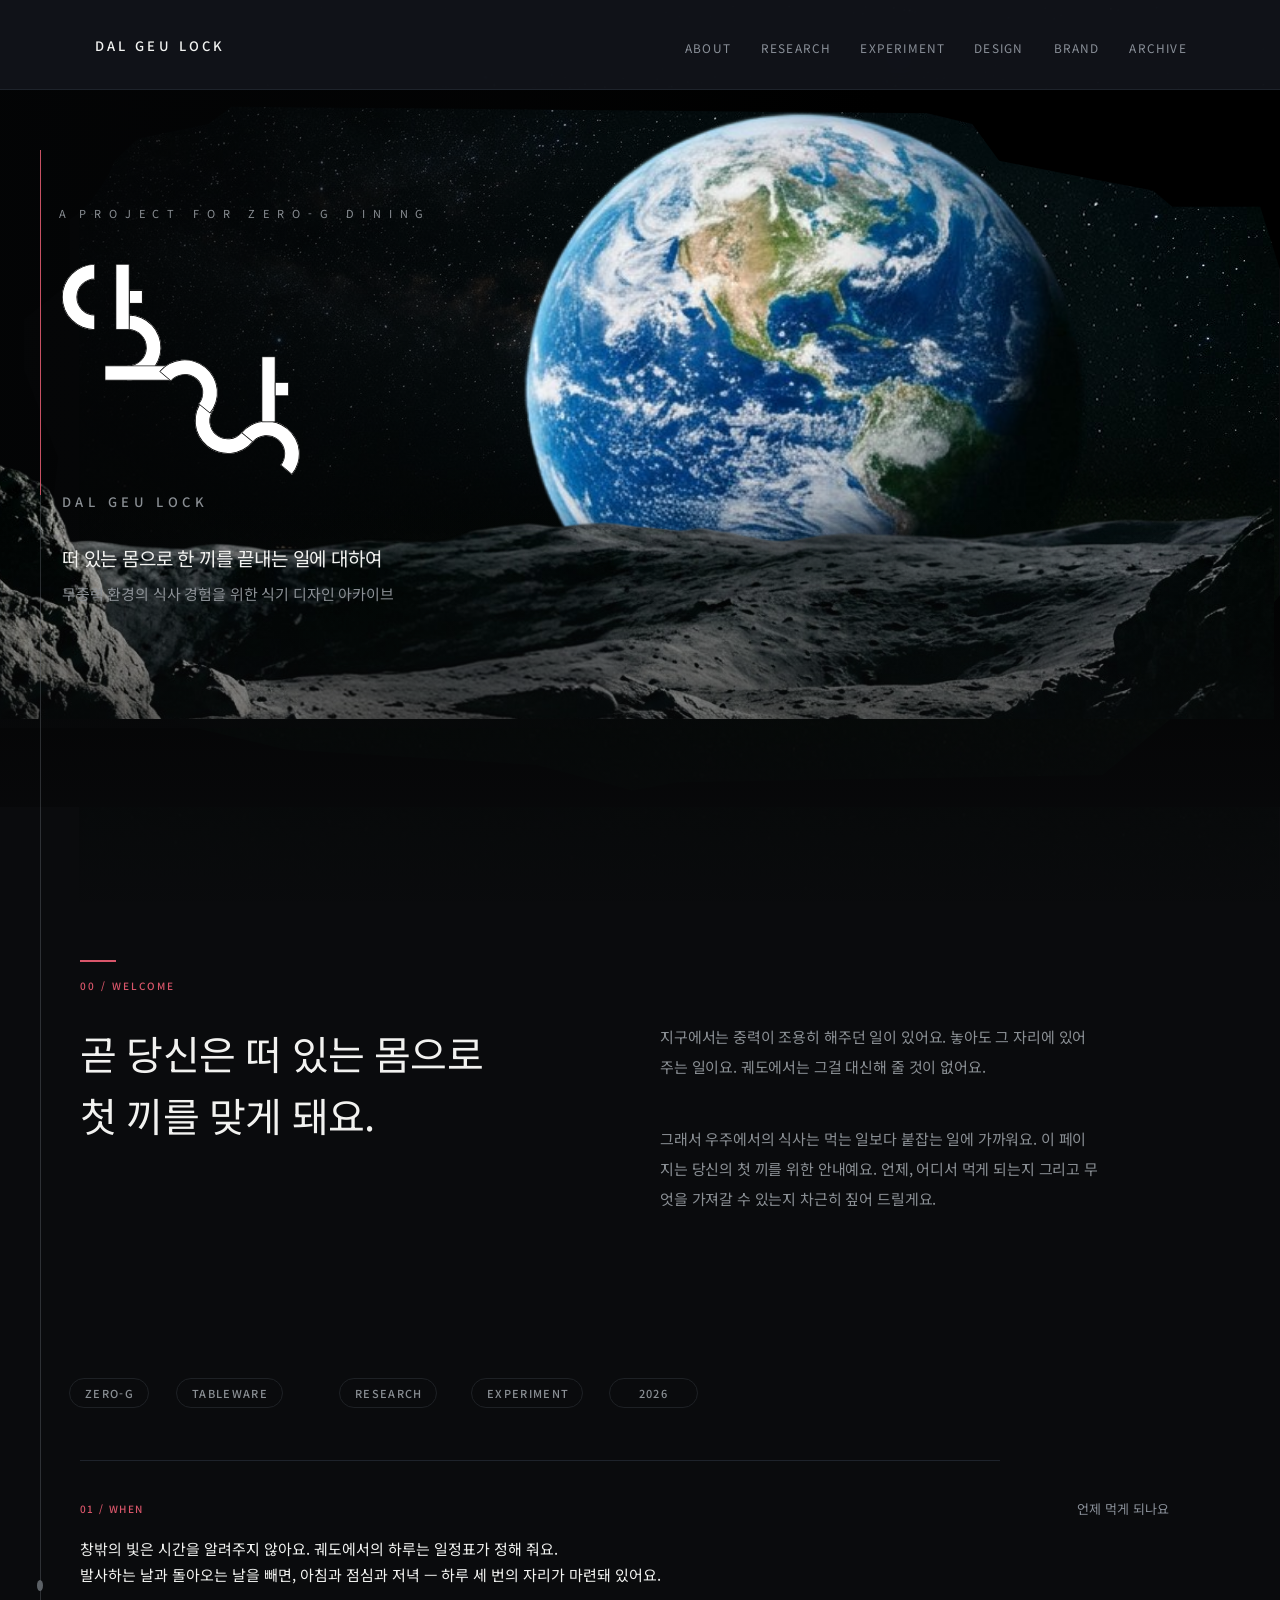
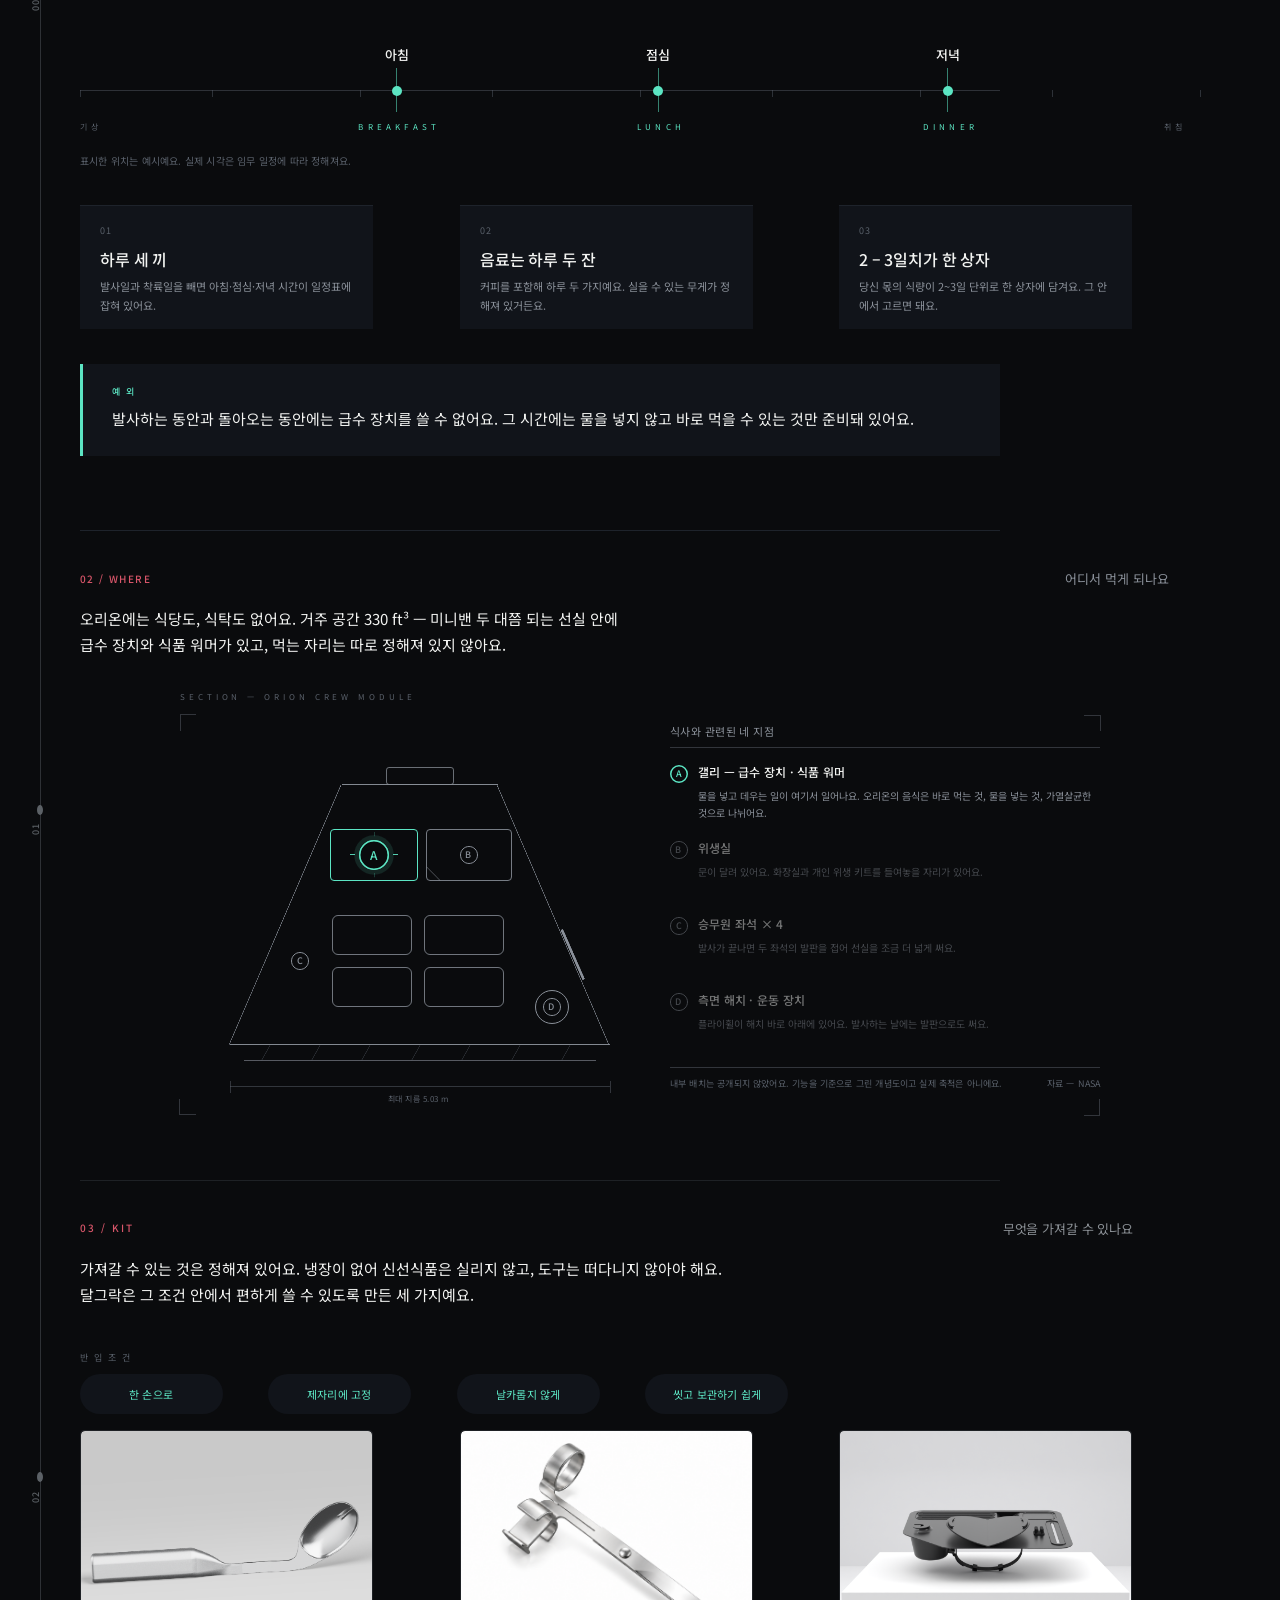
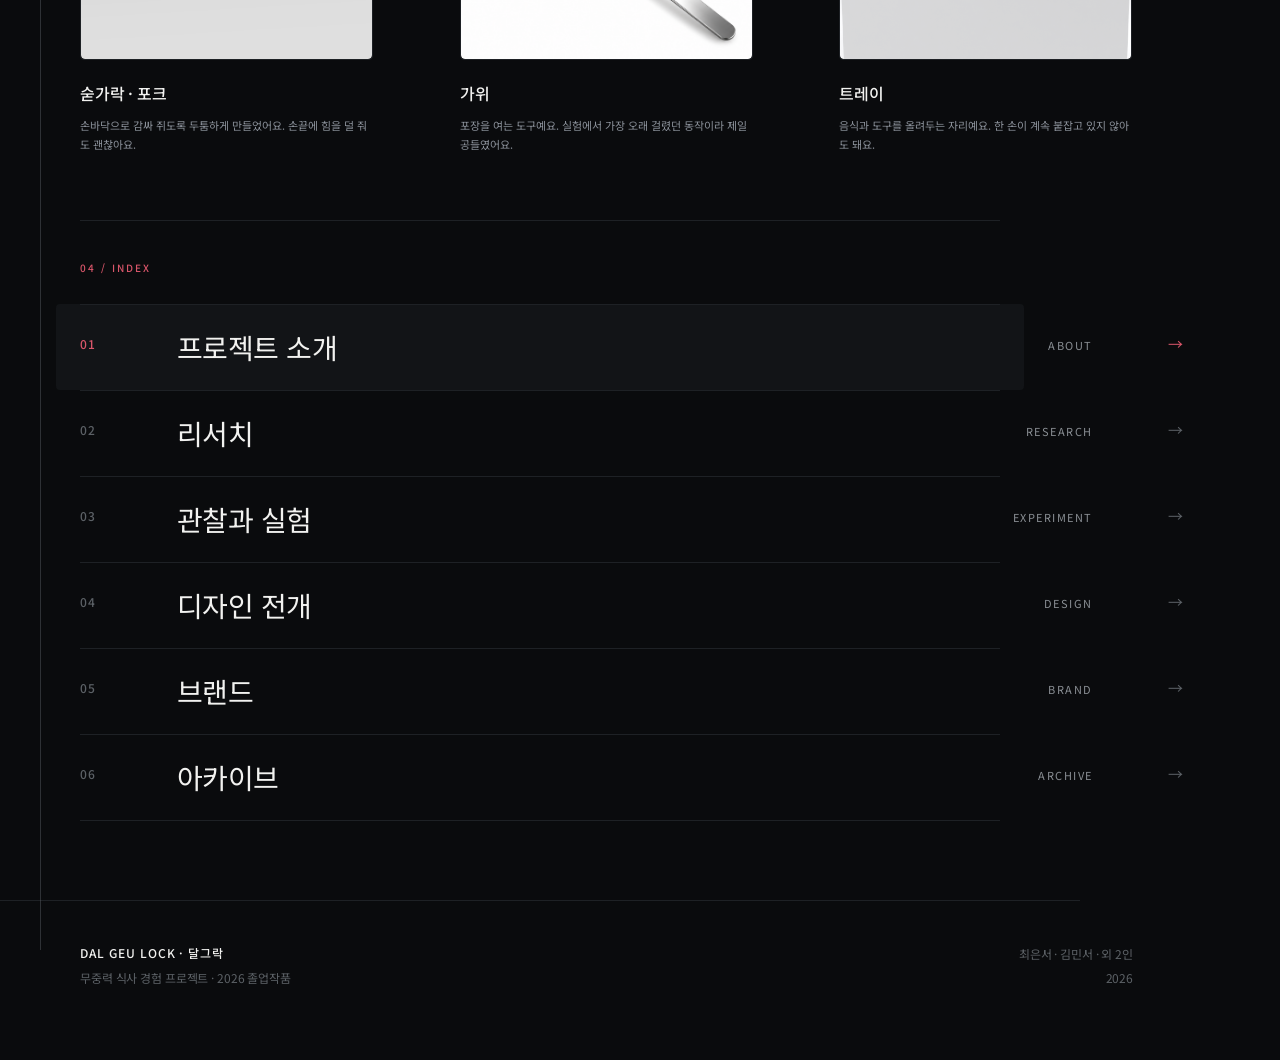
<file: index.html>
<!doctype html>
<!-- slop-ok: 10 em 대시는 피그마 원문(팀 작성) 문구를 그대로 옮긴 것 -->
<html lang="ko">
<head>
<meta charset="utf-8">
<meta name="viewport" content="width=device-width, initial-scale=1">
<title>달그락 · DAL GEU LOCK</title>
<meta name="description" content="무중력 환경의 식사 경험을 위한 식기 디자인 아카이브">
<link rel="preconnect" href="https://fonts.googleapis.com">
<link rel="preconnect" href="https://fonts.gstatic.com" crossorigin>
<link href="https://fonts.googleapis.com/css2?family=Noto+Sans+KR:wght@400;500&display=swap" rel="stylesheet">
<style>*,:after,:before{--tw-border-spacing-x:0;--tw-border-spacing-y:0;--tw-translate-x:0;--tw-translate-y:0;--tw-rotate:0;--tw-skew-x:0;--tw-skew-y:0;--tw-scale-x:1;--tw-scale-y:1;--tw-pan-x: ;--tw-pan-y: ;--tw-pinch-zoom: ;--tw-scroll-snap-strictness:proximity;--tw-gradient-from-position: ;--tw-gradient-via-position: ;--tw-gradient-to-position: ;--tw-ordinal: ;--tw-slashed-zero: ;--tw-numeric-figure: ;--tw-numeric-spacing: ;--tw-numeric-fraction: ;--tw-ring-inset: ;--tw-ring-offset-width:0px;--tw-ring-offset-color:#fff;--tw-ring-color:rgba(59,130,246,.5);--tw-ring-offset-shadow:0 0 #0000;--tw-ring-shadow:0 0 #0000;--tw-shadow:0 0 #0000;--tw-shadow-colored:0 0 #0000;--tw-blur: ;--tw-brightness: ;--tw-contrast: ;--tw-grayscale: ;--tw-hue-rotate: ;--tw-invert: ;--tw-saturate: ;--tw-sepia: ;--tw-drop-shadow: ;--tw-backdrop-blur: ;--tw-backdrop-brightness: ;--tw-backdrop-contrast: ;--tw-backdrop-grayscale: ;--tw-backdrop-hue-rotate: ;--tw-backdrop-invert: ;--tw-backdrop-opacity: ;--tw-backdrop-saturate: ;--tw-backdrop-sepia: ;--tw-contain-size: ;--tw-contain-layout: ;--tw-contain-paint: ;--tw-contain-style: }::backdrop{--tw-border-spacing-x:0;--tw-border-spacing-y:0;--tw-translate-x:0;--tw-translate-y:0;--tw-rotate:0;--tw-skew-x:0;--tw-skew-y:0;--tw-scale-x:1;--tw-scale-y:1;--tw-pan-x: ;--tw-pan-y: ;--tw-pinch-zoom: ;--tw-scroll-snap-strictness:proximity;--tw-gradient-from-position: ;--tw-gradient-via-position: ;--tw-gradient-to-position: ;--tw-ordinal: ;--tw-slashed-zero: ;--tw-numeric-figure: ;--tw-numeric-spacing: ;--tw-numeric-fraction: ;--tw-ring-inset: ;--tw-ring-offset-width:0px;--tw-ring-offset-color:#fff;--tw-ring-color:rgba(59,130,246,.5);--tw-ring-offset-shadow:0 0 #0000;--tw-ring-shadow:0 0 #0000;--tw-shadow:0 0 #0000;--tw-shadow-colored:0 0 #0000;--tw-blur: ;--tw-brightness: ;--tw-contrast: ;--tw-grayscale: ;--tw-hue-rotate: ;--tw-invert: ;--tw-saturate: ;--tw-sepia: ;--tw-drop-shadow: ;--tw-backdrop-blur: ;--tw-backdrop-brightness: ;--tw-backdrop-contrast: ;--tw-backdrop-grayscale: ;--tw-backdrop-hue-rotate: ;--tw-backdrop-invert: ;--tw-backdrop-opacity: ;--tw-backdrop-saturate: ;--tw-backdrop-sepia: ;--tw-contain-size: ;--tw-contain-layout: ;--tw-contain-paint: ;--tw-contain-style: }/*! tailwindcss v3.4.16 | MIT License | https://tailwindcss.com*/*,:after,:before{box-sizing:border-box;border:0 solid #e5e7eb}:after,:before{--tw-content:""}:host,html{line-height:1.5;-webkit-text-size-adjust:100%;-moz-tab-size:4;-o-tab-size:4;tab-size:4;font-family:ui-sans-serif,system-ui,sans-serif,Apple Color Emoji,Segoe UI Emoji,Segoe UI Symbol,Noto Color Emoji;font-feature-settings:normal;font-variation-settings:normal;-webkit-tap-highlight-color:transparent}body{margin:0;line-height:inherit}hr{height:0;color:inherit;border-top-width:1px}abbr:where([title]){-webkit-text-decoration:underline dotted;text-decoration:underline dotted}h1,h2,h3,h4,h5,h6{font-size:inherit;font-weight:inherit}a{color:inherit;text-decoration:inherit}b,strong{font-weight:bolder}code,kbd,pre,samp{font-family:ui-monospace,SFMono-Regular,Menlo,Monaco,Consolas,Liberation Mono,Courier New,monospace;font-feature-settings:normal;font-variation-settings:normal;font-size:1em}small{font-size:80%}sub,sup{font-size:75%;line-height:0;position:relative;vertical-align:baseline}sub{bottom:-.25em}sup{top:-.5em}table{text-indent:0;border-color:inherit;border-collapse:collapse}button,input,optgroup,select,textarea{font-family:inherit;font-feature-settings:inherit;font-variation-settings:inherit;font-size:100%;font-weight:inherit;line-height:inherit;letter-spacing:inherit;color:inherit;margin:0;padding:0}button,select{text-transform:none}button,input:where([type=button]),input:where([type=reset]),input:where([type=submit]){-webkit-appearance:button;background-color:transparent;background-image:none}:-moz-focusring{outline:auto}:-moz-ui-invalid{box-shadow:none}progress{vertical-align:baseline}::-webkit-inner-spin-button,::-webkit-outer-spin-button{height:auto}[type=search]{-webkit-appearance:textfield;outline-offset:-2px}::-webkit-search-decoration{-webkit-appearance:none}::-webkit-file-upload-button{-webkit-appearance:button;font:inherit}summary{display:list-item}blockquote,dd,dl,figure,h1,h2,h3,h4,h5,h6,hr,p,pre{margin:0}fieldset{margin:0}fieldset,legend{padding:0}menu,ol,ul{list-style:none;margin:0;padding:0}dialog{padding:0}textarea{resize:vertical}input::-moz-placeholder,textarea::-moz-placeholder{opacity:1;color:#9ca3af}input::placeholder,textarea::placeholder{opacity:1;color:#9ca3af}[role=button],button{cursor:pointer}:disabled{cursor:default}audio,canvas,embed,iframe,img,object,svg,video{display:block;vertical-align:middle}img,video{max-width:100%;height:auto}[hidden]:where(:not([hidden=until-found])){display:none}.pointer-events-none{pointer-events:none}.absolute{position:absolute}.relative{position:relative}.inset-0{inset:0}.inset-\[-0\.84px_0_0_0\]{inset:-.84px 0 0 0}.inset-\[-2\.53px_0_0_0\]{inset:-2.53px 0 0 0}.inset-\[2\.11\%_-3\.05\%_81\.05\%_0\]{inset:2.11% -3.05% 81.05% 0}.inset-\[2\.58\%_15\%_84\.37\%_40\.7\%\]{inset:2.58% 15% 84.37% 40.7%}.left-0{left:0}.left-1\/2{left:50%}.left-\[-15\.19px\]{left:-15.19px}.left-\[-2\.58\%\]{left:-2.58%}.left-\[-40\.5\%\]{left:-40.5%}.left-\[-9\.49\%\]{left:-9.49%}.left-\[0\.03\%\]{left:.03%}.left-\[0\.13\%\]{left:.13%}.left-\[100px\]{left:100px}.left-\[102px\]{left:102px}.left-\[104px\]{left:104px}.left-\[108\.79px\]{left:108.79px}.left-\[108\.84px\]{left:108.84px}.left-\[110\.53px\]{left:110.53px}.left-\[112px\]{left:112px}.left-\[120px\]{left:120px}.left-\[124px\]{left:124px}.left-\[126\.56px\]{left:126.56px}.left-\[128\.25px\]{left:128.25px}.left-\[136\.69px\]{left:136.69px}.left-\[143\.44px\]{left:143.44px}.left-\[150px\]{left:150px}.left-\[151\.03px\]{left:151.03px}.left-\[152\.72px\]{left:152.72px}.left-\[160\.31px\]{left:160.31px}.left-\[163\.69px\]{left:163.69px}.left-\[168\.75px\]{left:168.75px}.left-\[173\.81px\]{left:173.81px}.left-\[175\.5px\]{left:175.5px}.left-\[178px\]{left:178px}.left-\[179\.72px\]{left:179.72px}.left-\[194\.91px\]{left:194.91px}.left-\[205\.88px\]{left:205.88px}.left-\[207\.56px\]{left:207.56px}.left-\[216px\]{left:216px}.left-\[226px\]{left:226px}.left-\[235px\]{left:235px}.left-\[236\.25px\]{left:236.25px}.left-\[237\.09px\]{left:237.09px}.left-\[240\.89px\]{left:240.89px}.left-\[249px\]{left:249px}.left-\[25\.31px\]{left:25.31px}.left-\[267px\]{left:267px}.left-\[268\.31px\]{left:268.31px}.left-\[279\.28px\]{left:279.28px}.left-\[281px\]{left:281px}.left-\[299\.53px\]{left:299.53px}.left-\[306\.28px\]{left:306.28px}.left-\[307px\]{left:307px}.left-\[31\.64px\]{left:31.64px}.left-\[310\.92px\]{left:310.92px}.left-\[315px\]{left:315px}.left-\[320\.63px\]{left:320.63px}.left-\[321\.47px\]{left:321.47px}.left-\[33\.75px\]{left:33.75px}.left-\[333px\]{left:333px}.left-\[335px\]{left:335px}.left-\[352px\]{left:352px}.left-\[360px\]{left:360px}.left-\[362\.81px\]{left:362.81px}.left-\[372px\]{left:372px}.left-\[374px\]{left:374px}.left-\[376px\]{left:376px}.left-\[381px\]{left:381px}.left-\[390px\]{left:390px}.left-\[393px\]{left:393px}.left-\[403px\]{left:403px}.left-\[404px\]{left:404px}.left-\[411px\]{left:411px}.left-\[413\.44px\]{left:413.44px}.left-\[413px\]{left:413px}.left-\[415px\]{left:415px}.left-\[418\.08px\]{left:418.08px}.left-\[418\.5px\]{left:418.5px}.left-\[42\.19px\]{left:42.19px}.left-\[437\.06px\]{left:437.06px}.left-\[454px\]{left:454px}.left-\[463px\]{left:463px}.left-\[468px\]{left:468px}.left-\[47\.25px\]{left:47.25px}.left-\[472px\]{left:472px}.left-\[49\.78px\]{left:49.78px}.left-\[490px\]{left:490px}.left-\[494px\]{left:494px}.left-\[502px\]{left:502px}.left-\[52\.31px\]{left:52.31px}.left-\[520px\]{left:520px}.left-\[523px\]{left:523px}.left-\[536px\]{left:536px}.left-\[537px\]{left:537px}.left-\[539px\]{left:539px}.left-\[545px\]{left:545px}.left-\[548px\]{left:548px}.left-\[54px\]{left:54px}.left-\[550px\]{left:550px}.left-\[559px\]{left:559px}.left-\[560px\]{left:560px}.left-\[568px\]{left:568px}.left-\[570px\]{left:570px}.left-\[574px\]{left:574px}.left-\[577px\]{left:577px}.left-\[578px\]{left:578px}.left-\[58\.22px\]{left:58.22px}.left-\[586px\]{left:586px}.left-\[58px\]{left:58px}.left-\[590px\]{left:590px}.left-\[6\.2\%\]{left:6.2%}.left-\[606\.01px\]{left:606.01px}.left-\[620px\]{left:620px}.left-\[632px\]{left:632px}.left-\[641px\]{left:641px}.left-\[642px\]{left:642px}.left-\[655px\]{left:655px}.left-\[660px\]{left:660px}.left-\[67\.5px\]{left:67.5px}.left-\[68\.34px\]{left:68.34px}.left-\[681px\]{left:681px}.left-\[686px\]{left:686px}.left-\[691px\]{left:691px}.left-\[700px\]{left:700px}.left-\[702px\]{left:702px}.left-\[706px\]{left:706px}.left-\[71\.72px\]{left:71.72px}.left-\[714px\]{left:714px}.left-\[720px\]{left:720px}.left-\[724px\]{left:724px}.left-\[725px\]{left:725px}.left-\[726px\]{left:726px}.left-\[728px\]{left:728px}.left-\[731\.53px\]{left:731.53px}.left-\[750px\]{left:750px}.left-\[760px\]{left:760px}.left-\[762\.75px\]{left:762.75px}.left-\[762px\]{left:762px}.left-\[776\.25px\]{left:776.25px}.left-\[776px\]{left:776px}.left-\[777px\]{left:777px}.left-\[785px\]{left:785px}.left-\[791px\]{left:791px}.left-\[795px\]{left:795px}.left-\[800px\]{left:800px}.left-\[803px\]{left:803px}.left-\[805px\]{left:805px}.left-\[809px\]{left:809px}.left-\[80px\]{left:80px}.left-\[821px\]{left:821px}.left-\[822px\]{left:822px}.left-\[828px\]{left:828px}.left-\[838px\]{left:838px}.left-\[84\.38px\]{left:84.38px}.left-\[842px\]{left:842px}.left-\[846px\]{left:846px}.left-\[849px\]{left:849px}.left-\[84px\]{left:84px}.left-\[855px\]{left:855px}.left-\[859px\]{left:859px}.left-\[860px\]{left:860px}.left-\[863px\]{left:863px}.left-\[865px\]{left:865px}.left-\[868px\]{left:868px}.left-\[869px\]{left:869px}.left-\[880px\]{left:880px}.left-\[889px\]{left:889px}.left-\[891\.25px\]{left:891.25px}.left-\[892px\]{left:892px}.left-\[93\.66px\]{left:93.66px}.left-\[94\.5px\]{left:94.5px}.left-\[94px\]{left:94px}.left-\[953px\]{left:953px}.left-\[964px\]{left:964px}.left-\[98\.72px\]{left:98.72px}.left-\[98px\]{left:98px}.left-\[calc\(100\%-67\.5px\)\]{left:calc(100% - 67.5px)}.left-\[calc\(16\.67\%\+46\.12px\)\]{left:calc(16.67% + 46.12px)}.left-\[calc\(16\.67\%\+79\.03px\)\]{left:calc(16.67% + 79.03px)}.left-\[calc\(25\%\+32\.32px\)\]{left:calc(25% + 32.32px)}.left-\[calc\(25\%\+33\.75px\)\]{left:calc(25% + 33.75px)}.left-\[calc\(25\%\+54\.67px\)\]{left:calc(25% + 54.67px)}.left-\[calc\(25\%\+60\.58px\)\]{left:calc(25% + 60.58px)}.left-\[calc\(25\%\+64\.38px\)\]{left:calc(25% + 64.38px)}.left-\[calc\(29\.17\%\+12\.37px\)\]{left:calc(29.17% + 12.37px)}.left-\[calc\(29\.17\%-15\.47px\)\]{left:calc(29.17% - 15.47px)}.left-\[calc\(33\.33\%\+25\.59px\)\]{left:calc(33.33% + 25.59px)}.left-\[calc\(33\.33\%\+28\.12px\)\]{left:calc(33.33% + 28.12px)}.left-\[calc\(33\.33\%\+28\.97px\)\]{left:calc(33.33% + 28.97px)}.left-\[calc\(33\.33\%\+37\.41px\)\]{left:calc(33.33% + 37.41px)}.left-\[calc\(33\.33\%\+45px\)\]{left:calc(33.33% + 45px)}.left-\[calc\(33\.33\%\+50\.91px\)\]{left:calc(33.33% + 50.91px)}.left-\[calc\(33\.33\%\+55\.12px\)\]{left:calc(33.33% + 55.12px)}.left-\[calc\(33\.33\%\+58\.5px\)\]{left:calc(33.33% + 58.5px)}.left-\[calc\(41\.67\%\+64px\)\]{left:calc(41.67% + 64px)}.left-\[calc\(50\%\+11\.31px\)\]{left:calc(50% + 11.31px)}.left-\[calc\(50\%\+15\.1px\)\]{left:calc(50% + 15.1px)}.left-\[calc\(50\%\+16\.88px\)\]{left:calc(50% + 16.88px)}.left-\[calc\(50\%\+27\.84px\)\]{left:calc(50% + 27.84px)}.left-\[calc\(50\%\+38px\)\]{left:calc(50% + 38px)}.left-\[calc\(50\%\+4\.22px\)\]{left:calc(50% + 4.22px)}.left-\[calc\(50\%\+5\.4px\)\]{left:calc(50% + 5.4px)}.left-\[calc\(50\%-1px\)\]{left:calc(50% - 1px)}.left-\[calc\(50\%-2\.62px\)\]{left:calc(50% - 2.62px)}.left-\[calc\(58\.33\%\+12px\)\]{left:calc(58.33% + 12px)}.left-\[calc\(58\.33\%\+21\.38px\)\]{left:calc(58.33% + 21.38px)}.left-\[calc\(66\.67\%\+202\.22px\)\]{left:calc(66.67% + 202.22px)}.left-\[calc\(66\.67\%\+235\.97px\)\]{left:calc(66.67% + 235.97px)}.left-\[calc\(66\.67\%\+4\.78px\)\]{left:calc(66.67% + 4.78px)}.left-\[calc\(66\.67\%\+6px\)\]{left:calc(66.67% + 6px)}.left-\[calc\(66\.67\%-12\.09px\)\]{left:calc(66.67% - 12.09px)}.left-\[calc\(75\%\+12px\)\]{left:calc(75% + 12px)}.left-\[calc\(75\%-10\.88px\)\]{left:calc(75% - 10.88px)}.left-\[calc\(75\%-14\.68px\)\]{left:calc(75% - 14.68px)}.left-\[calc\(75\%-20\.59px\)\]{left:calc(75% - 20.59px)}.left-\[calc\(75\%-31\.56px\)\]{left:calc(75% - 31.56px)}.left-\[calc\(75\%-33\.75px\)\]{left:calc(75% - 33.75px)}.left-\[calc\(8\.33\%\+58\.5px\)\]{left:calc(8.33% + 58.5px)}.left-\[calc\(8\.33\%\+59\.34px\)\]{left:calc(8.33% + 59.34px)}.left-\[calc\(8\.33\%\+61\.87px\)\]{left:calc(8.33% + 61.87px)}.left-\[calc\(8\.33\%\+72px\)\]{left:calc(8.33% + 72px)}.left-\[calc\(8\.33\%\+88\.87px\)\]{left:calc(8.33% + 88.87px)}.left-\[calc\(83\.33\%\+8\.72px\)\]{left:calc(83.33% + 8.72px)}.left-\[calc\(83\.33\%-1\.41px\)\]{left:calc(83.33% - 1.41px)}.left-\[calc\(83\.33\%-11px\)\]{left:calc(83.33% - 11px)}.left-\[calc\(83\.33\%-12\.37px\)\]{left:calc(83.33% - 12.37px)}.left-\[calc\(91\.67\%\+8\.16px\)\]{left:calc(91.67% + 8.16px)}.left-\[calc\(91\.67\%-37px\)\]{left:calc(91.67% - 37px)}.left-\[calc\(91\.67\%-7\.88px\)\]{left:calc(91.67% - 7.88px)}.right-\[0\.05\%\]{right:.05%}.right-\[0\.47\%\]{right:.47%}.top-0{top:0}.top-\[-0\.11\%\]{top:-.11%}.top-\[-0\.14\%\]{top:-.14%}.top-\[-13\.37\%\]{top:-13.37%}.top-\[-20\.25px\]{top:-20.25px}.top-\[-8\.08\%\]{top:-8.08%}.top-\[1016px\]{top:1016px}.top-\[1022px\]{top:1022px}.top-\[104\.63px\]{top:104.63px}.top-\[1040px\]{top:1040px}.top-\[1046px\]{top:1046px}.top-\[105\.47px\]{top:105.47px}.top-\[106\.31px\]{top:106.31px}.top-\[1060px\]{top:1060px}.top-\[1080px\]{top:1080px}.top-\[108px\]{top:108px}.top-\[1096px\]{top:1096px}.top-\[110\.53px\]{top:110.53px}.top-\[1104px\]{top:1104px}.top-\[112\.22px\]{top:112.22px}.top-\[1136px\]{top:1136px}.top-\[1140px\]{top:1140px}.top-\[1156px\]{top:1156px}.top-\[1162\.69px\]{top:1162.69px}.top-\[1164px\]{top:1164px}.top-\[1168\.59px\]{top:1168.59px}.top-\[1176px\]{top:1176px}.top-\[118\.13px\]{top:118.13px}.top-\[1190px\]{top:1190px}.top-\[1196px\]{top:1196px}.top-\[1200px\]{top:1200px}.top-\[1204px\]{top:1204px}.top-\[1220px\]{top:1220px}.top-\[1226px\]{top:1226px}.top-\[1231\.88px\]{top:1231.88px}.top-\[1232px\]{top:1232px}.top-\[124\.88px\]{top:124.88px}.top-\[1240px\]{top:1240px}.top-\[1244px\]{top:1244px}.top-\[1250px\]{top:1250px}.top-\[126\.56px\]{top:126.56px}.top-\[1262px\]{top:1262px}.top-\[1263\.94px\]{top:1263.94px}.top-\[1265\.63px\]{top:1265.63px}.top-\[1268px\]{top:1268px}.top-\[1270px\]{top:1270px}.top-\[128\.25px\]{top:128.25px}.top-\[1280px\]{top:1280px}.top-\[1284px\]{top:1284px}.top-\[1294px\]{top:1294px}.top-\[1296px\]{top:1296px}.top-\[1304px\]{top:1304px}.top-\[1326px\]{top:1326px}.top-\[133\.31px\]{top:133.31px}.top-\[1333\.36px\]{top:1333.36px}.top-\[1342\.02px\]{top:1342.02px}.top-\[1360px\]{top:1360px}.top-\[1374px\]{top:1374px}.top-\[1387\.13px\]{top:1387.13px}.top-\[1395px\]{top:1395px}.top-\[1400px\]{top:1400px}.top-\[1407\.38px\]{top:1407.38px}.top-\[1418px\]{top:1418px}.top-\[1422\.56px\]{top:1422.56px}.top-\[1425\.94px\]{top:1425.94px}.top-\[1440px\]{top:1440px}.top-\[1444px\]{top:1444px}.top-\[1451\.25px\]{top:1451.25px}.top-\[1454px\]{top:1454px}.top-\[1460px\]{top:1460px}.top-\[1470px\]{top:1470px}.top-\[1476px\]{top:1476px}.top-\[1478\.25px\]{top:1478.25px}.top-\[1481px\]{top:1481px}.top-\[1484px\]{top:1484px}.top-\[1485px\]{top:1485px}.top-\[1516px\]{top:1516px}.top-\[1522\.97px\]{top:1522.97px}.top-\[1538\.16px\]{top:1538.16px}.top-\[1540px\]{top:1540px}.top-\[1556\.72px\]{top:1556.72px}.top-\[1556px\]{top:1556px}.top-\[1562px\]{top:1562px}.top-\[1566px\]{top:1566px}.top-\[1572px\]{top:1572px}.top-\[1583\.72px\]{top:1583.72px}.top-\[1598px\]{top:1598px}.top-\[1600px\]{top:1600px}.top-\[1602px\]{top:1602px}.top-\[160px\]{top:160px}.top-\[1620px\]{top:1620px}.top-\[1622px\]{top:1622px}.top-\[1630px\]{top:1630px}.top-\[1632px\]{top:1632px}.top-\[1646px\]{top:1646px}.top-\[1652px\]{top:1652px}.top-\[1657\.13px\]{top:1657.13px}.top-\[1662px\]{top:1662px}.top-\[1674px\]{top:1674px}.top-\[168\.75px\]{top:168.75px}.top-\[1680px\]{top:1680px}.top-\[1682px\]{top:1682px}.top-\[1692\.56px\]{top:1692.56px}.top-\[170\.44px\]{top:170.44px}.top-\[1700px\]{top:1700px}.top-\[1706px\]{top:1706px}.top-\[1712px\]{top:1712px}.top-\[172\.13px\]{top:172.13px}.top-\[1740px\]{top:1740px}.top-\[1742px\]{top:1742px}.top-\[1760px\]{top:1760px}.top-\[1780px\]{top:1780px}.top-\[1786px\]{top:1786px}.top-\[1792px\]{top:1792px}.top-\[1794px\]{top:1794px}.top-\[1796px\]{top:1796px}.top-\[1797\.19px\]{top:1797.19px}.top-\[181\.41px\]{top:181.41px}.top-\[1822px\]{top:1822px}.top-\[1829\.25px\]{top:1829.25px}.top-\[1830\.94px\]{top:1830.94px}.top-\[1840px\]{top:1840px}.top-\[1846px\]{top:1846px}.top-\[1860px\]{top:1860px}.top-\[1861\.31px\]{top:1861.31px}.top-\[1862px\]{top:1862px}.top-\[1880px\]{top:1880px}.top-\[189px\]{top:189px}.top-\[1912px\]{top:1912px}.top-\[1926px\]{top:1926px}.top-\[1928px\]{top:1928px}.top-\[1940px\]{top:1940px}.top-\[1953\.28px\]{top:1953.28px}.top-\[196px\]{top:196px}.top-\[1970px\]{top:1970px}.top-\[1978px\]{top:1978px}.top-\[199\.97px\]{top:199.97px}.top-\[1992px\]{top:1992px}.top-\[1994px\]{top:1994px}.top-\[2\.53px\]{top:2.53px}.top-\[2000px\]{top:2000px}.top-\[201\.66px\]{top:201.66px}.top-\[2028px\]{top:2028px}.top-\[2029\.15px\]{top:2029.15px}.top-\[2037\.81px\]{top:2037.81px}.top-\[2060px\]{top:2060px}.top-\[2068px\]{top:2068px}.top-\[2080px\]{top:2080px}.top-\[2088px\]{top:2088px}.top-\[2100px\]{top:2100px}.top-\[212\.63px\]{top:212.63px}.top-\[2120px\]{top:2120px}.top-\[2144px\]{top:2144px}.top-\[2180px\]{top:2180px}.top-\[2214px\]{top:2214px}.top-\[2216px\]{top:2216px}.top-\[222\.75px\]{top:222.75px}.top-\[2251px\]{top:2251px}.top-\[2254px\]{top:2254px}.top-\[2262px\]{top:2262px}.top-\[2264px\]{top:2264px}.top-\[2276px\]{top:2276px}.top-\[2300px\]{top:2300px}.top-\[232\.03px\]{top:232.03px}.top-\[232\.88px\]{top:232.88px}.top-\[2330px\]{top:2330px}.top-\[234\.56px\]{top:234.56px}.top-\[2345\.63px\]{top:2345.63px}.top-\[2346px\]{top:2346px}.top-\[236\.25px\]{top:236.25px}.top-\[2360px\]{top:2360px}.top-\[2368px\]{top:2368px}.top-\[2370px\]{top:2370px}.top-\[2379\.38px\]{top:2379.38px}.top-\[238\.78px\]{top:238.78px}.top-\[2380px\]{top:2380px}.top-\[240\.47px\]{top:240.47px}.top-\[2400px\]{top:2400px}.top-\[2406px\]{top:2406px}.top-\[2409\.75px\]{top:2409.75px}.top-\[2412px\]{top:2412px}.top-\[2426px\]{top:2426px}.top-\[2432px\]{top:2432px}.top-\[244\.53px\]{top:244.53px}.top-\[2442px\]{top:2442px}.top-\[2450px\]{top:2450px}.top-\[2460px\]{top:2460px}.top-\[2462px\]{top:2462px}.top-\[2476px\]{top:2476px}.top-\[2480px\]{top:2480px}.top-\[2482px\]{top:2482px}.top-\[2489\.06px\]{top:2489.06px}.top-\[2506px\]{top:2506px}.top-\[2509\.31px\]{top:2509.31px}.top-\[2512px\]{top:2512px}.top-\[2517\.75px\]{top:2517.75px}.top-\[253\.13px\]{top:253.13px}.top-\[2530px\]{top:2530px}.top-\[2542px\]{top:2542px}.top-\[2556\.56px\]{top:2556.56px}.top-\[2557\.41px\]{top:2557.41px}.top-\[2560px\]{top:2560px}.top-\[2592\.13px\]{top:2592.13px}.top-\[2600\.79px\]{top:2600.79px}.top-\[2660px\]{top:2660px}.top-\[2680px\]{top:2680px}.top-\[2716px\]{top:2716px}.top-\[2740px\]{top:2740px}.top-\[2767\.5px\]{top:2767.5px}.top-\[2774px\]{top:2774px}.top-\[278\.44px\]{top:278.44px}.top-\[2786px\]{top:2786px}.top-\[2797\.88px\]{top:2797.88px}.top-\[27px\]{top:27px}.top-\[2832px\]{top:2832px}.top-\[2860px\]{top:2860px}.top-\[2885\.63px\]{top:2885.63px}.top-\[2886px\]{top:2886px}.top-\[2894px\]{top:2894px}.top-\[291\.94px\]{top:291.94px}.top-\[2914px\]{top:2914px}.top-\[2919\.38px\]{top:2919.38px}.top-\[2932px\]{top:2932px}.top-\[2940px\]{top:2940px}.top-\[2950px\]{top:2950px}.top-\[2956\.5px\]{top:2956.5px}.top-\[296px\]{top:296px}.top-\[2976\.75px\]{top:2976.75px}.top-\[2976px\]{top:2976px}.top-\[297px\]{top:297px}.top-\[2980\.13px\]{top:2980.13px}.top-\[2981\.81px\]{top:2981.81px}.top-\[2982px\]{top:2982px}.top-\[2983\.5px\]{top:2983.5px}.top-\[29px\]{top:29px}.top-\[3000px\]{top:3000px}.top-\[3012px\]{top:3012px}.top-\[3016px\]{top:3016px}.top-\[3026px\]{top:3026px}.top-\[3029\.06px\]{top:3029.06px}.top-\[3030px\]{top:3030px}.top-\[3032px\]{top:3032px}.top-\[3049\.31px\]{top:3049.31px}.top-\[305\.44px\]{top:305.44px}.top-\[3052\.69px\]{top:3052.69px}.top-\[3054\.38px\]{top:3054.38px}.top-\[3056\.06px\]{top:3056.06px}.top-\[3062px\]{top:3062px}.top-\[308\.81px\]{top:308.81px}.top-\[3080px\]{top:3080px}.top-\[3100px\]{top:3100px}.top-\[3101\.63px\]{top:3101.63px}.top-\[3106px\]{top:3106px}.top-\[3108px\]{top:3108px}.top-\[3112px\]{top:3112px}.top-\[3121\.88px\]{top:3121.88px}.top-\[3125\.25px\]{top:3125.25px}.top-\[3126\.94px\]{top:3126.94px}.top-\[3128\.63px\]{top:3128.63px}.top-\[313\.88px\]{top:313.88px}.top-\[3142px\]{top:3142px}.top-\[3154px\]{top:3154px}.top-\[3160px\]{top:3160px}.top-\[317\.25px\]{top:317.25px}.top-\[3174\.19px\]{top:3174.19px}.top-\[318\.94px\]{top:318.94px}.top-\[3194\.44px\]{top:3194.44px}.top-\[3197\.81px\]{top:3197.81px}.top-\[3199\.5px\]{top:3199.5px}.top-\[31px\]{top:31px}.top-\[3201\.19px\]{top:3201.19px}.top-\[3220px\]{top:3220px}.top-\[3246\.75px\]{top:3246.75px}.top-\[324px\]{top:324px}.top-\[3267px\]{top:3267px}.top-\[3270\.38px\]{top:3270.38px}.top-\[3272\.06px\]{top:3272.06px}.top-\[3273\.75px\]{top:3273.75px}.top-\[3280px\]{top:3280px}.top-\[3296px\]{top:3296px}.top-\[3316px\]{top:3316px}.top-\[3319\.31px\]{top:3319.31px}.top-\[3320px\]{top:3320px}.top-\[3330px\]{top:3330px}.top-\[3339\.56px\]{top:3339.56px}.top-\[3342\.94px\]{top:3342.94px}.top-\[3344\.63px\]{top:3344.63px}.top-\[3346\.31px\]{top:3346.31px}.top-\[3346px\]{top:3346px}.top-\[3352px\]{top:3352px}.top-\[337\.5px\]{top:337.5px}.top-\[3370px\]{top:3370px}.top-\[3382px\]{top:3382px}.top-\[3391\.88px\]{top:3391.88px}.top-\[3400px\]{top:3400px}.top-\[3420px\]{top:3420px}.top-\[3438px\]{top:3438px}.top-\[3459\.38px\]{top:3459.38px}.top-\[3464px\]{top:3464px}.top-\[3470px\]{top:3470px}.top-\[3488px\]{top:3488px}.top-\[3496\.5px\]{top:3496.5px}.top-\[3506px\]{top:3506px}.top-\[3508px\]{top:3508px}.top-\[3512px\]{top:3512px}.top-\[3516\.75px\]{top:3516.75px}.top-\[3590px\]{top:3590px}.top-\[3616px\]{top:3616px}.top-\[3622px\]{top:3622px}.top-\[3630px\]{top:3630px}.top-\[3640px\]{top:3640px}.top-\[3652px\]{top:3652px}.top-\[3662px\]{top:3662px}.top-\[3666px\]{top:3666px}.top-\[3670px\]{top:3670px}.top-\[3682px\]{top:3682px}.top-\[3686px\]{top:3686px}.top-\[3708px\]{top:3708px}.top-\[3710px\]{top:3710px}.top-\[3736px\]{top:3736px}.top-\[3742px\]{top:3742px}.top-\[3772px\]{top:3772px}.top-\[3790px\]{top:3790px}.top-\[3820px\]{top:3820px}.top-\[3830px\]{top:3830px}.top-\[3850px\]{top:3850px}.top-\[3856px\]{top:3856px}.top-\[3862px\]{top:3862px}.top-\[3870px\]{top:3870px}.top-\[3872px\]{top:3872px}.top-\[3892px\]{top:3892px}.top-\[3896px\]{top:3896px}.top-\[3944px\]{top:3944px}.top-\[3952px\]{top:3952px}.top-\[3957px\]{top:3957px}.top-\[3980px\]{top:3980px}.top-\[3990px\]{top:3990px}.top-\[40\.5px\]{top:40.5px}.top-\[4020px\]{top:4020px}.top-\[4086px\]{top:4086px}.top-\[4104px\]{top:4104px}.top-\[4130px\]{top:4130px}.top-\[4140px\]{top:4140px}.top-\[415\.13px\]{top:415.13px}.top-\[4166px\]{top:4166px}.top-\[4172px\]{top:4172px}.top-\[4180px\]{top:4180px}.top-\[42\.19px\]{top:42.19px}.top-\[4202px\]{top:4202px}.top-\[420px\]{top:420px}.top-\[4220px\]{top:4220px}.top-\[422px\]{top:422px}.top-\[4246px\]{top:4246px}.top-\[4280px\]{top:4280px}.top-\[4296px\]{top:4296px}.top-\[43\.88px\]{top:43.88px}.top-\[4318px\]{top:4318px}.top-\[4344px\]{top:4344px}.top-\[4350px\]{top:4350px}.top-\[4394px\]{top:4394px}.top-\[4400px\]{top:4400px}.top-\[440px\]{top:440px}.top-\[4480px\]{top:4480px}.top-\[4516px\]{top:4516px}.top-\[4546px\]{top:4546px}.top-\[4560px\]{top:4560px}.top-\[457\.31px\]{top:457.31px}.top-\[4610px\]{top:4610px}.top-\[4640px\]{top:4640px}.top-\[4668px\]{top:4668px}.top-\[466px\]{top:466px}.top-\[4680px\]{top:4680px}.top-\[4700px\]{top:4700px}.top-\[4708px\]{top:4708px}.top-\[4724px\]{top:4724px}.top-\[472px\]{top:472px}.top-\[4750px\]{top:4750px}.top-\[4754px\]{top:4754px}.top-\[4760px\]{top:4760px}.top-\[4780px\]{top:4780px}.top-\[4784px\]{top:4784px}.top-\[4808px\]{top:4808px}.top-\[4848px\]{top:4848px}.top-\[4880px\]{top:4880px}.top-\[489\.38px\]{top:489.38px}.top-\[4900px\]{top:4900px}.top-\[4904px\]{top:4904px}.top-\[4924px\]{top:4924px}.top-\[4928px\]{top:4928px}.top-\[502px\]{top:502px}.top-\[5030px\]{top:5030px}.top-\[5052px\]{top:5052px}.top-\[5076px\]{top:5076px}.top-\[5110px\]{top:5110px}.top-\[5140px\]{top:5140px}.top-\[5168px\]{top:5168px}.top-\[5190px\]{top:5190px}.top-\[5208px\]{top:5208px}.top-\[520px\]{top:520px}.top-\[5220px\]{top:5220px}.top-\[5248px\]{top:5248px}.top-\[5260px\]{top:5260px}.top-\[5284px\]{top:5284px}.top-\[5288px\]{top:5288px}.top-\[52px\]{top:52px}.top-\[5340px\]{top:5340px}.top-\[5364px\]{top:5364px}.top-\[59\.06px\]{top:59.06px}.top-\[6\.75px\]{top:6.75px}.top-\[60\.75px\]{top:60.75px}.top-\[698px\]{top:698px}.top-\[700px\]{top:700px}.top-\[712px\]{top:712px}.top-\[716px\]{top:716px}.top-\[724px\]{top:724px}.top-\[756px\]{top:756px}.top-\[75px\]{top:75px}.top-\[762px\]{top:762px}.top-\[784px\]{top:784px}.top-\[790px\]{top:790px}.top-\[810px\]{top:810px}.top-\[816px\]{top:816px}.top-\[825\.19px\]{top:825.19px}.top-\[828px\]{top:828px}.top-\[836px\]{top:836px}.top-\[862\.31px\]{top:862.31px}.top-\[870px\]{top:870px}.top-\[874px\]{top:874px}.top-\[885px\]{top:885px}.top-\[890px\]{top:890px}.top-\[9\.66\%\]{top:9.66%}.top-\[900px\]{top:900px}.top-\[914px\]{top:914px}.top-\[920px\]{top:920px}.top-\[926px\]{top:926px}.top-\[932px\]{top:932px}.top-\[946px\]{top:946px}.top-\[948\.38px\]{top:948.38px}.top-\[96\.19px\]{top:96.19px}.top-\[960px\]{top:960px}.top-\[962px\]{top:962px}.top-\[98\.72px\]{top:98.72px}.top-\[980px\]{top:980px}.top-\[986px\]{top:986px}.top-\[992px\]{top:992px}.top-\[calc\(50\%-1312\.03px\)\]{top:calc(50% - 1312.03px)}.top-\[calc\(50\%-1414\.19px\)\]{top:calc(50% - 1414.19px)}.top-\[calc\(50\%-621\.84px\)\]{top:calc(50% - 621.84px)}.top-\[calc\(50\%-628\.59px\)\]{top:calc(50% - 628.59px)}.mb-0{margin-bottom:0}.block{display:block}.flex{display:flex}.contents{display:contents}.aspect-\[1200\/896\]{aspect-ratio:1200/896}.aspect-\[1307\/288\]{aspect-ratio:1307/288}.size-\[11\.754px\]{width:11.754px;height:11.754px}.size-\[11\.813px\]{width:11.813px;height:11.813px}.size-\[140px\]{width:140px;height:140px}.size-\[15\.188px\]{width:15.188px;height:15.188px}.size-\[18px\]{width:18px;height:18px}.size-\[197\.99px\]{width:197.99px;height:197.99px}.size-\[215px\]{width:215px;height:215px}.size-\[25\.313px\]{width:25.313px;height:25.313px}.size-\[28\.688px\]{width:28.688px;height:28.688px}.size-\[64px\]{width:64px;height:64px}.size-\[8\.438px\]{width:8.438px;height:8.438px}.size-\[9px\]{width:9px;height:9px}.size-full{width:100%;height:100%}.h-0{height:0}.h-\[0\.844px\]{height:.844px}.h-\[1\.5px\]{height:1.5px}.h-\[1\.688px\]{height:1.688px}.h-\[10\.125px\]{height:10.125px}.h-\[100\.11\%\]{height:100.11%}.h-\[100px\]{height:100px}.h-\[104\.625px\]{height:104.625px}.h-\[104px\]{height:104px}.h-\[110px\]{height:110px}.h-\[118px\]{height:118px}.h-\[124px\]{height:124px}.h-\[13\.5px\]{height:13.5px}.h-\[140px\]{height:140px}.h-\[146\.47\%\]{height:146.47%}.h-\[15\.188px\]{height:15.188px}.h-\[150px\]{height:150px}.h-\[162\.85\%\]{height:162.85%}.h-\[17\.322px\]{height:17.322px}.h-\[170px\]{height:170px}.h-\[184px\]{height:184px}.h-\[185px\]{height:185px}.h-\[188\.37\%\]{height:188.37%}.h-\[192\.375px\]{height:192.375px}.h-\[194\.063px\]{height:194.063px}.h-\[196px\]{height:196px}.h-\[199\.528px\]{height:199.528px}.h-\[210px\]{height:210px}.h-\[219\.375px\]{height:219.375px}.h-\[220px\]{height:220px}.h-\[224px\]{height:224px}.h-\[240px\]{height:240px}.h-\[25\.313px\]{height:25.313px}.h-\[250px\]{height:250px}.h-\[259\.837px\]{height:259.837px}.h-\[260px\]{height:260px}.h-\[266px\]{height:266px}.h-\[268px\]{height:268px}.h-\[280px\]{height:280px}.h-\[300px\]{height:300px}.h-\[320px\]{height:320px}.h-\[33\.75px\]{height:33.75px}.h-\[337\.5px\]{height:337.5px}.h-\[3375px\]{height:3375px}.h-\[355px\]{height:355px}.h-\[37\.125px\]{height:37.125px}.h-\[380px\]{height:380px}.h-\[4\.219px\]{height:4.219px}.h-\[400px\]{height:400px}.h-\[42\.187px\]{height:42.187px}.h-\[43\.875px\]{height:43.875px}.h-\[5\.906px\]{height:5.906px}.h-\[54px\]{height:54px}.h-\[60px\]{height:60px}.h-\[611\.719px\]{height:611.719px}.h-\[64px\]{height:64px}.h-\[70px\]{height:70px}.h-\[72\.563px\]{height:72.563px}.h-\[72px\]{height:72px}.h-\[76px\]{height:76px}.h-\[77\.625px\]{height:77.625px}.h-\[8\.661px\]{height:8.661px}.h-\[80\.68\%\]{height:80.68%}.h-\[96px\]{height:96px}.h-full{height:100%}.h-px{height:1px}.w-0{width:0}.w-\[0\.844px\]{width:.844px}.w-\[1\.5px\]{width:1.5px}.w-\[10\.125px\]{width:10.125px}.w-\[1080px\]{width:1080px}.w-\[109\.4\%\]{width:109.4%}.w-\[116px\]{width:116px}.w-\[118px\]{width:118px}.w-\[11px\]{width:11px}.w-\[120\.656px\]{width:120.656px}.w-\[120px\]{width:120px}.w-\[13\.5px\]{width:13.5px}.w-\[131\.625px\]{width:131.625px}.w-\[135px\]{width:135px}.w-\[143px\]{width:143px}.w-\[148px\]{width:148px}.w-\[15\.489px\]{width:15.489px}.w-\[153px\]{width:153px}.w-\[16\.705px\]{width:16.705px}.w-\[17\.322px\]{width:17.322px}.w-\[171px\]{width:171px}.w-\[18\.562px\]{width:18.562px}.w-\[180px\]{width:180px}.w-\[181\%\]{width:181%}.w-\[2\.531px\]{width:2.531px}.w-\[202\.5px\]{width:202.5px}.w-\[211\.781px\]{width:211.781px}.w-\[213\.469px\]{width:213.469px}.w-\[215px\]{width:215px}.w-\[220px\]{width:220px}.w-\[238\.863px\]{width:238.863px}.w-\[240px\]{width:240px}.w-\[245\.813px\]{width:245.813px}.w-\[247\.219px\]{width:247.219px}.w-\[247\.5px\]{width:247.5px}.w-\[250px\]{width:250px}.w-\[253\.125px\]{width:253.125px}.w-\[255px\]{width:255px}.w-\[260px\]{width:260px}.w-\[27px\]{width:27px}.w-\[286\.875px\]{width:286.875px}.w-\[293px\]{width:293px}.w-\[297px\]{width:297px}.w-\[2px\]{width:2px}.w-\[30\.375px\]{width:30.375px}.w-\[320\.625px\]{width:320.625px}.w-\[335\.813px\]{width:335.813px}.w-\[337\.5px\]{width:337.5px}.w-\[362\.813px\]{width:362.813px}.w-\[371\.25px\]{width:371.25px}.w-\[38px\]{width:38px}.w-\[3px\]{width:3px}.w-\[4\.219px\]{width:4.219px}.w-\[405px\]{width:405px}.w-\[40px\]{width:40px}.w-\[410px\]{width:410px}.w-\[421\.875px\]{width:421.875px}.w-\[42px\]{width:42px}.w-\[440px\]{width:440px}.w-\[450px\]{width:450px}.w-\[452px\]{width:452px}.w-\[46\.091px\]{width:46.091px}.w-\[5\.063px\]{width:5.063px}.w-\[50\.625px\]{width:50.625px}.w-\[523\.125px\]{width:523.125px}.w-\[57\.375px\]{width:57.375px}.w-\[580px\]{width:580px}.w-\[59px\]{width:59px}.w-\[640px\]{width:640px}.w-\[648px\]{width:648px}.w-\[64px\]{width:64px}.w-\[656px\]{width:656px}.w-\[67\.5px\]{width:67.5px}.w-\[680px\]{width:680px}.w-\[7\.594px\]{width:7.594px}.w-\[708\.75px\]{width:708.75px}.w-\[71px\]{width:71px}.w-\[72\.563px\]{width:72.563px}.w-\[74\.25px\]{width:74.25px}.w-\[75\.094px\]{width:75.094px}.w-\[759\.375px\]{width:759.375px}.w-\[760\.219px\]{width:760.219px}.w-\[776\.25px\]{width:776.25px}.w-\[816\.75px\]{width:816.75px}.w-\[82\.688px\]{width:82.688px}.w-\[820px\]{width:820px}.w-\[840px\]{width:840px}.w-\[860px\]{width:860px}.w-\[90\.281px\]{width:90.281px}.w-\[911\.25px\]{width:911.25px}.w-\[920px\]{width:920px}.w-\[94\.5px\]{width:94.5px}.w-\[96px\]{width:96px}.w-\[973px\]{width:973px}.w-full{width:100%}.max-w-none{max-width:none}.flex-none{flex:none}.shrink-0{flex-shrink:0}.-translate-x-1\/2{--tw-translate-x:-50%}.-translate-x-1\/2,.-translate-x-full{transform:translate(var(--tw-translate-x),var(--tw-translate-y)) rotate(var(--tw-rotate)) skewX(var(--tw-skew-x)) skewY(var(--tw-skew-y)) scaleX(var(--tw-scale-x)) scaleY(var(--tw-scale-y))}.-translate-x-full{--tw-translate-x:-100%}.-translate-y-1\/2{--tw-translate-y:-50%}.-rotate-90,.-translate-y-1\/2{transform:translate(var(--tw-translate-x),var(--tw-translate-y)) rotate(var(--tw-rotate)) skewX(var(--tw-skew-x)) skewY(var(--tw-skew-y)) scaleX(var(--tw-scale-x)) scaleY(var(--tw-scale-y))}.-rotate-90{--tw-rotate:-90deg}.rotate-180{--tw-rotate:180deg}.rotate-180,.rotate-45{transform:translate(var(--tw-translate-x),var(--tw-translate-y)) rotate(var(--tw-rotate)) skewX(var(--tw-skew-x)) skewY(var(--tw-skew-y)) scaleX(var(--tw-scale-x)) scaleY(var(--tw-scale-y))}.rotate-45{--tw-rotate:45deg}.rotate-90{--tw-rotate:90deg}.rotate-90,.rotate-\[-113\.3deg\]{transform:translate(var(--tw-translate-x),var(--tw-translate-y)) rotate(var(--tw-rotate)) skewX(var(--tw-skew-x)) skewY(var(--tw-skew-y)) scaleX(var(--tw-scale-x)) scaleY(var(--tw-scale-y))}.rotate-\[-113\.3deg\]{--tw-rotate:-113.3deg}.rotate-\[-66\.7deg\]{--tw-rotate:-66.7deg}.rotate-\[-66\.7deg\],.rotate-\[119\.36deg\]{transform:translate(var(--tw-translate-x),var(--tw-translate-y)) rotate(var(--tw-rotate)) skewX(var(--tw-skew-x)) skewY(var(--tw-skew-y)) scaleX(var(--tw-scale-x)) scaleY(var(--tw-scale-y))}.rotate-\[119\.36deg\]{--tw-rotate:119.36deg}.rotate-\[66\.25deg\]{--tw-rotate:66.25deg}.-scale-y-100,.rotate-\[66\.25deg\]{transform:translate(var(--tw-translate-x),var(--tw-translate-y)) rotate(var(--tw-rotate)) skewX(var(--tw-skew-x)) skewY(var(--tw-skew-y)) scaleX(var(--tw-scale-x)) scaleY(var(--tw-scale-y))}.-scale-y-100{--tw-scale-y:-1}.cursor-pointer{cursor:pointer}.flex-col{flex-direction:column}.content-stretch{align-content:stretch}.items-start{align-items:flex-start}.items-center{align-items:center}.justify-center{justify-content:center}.gap-\[20px\]{gap:20px}.gap-\[5px\]{gap:5px}.overflow-hidden{overflow:hidden}.overflow-clip{overflow:clip}.whitespace-nowrap{white-space:nowrap}.whitespace-pre{white-space:pre}.whitespace-pre-wrap{white-space:pre-wrap}.rounded-\[12\.656px\]{border-radius:12.656px}.rounded-\[16\.875px\]{border-radius:16.875px}.rounded-\[2\.531px\]{border-radius:2.531px}.rounded-\[20px\]{border-radius:20px}.rounded-\[3\.375px\]{border-radius:3.375px}.rounded-\[5\.063px\]{border-radius:5.063px}.border{border-width:1px}.border-\[0\.57px\]{border-width:.57px}.border-\[0\.844px\]{border-width:.844px}.border-solid{border-style:solid}.border-dashed{border-style:dashed}.border-\[\#1e2125\]{--tw-border-opacity:1;border-color:rgb(30 33 37/var(--tw-border-opacity,1))}.border-\[\#1e232b\]{--tw-border-opacity:1;border-color:rgb(30 35 43/var(--tw-border-opacity,1))}.border-\[\#4a4a4a\]{--tw-border-opacity:1;border-color:rgb(74 74 74/var(--tw-border-opacity,1))}.border-\[\#5a616b\]{--tw-border-opacity:1;border-color:rgb(90 97 107/var(--tw-border-opacity,1))}.border-\[\#5ce5c3\]{--tw-border-opacity:1;border-color:rgb(92 229 195/var(--tw-border-opacity,1))}.border-\[\#8a9099\]{--tw-border-opacity:1;border-color:rgb(138 144 153/var(--tw-border-opacity,1))}.border-black{--tw-border-opacity:1;border-color:rgb(0 0 0/var(--tw-border-opacity,1))}.bg-\[\#090a0d\]{--tw-bg-opacity:1;background-color:rgb(9 10 13/var(--tw-bg-opacity,1))}.bg-\[\#0a0b0d\]{--tw-bg-opacity:1;background-color:rgb(10 11 13/var(--tw-bg-opacity,1))}.bg-\[\#11141a\]{--tw-bg-opacity:1;background-color:rgb(17 20 26/var(--tw-bg-opacity,1))}.bg-\[\#121417\]{--tw-bg-opacity:1;background-color:rgb(18 20 23/var(--tw-bg-opacity,1))}.bg-\[\#1e2125\]{--tw-bg-opacity:1;background-color:rgb(30 33 37/var(--tw-bg-opacity,1))}.bg-\[\#1e232b\]{--tw-bg-opacity:1;background-color:rgb(30 35 43/var(--tw-bg-opacity,1))}.bg-\[\#5ce5c3\]{--tw-bg-opacity:1;background-color:rgb(92 229 195/var(--tw-bg-opacity,1))}.bg-\[\#d9566a\]{--tw-bg-opacity:1;background-color:rgb(217 86 106/var(--tw-bg-opacity,1))}.bg-\[\#f2f3f1\]{--tw-bg-opacity:1;background-color:rgb(242 243 241/var(--tw-bg-opacity,1))}.bg-\[rgba\(217\2c 86\2c 106\2c 0\.55\)\]{background-color:rgba(217,86,106,.55)}.bg-\[rgba\(217\2c 86\2c 106\2c 0\.7\)\]{background-color:rgba(217,86,106,.7)}.bg-\[rgba\(217\2c 86\2c 106\2c 0\.9\)\]{background-color:rgba(217,86,106,.9)}.bg-\[rgba\(30\2c 35\2c 43\2c 0\.5\)\]{background-color:rgba(30,35,43,.5)}.bg-\[rgba\(9\2c 10\2c 13\2c 0\.18\)\]{background-color:rgba(9,10,13,.18)}.bg-\[rgba\(9\2c 10\2c 13\2c 0\.24\)\]{background-color:rgba(9,10,13,.24)}.bg-\[rgba\(9\2c 10\2c 13\2c 0\.28\)\]{background-color:rgba(9,10,13,.28)}.bg-\[rgba\(90\2c 97\2c 107\2c 0\.45\)\]{background-color:rgba(90,97,107,.45)}.bg-\[rgba\(90\2c 97\2c 107\2c 0\.5\)\]{background-color:rgba(90,97,107,.5)}.bg-\[rgba\(92\2c 229\2c 195\2c 0\.35\)\]{background-color:rgba(92,229,195,.35)}.bg-\[rgba\(92\2c 229\2c 195\2c 0\.55\)\]{background-color:rgba(92,229,195,.55)}.bg-\[rgba\(92\2c 97\2c 102\2c 0\.45\)\]{background-color:rgba(92,97,102,.45)}.bg-white{--tw-bg-opacity:1;background-color:rgb(255 255 255/var(--tw-bg-opacity,1))}.bg-gradient-to-b{background-image:linear-gradient(to bottom,var(--tw-gradient-stops))}.bg-gradient-to-r{background-image:linear-gradient(to right,var(--tw-gradient-stops))}.from-\[rgba\(10\2c 11\2c 13\2c 0\)\]{--tw-gradient-from:rgba(10,11,13,0) var(--tw-gradient-from-position);--tw-gradient-to:rgba(10,11,13,0) var(--tw-gradient-to-position);--tw-gradient-stops:var(--tw-gradient-from),var(--tw-gradient-to)}.from-\[rgba\(4\2c 5\2c 6\2c 0\.9\)\]{--tw-gradient-from:rgba(4,5,6,.9) var(--tw-gradient-from-position);--tw-gradient-to:rgba(4,5,6,0) var(--tw-gradient-to-position);--tw-gradient-stops:var(--tw-gradient-from),var(--tw-gradient-to)}.via-\[rgba\(4\2c 5\2c 6\2c 0\.55\)\]{--tw-gradient-to:rgba(4,5,6,0) var(--tw-gradient-to-position);--tw-gradient-stops:var(--tw-gradient-from),rgba(4,5,6,.55) var(--tw-gradient-via-position),var(--tw-gradient-to)}.via-\[55\%\]{--tw-gradient-via-position:55%}.to-\[\#0a0b0d\]{--tw-gradient-to:#0a0b0d var(--tw-gradient-to-position)}.to-\[rgba\(4\2c 5\2c 6\2c 0\)\]{--tw-gradient-to:rgba(4,5,6,0) var(--tw-gradient-to-position)}.object-contain{-o-object-fit:contain;object-fit:contain}.object-cover{-o-object-fit:cover;object-fit:cover}.text-right{text-align:right}.text-\[10\.125px\]{font-size:10.125px}.text-\[10\.969px\]{font-size:10.969px}.text-\[10px\]{font-size:10px}.text-\[11px\]{font-size:11px}.text-\[12\.656px\]{font-size:12.656px}.text-\[12px\]{font-size:12px}.text-\[13\.5px\]{font-size:13.5px}.text-\[13px\]{font-size:13px}.text-\[14px\]{font-size:14px}.text-\[15px\]{font-size:15px}.text-\[16\.031px\]{font-size:16.031px}.text-\[16px\]{font-size:16px}.text-\[17px\]{font-size:17px}.text-\[20px\]{font-size:20px}.text-\[23\.625px\]{font-size:23.625px}.text-\[24px\]{font-size:24px}.text-\[26px\]{font-size:26px}.text-\[30px\]{font-size:30px}.text-\[33\.75px\]{font-size:33.75px}.text-\[36px\]{font-size:36px}.text-\[46px\]{font-size:46px}.text-\[48px\]{font-size:48px}.text-\[6\.75px\]{font-size:6.75px}.text-\[62px\]{font-size:62px}.text-\[7\.594px\]{font-size:7.594px}.text-\[8\.438px\]{font-size:8.438px}.text-\[9\.281px\]{font-size:9.281px}.text-\[9px\]{font-size:9px}.font-medium{font-weight:500}.font-normal{font-weight:400}.leading-\[0\]{line-height:0}.leading-\[10\.125px\]{line-height:10.125px}.leading-\[10\.969px\]{line-height:10.969px}.leading-\[11\.813px\]{line-height:11.813px}.leading-\[115px\]{line-height:115px}.leading-\[13\.5px\]{line-height:13.5px}.leading-\[14\.344px\]{line-height:14.344px}.leading-\[14px\]{line-height:14px}.leading-\[15\.188px\]{line-height:15.188px}.leading-\[16\.031px\]{line-height:16.031px}.leading-\[16\.875px\]{line-height:16.875px}.leading-\[16px\]{line-height:16px}.leading-\[17px\]{line-height:17px}.leading-\[18px\]{line-height:18px}.leading-\[19\.406px\]{line-height:19.406px}.leading-\[19px\]{line-height:19px}.leading-\[20\.25px\]{line-height:20.25px}.leading-\[20px\]{line-height:20px}.leading-\[21\.938px\]{line-height:21.938px}.leading-\[21px\]{line-height:21px}.leading-\[22px\]{line-height:22px}.leading-\[23\.625px\]{line-height:23.625px}.leading-\[23px\]{line-height:23px}.leading-\[24\.469px\]{line-height:24.469px}.leading-\[24px\]{line-height:24px}.leading-\[25\.313px\]{line-height:25.313px}.leading-\[26px\]{line-height:26px}.leading-\[27px\]{line-height:27px}.leading-\[28px\]{line-height:28px}.leading-\[30px\]{line-height:30px}.leading-\[31px\]{line-height:31px}.leading-\[32\.063px\]{line-height:32.063px}.leading-\[32px\]{line-height:32px}.leading-\[37px\]{line-height:37px}.leading-\[38px\]{line-height:38px}.leading-\[42px\]{line-height:42px}.leading-\[48px\]{line-height:48px}.leading-\[52\.313px\]{line-height:52.313px}.leading-\[56px\]{line-height:56px}.leading-\[62px\]{line-height:62px}.leading-\[67px\]{line-height:67px}.leading-\[89px\]{line-height:89px}.tracking-\[-0\.1013px\]{letter-spacing:-.1013px}.tracking-\[-0\.1097px\]{letter-spacing:-.1097px}.tracking-\[-0\.1266px\]{letter-spacing:-.1266px}.tracking-\[-0\.135px\]{letter-spacing:-.135px}.tracking-\[-0\.15px\]{letter-spacing:-.15px}.tracking-\[-0\.1603px\]{letter-spacing:-.1603px}.tracking-\[-0\.16px\]{letter-spacing:-.16px}.tracking-\[-0\.17px\]{letter-spacing:-.17px}.tracking-\[-0\.24px\]{letter-spacing:-.24px}.tracking-\[-0\.26px\]{letter-spacing:-.26px}.tracking-\[-0\.2px\]{letter-spacing:-.2px}.tracking-\[-0\.3px\]{letter-spacing:-.3px}.tracking-\[-0\.4725px\]{letter-spacing:-.4725px}.tracking-\[-0\.675px\]{letter-spacing:-.675px}.tracking-\[-0\.72px\]{letter-spacing:-.72px}.tracking-\[-0\.92px\]{letter-spacing:-.92px}.tracking-\[-0\.96px\]{letter-spacing:-.96px}.tracking-\[-1\.86px\]{letter-spacing:-1.86px}.tracking-\[0\.1519px\]{letter-spacing:.1519px}.tracking-\[0\.1688px\]{letter-spacing:.1688px}.tracking-\[0\.1856px\]{letter-spacing:.1856px}.tracking-\[0\.18px\]{letter-spacing:.18px}.tracking-\[0\.2025px\]{letter-spacing:.2025px}.tracking-\[0\.22px\]{letter-spacing:.22px}.tracking-\[0\.24px\]{letter-spacing:.24px}.tracking-\[0\.3713px\]{letter-spacing:.3713px}.tracking-\[0\.405px\]{letter-spacing:.405px}.tracking-\[0\.44px\]{letter-spacing:.44px}.tracking-\[0\.48px\]{letter-spacing:.48px}.tracking-\[0\.4px\]{letter-spacing:.4px}.tracking-\[0\.6075px\]{letter-spacing:.6075px}.tracking-\[0\.64px\]{letter-spacing:.64px}.tracking-\[0\.66px\]{letter-spacing:.66px}.tracking-\[0\.6px\]{letter-spacing:.6px}.tracking-\[0\.72px\]{letter-spacing:.72px}.tracking-\[0\.7594px\]{letter-spacing:.7594px}.tracking-\[0\.78px\]{letter-spacing:.78px}.tracking-\[0\.81px\]{letter-spacing:.81px}.tracking-\[0\.88px\]{letter-spacing:.88px}.tracking-\[0\.8px\]{letter-spacing:.8px}.tracking-\[0\.945px\]{letter-spacing:.945px}.tracking-\[0\.9px\]{letter-spacing:.9px}.tracking-\[1\.04px\]{letter-spacing:1.04px}.tracking-\[1\.08px\]{letter-spacing:1.08px}.tracking-\[1\.1138px\]{letter-spacing:1.1138px}.tracking-\[1\.1813px\]{letter-spacing:1.1813px}.tracking-\[1\.1px\]{letter-spacing:1.1px}.tracking-\[1\.215px\]{letter-spacing:1.215px}.tracking-\[1\.2994px\]{letter-spacing:1.2994px}.tracking-\[1\.44px\]{letter-spacing:1.44px}.tracking-\[1\.4px\]{letter-spacing:1.4px}.tracking-\[1\.54px\]{letter-spacing:1.54px}.tracking-\[1\.6875px\]{letter-spacing:1.6875px}.tracking-\[1\.76px\]{letter-spacing:1.76px}.tracking-\[1\.8px\]{letter-spacing:1.8px}.tracking-\[1px\]{letter-spacing:1px}.tracking-\[2\.0419px\]{letter-spacing:2.0419px}.tracking-\[2\.64px\]{letter-spacing:2.64px}.tracking-\[2px\]{letter-spacing:2px}.tracking-\[3\.7294px\]{letter-spacing:3.7294px}.text-\[\#5a616b\]{--tw-text-opacity:1;color:rgb(90 97 107/var(--tw-text-opacity,1))}.text-\[\#5c6166\]{--tw-text-opacity:1;color:rgb(92 97 102/var(--tw-text-opacity,1))}.text-\[\#5ce5c3\]{--tw-text-opacity:1;color:rgb(92 229 195/var(--tw-text-opacity,1))}.text-\[\#8a8f94\]{--tw-text-opacity:1;color:rgb(138 143 148/var(--tw-text-opacity,1))}.text-\[\#8a9099\]{--tw-text-opacity:1;color:rgb(138 144 153/var(--tw-text-opacity,1))}.text-\[\#d9566a\]{--tw-text-opacity:1;color:rgb(217 86 106/var(--tw-text-opacity,1))}.text-\[\#f2f2f0\]{--tw-text-opacity:1;color:rgb(242 242 240/var(--tw-text-opacity,1))}.text-\[\#f2f3f1\]{--tw-text-opacity:1;color:rgb(242 243 241/var(--tw-text-opacity,1))}.opacity-0{opacity:0}.opacity-50{opacity:.5}.opacity-75{opacity:.75}.opacity-80{opacity:.8}.opacity-85{opacity:.85}.\[word-break\:break-word\]{word-break:break-word}</style>
<style>:root {
  --z: 1;
  --e: cubic-bezier(.2, .8, .2, 1);
  --ink: #f2f3f1;
  --mute: #8a9099;
  --dim: #5a616b;
  --red: #d9566a;
  --teal: #5ce5c3;
  --bg: #090a0d;
  --surface: #11141a;
  --line: #1e232b;
}
html { background: var(--bg); scroll-behavior: auto; color-scheme: dark; }
body {
  margin: 0;
  background: var(--bg);
  color: var(--ink);
  font-family: "Noto Sans KR", Pretendard, -apple-system, BlinkMacSystemFont, "Apple SD Gothic Neo", "Segoe UI", sans-serif;
  -webkit-font-smoothing: antialiased;
  overflow-x: hidden;
}

/* 헤더: 피그마 1080 좌표 그대로, 화면 폭에 맞춰 확대 */
#hd {
  position: fixed; inset: 0 0 auto 0; z-index: 100;
  background: rgba(17, 20, 26, .94);
  backdrop-filter: blur(14px); -webkit-backdrop-filter: blur(14px);
  border-bottom: 1px solid var(--line);
  view-transition-name: site-header;
  padding-top: env(safe-area-inset-top, 0px);
}
.hd-in { position: relative; width: 1080px; height: 75px; margin: 0 auto; zoom: var(--z); }
.hd-in a, .hd-in span { position: absolute; white-space: nowrap; text-decoration: none; }
.hd-logo {
  left: 80px; top: 29px; font-size: 11px; line-height: 20px; font-weight: 500;
  letter-spacing: 2.64px; color: var(--ink);
  transition: letter-spacing .5s var(--e), color .3s;
}
.hd-logo:hover { color: var(--teal); }
.hd-nav a, .hd-nav span {
  top: 31px; font-size: 10px; line-height: 19px; letter-spacing: 1px; color: var(--mute);
  transition: color .3s, translate .4s var(--e);
}
.hd-nav a:hover, .hd-nav span:hover { color: var(--ink); }
.hd-nav a.on { color: var(--ink); font-weight: 500; }
.hd-nav .soon { cursor: default; }
.hd-nav .soon::after {
  content: "준비 중이에요"; position: absolute; left: 0; top: 22px;
  font-size: 8px; letter-spacing: .4px; color: var(--dim);
  opacity: 0; translate: 0 -4px; transition: opacity .3s, translate .4s var(--e);
}
.hd-nav .soon:hover::after { opacity: 1; translate: 0 0; }
.hd-ind {
  position: absolute; top: 52px; height: 1px; background: var(--red);
  transition: left .55s var(--e), width .55s var(--e), opacity .3s;
  view-transition-name: nav-ind;
}
.hd-nav a:focus-visible, .hit:focus-visible, .hd-logo:focus-visible { outline: 1px solid var(--teal); outline-offset: 4px; }

/* 페이지 */
.page { display: none; }
.page.on { display: block; }
.frame { position: relative; width: 1080px; margin: 0 auto; overflow: hidden; zoom: var(--z); }
.frame > div { position: relative; }
.gone { display: none !important; }

/* 공통 움직임 */
.fx {
  transition:
    opacity .8s var(--e), translate .6s var(--e), transform .6s var(--e),
    color .3s ease, background-color .35s ease, border-color .35s ease,
    letter-spacing .45s var(--e), filter .35s ease;
}
.rv { opacity: 0; translate: 0 10px; }
.rv.in { opacity: 1; translate: 0 0; }
.rv.in.hot { translate: 0 -2px; }
.hot-bg { background-color: #161a22 !important; }
.hot-line { background-color: var(--red) !important; }
.hot-ink, .hot-ink p { color: var(--ink) !important; }
.hot-red, .hot-red p { color: var(--red) !important; }
.hot-teal, .hot-teal p { color: var(--teal) !important; }
.hot-push { translate: 4px 0 !important; }
.zoomable { overflow: hidden; }
.zoomable img { transition: transform .9s var(--e), filter .5s ease; }
.zoomable.hot-img img { filter: brightness(1.06); }

/* 누를 수 있는 영역 */
.hit {
  position: absolute; z-index: 40; display: block; cursor: pointer;
  background: transparent; border: 0; padding: 0; text-decoration: none;
}

/* 홈 히어로: 떠 있는 지구와 손글씨 로고 */
@keyframes drift { 0%, 100% { transform: translateY(0) rotate(0); } 50% { transform: translateY(-4px); } }
@keyframes drift2 { 0%, 100% { transform: translateY(0); } 50% { transform: translateY(-3px); } }
.float-earth { animation: drift 8s ease-in-out infinite; }
.float-logo { animation: drift2 6.5s ease-in-out infinite; }

/* 도면 콜아웃 링 */
.ring {
  position: absolute; width: 25px; height: 25px; border-radius: 50%;
  border: 1px solid var(--teal); box-shadow: 0 0 0 4px rgba(92, 229, 195, .12);
  pointer-events: none;
  transition: left .6s var(--e), top .6s var(--e);
}
.hl { border-color: var(--teal) !important; opacity: 1 !important; }
.callout-dim { opacity: .45; }

/* 알림 */
#toast {
  position: fixed; left: 50%; bottom: 32px; z-index: 200;
  translate: -50% 16px; opacity: 0; pointer-events: none;
  padding: 11px 18px; border-radius: 999px;
  background: #1a1e26; border: 1px solid #2a303a; color: var(--ink);
  font-size: 13px; letter-spacing: -.1px;
  transition: opacity .3s ease, translate .5s var(--e);
}
#toast.on { opacity: 1; translate: -50% 0; }

/* 페이지 전환: 같은 요소는 이어서 움직이고, 나머지는 겹쳐 바뀜 */
::view-transition-group(*) { animation-duration: .68s; animation-timing-function: cubic-bezier(.2, .8, .2, 1); }
::view-transition-old(root) { animation: vt-out .32s cubic-bezier(.4, 0, 1, 1) both; }
::view-transition-new(root) { animation: vt-in .6s cubic-bezier(.2, .8, .2, 1) .06s both; }
::view-transition-old(hero-title), ::view-transition-new(hero-title),
::view-transition-old(morph), ::view-transition-new(morph) { animation-duration: .68s; height: 100%; object-fit: cover; }
@keyframes vt-out { to { opacity: 0; transform: translateY(-6px); } }
@keyframes vt-in { from { opacity: 0; transform: translateY(12px); } }

@media (prefers-reduced-motion: reduce) {
  .rv { opacity: 1; translate: none; }
  .float-earth, .float-logo { animation: none; }
  ::view-transition-group(*), ::view-transition-old(*), ::view-transition-new(*) { animation: none !important; }
}
</style>
</head>
<body>
<header id="hd">
  <div class="hd-in">
    <a class="hd-logo" href="#home" data-go="home">DAL GEU LOCK</a>
    <nav class="hd-nav" aria-label="페이지">
      <a href="#about" data-go="about" data-k="about" style="left:578px">ABOUT</a>
      <a href="#research" data-go="research" data-k="research" style="left:642px">RESEARCH</a>
      <a href="#experiment" data-go="experiment" data-k="experiment" style="left:726px">EXPERIMENT</a>
      <a href="#design" data-go="design" data-k="design" style="left:822px">DESIGN</a>
      <a href="#brand" data-go="brand" data-k="brand" style="left:889px">BRAND</a>
      <span class="soon" style="left:953px">ARCHIVE</span>
      <i class="hd-ind" style="left:578px;width:0;opacity:0"></i>
    </nav>
  </div>
</header>
<main>
<section class="page" data-page="home"><div class="frame" style="height:3594.375px"><div class="bg-[#0a0b0d] relative size-full" data-node-id="1:2" data-name="00 · HOME">
      <div class="-translate-y-1/2 absolute aspect-[1200/896] left-[6.2%] right-[0.05%] top-[calc(50%-1414.19px)]" data-node-id="1:3" data-name="Background">
        <img alt="" class="absolute inset-0 max-w-none object-cover pointer-events-none size-full" src="assets/e40caf5a-451b-49ef-8fb1-250a360e6e23.png" loading="lazy" decoding="async" />
      </div>
      <div class="absolute inset-[2.11%_-3.05%_81.05%_0]" data-node-id="1:4" data-name="Exclude">
        <img alt="" class="absolute block inset-0 max-w-none size-full" src="assets/5f7784f5-dc14-4a45-8aeb-71b6b5cfae17.svg" loading="lazy" decoding="async" />
      </div>
      <div class="absolute bg-gradient-to-r from-[rgba(4,5,6,0.9)] h-[611.719px] left-[-15.19px] to-[rgba(4,5,6,0)] top-[2.53px] via-[55%] via-[rgba(4,5,6,0.55)] w-[760.219px]" data-node-id="1:7" data-name="스크림 좌"></div>
      <div class="absolute inset-[2.58%_15%_84.37%_40.7%]" data-node-id="1:8" data-name="Object">
        <div class="absolute inset-0 overflow-hidden pointer-events-none">
          <img alt="" class="absolute left-0 max-w-none size-full top-0" src="assets/302fa773-31ec-4f3d-a1c2-d8f6f014beb8.png" loading="lazy" decoding="async" />
        </div>
      </div>
      <p class="[word-break:break-word] absolute font-normal leading-[15.188px] left-[49.78px] text-[#8a8f94] text-[9.281px] top-[172.13px] tracking-[2.0419px] w-[523.125px] whitespace-pre-wrap" data-node-id="1:9">A  P R O J E C T   F O R   Z E R O - G   D I N I N G</p>
      <div class="absolute contents left-[52.31px] top-[222.75px]" data-node-id="1:10">
        <div class="absolute flex items-center justify-center left-[108.79px] size-[11.754px] top-[244.53px]" data-node-id="1:11">
          <div class="flex-none rotate-180">
            <div class="bg-white border-[0.57px] border-black border-solid relative size-[11.754px]"></div>
          </div>
        </div>
        <div class="absolute h-[199.528px] left-[52.31px] top-[222.75px] w-[211.781px]" data-node-id="1:12">
          <img alt="" class="absolute block inset-0 max-w-none size-full" src="assets/ec4f333f-5719-4d1b-a032-6fa83a91c686.svg" loading="lazy" decoding="async" />
        </div>
      </div>
      <div class="-translate-y-1/2 absolute aspect-[1307/288] left-[-2.58%] right-[0.47%] top-[calc(50%-1312.03px)]" data-node-id="1:22" data-name="Object">
        <div class="absolute inset-0 overflow-hidden pointer-events-none">
          <img alt="" class="absolute h-[162.85%] left-0 max-w-none top-0 w-full" src="assets/ca37b0d0-3177-40fe-bc81-3bbb730907d8.png" loading="lazy" decoding="async" />
        </div>
      </div>
      <p class="[word-break:break-word] absolute font-medium leading-[16.875px] left-[52.31px] text-[#8a8f94] text-[10.969px] top-[415.13px] tracking-[3.7294px] w-[523.125px]" data-node-id="1:23">
        DAL GEU LOCK
      </p>
      <div class="absolute bg-gradient-to-b from-[rgba(10,11,13,0)] h-[355px] left-0 to-[#0a0b0d] top-[422px] w-[1080px]" data-node-id="1:24" data-name="스크림 하"></div>
      <p class="[word-break:break-word] absolute font-normal leading-[27px] left-[52.31px] text-[#f2f2f0] text-[16.031px] top-[457.31px] tracking-[-0.1603px] w-[523.125px]" data-node-id="1:25">
        떠 있는 몸으로 한 끼를 끝내는 일에 대하여
      </p>
      <p class="[word-break:break-word] absolute font-normal leading-[23.625px] left-[52.31px] text-[#8a8f94] text-[12.656px] top-[489.38px] tracking-[-0.1266px] w-[523.125px]" data-node-id="1:26">
        무중력 환경의 식사 경험을 위한 식기 디자인 아카이브
      </p>
      <div class="absolute bg-[#d9566a] h-[1.688px] left-[67.5px] top-[810px] w-[30.375px]" data-node-id="1:27" data-name="Rectangle"></div>
      <p class="[word-break:break-word] absolute font-medium leading-[13.5px] left-[67.5px] text-[#d9566a] text-[8.438px] top-[825.19px] tracking-[1.6875px] w-[253.125px]" data-node-id="1:28">
        00 / WELCOME
      </p>
      <div class="[word-break:break-word] absolute font-normal leading-[0] left-[67.5px] text-[#f2f2f0] text-[33.75px] top-[862.31px] tracking-[-0.675px] w-[371.25px]" data-node-id="1:29">
        <p class="leading-[52.313px] mb-0">곧 당신은 떠 있는 몸으로</p>
        <p class="leading-[52.313px]">첫 끼를 맞게 돼요.</p>
      </div>
      <p class="[word-break:break-word] absolute font-normal leading-[25.313px] left-[calc(50%+16.88px)] text-[#8a8f94] text-[12.656px] top-[862.31px] tracking-[-0.1266px] w-[371.25px]" data-node-id="1:30">
        지구에서는 중력이 조용히 해주던 일이 있어요. 놓아도 그 자리에 있어 주는 일이요. 궤도에서는 그걸 대신해 줄 것이 없어요.
      </p>
      <p class="[word-break:break-word] absolute font-normal leading-[25.313px] left-[calc(50%+16.88px)] text-[#8a8f94] text-[12.656px] top-[948.38px] tracking-[-0.1266px] w-[371.25px]" data-node-id="1:31">
        그래서 우주에서의 식사는 먹는 일보다 붙잡는 일에 가까워요. 이 페이지는 당신의 첫 끼를 위한 안내예요. 언제, 어디서 먹게 되는지 그리고 무엇을 가져갈 수 있는지 차근히 짚어 드릴게요.
      </p>
      <div class="absolute bg-[#1e2125] h-[0.844px] left-[67.5px] top-[2345.63px] w-[776.25px]" data-node-id="1:32" data-name="Rectangle"></div>
      <p class="[word-break:break-word] absolute font-medium leading-[13.5px] left-[67.5px] text-[#d9566a] text-[8.438px] top-[2379.38px] tracking-[1.6875px] w-[253.125px]" data-node-id="1:33">
        03 / KIT
      </p>
      <p class="-translate-x-full [word-break:break-word] absolute font-normal leading-[15.188px] left-[calc(66.67%+235.97px)] text-[#8a8f94] text-[10.969px] text-right top-[2379.38px] tracking-[-0.1097px] w-[253.125px]" data-node-id="1:34">
        무엇을 가져갈 수 있나요
      </p>
      <div class="absolute bg-[#121417] border-[#1e2125] border-[0.844px] border-solid h-[194.063px] left-[67.5px] rounded-[3.375px] top-[2556.56px] w-[247.5px]" data-node-id="1:35" data-name="Rectangle"></div>
      <div class="absolute h-[192.375px] left-[68.34px] rounded-[3.375px] top-[2557.41px] w-[245.813px]" data-node-id="1:36" data-name="이미지 — 숟가락 · 포크 (다크 배경용 재출력 필요)">
        <img alt="" class="absolute inset-0 max-w-none object-cover pointer-events-none rounded-[3.375px] size-full" src="assets/df8b63f1-fd5f-4a56-ac87-26a265355bc1.png" loading="lazy" decoding="async" />
      </div>
      <p class="[word-break:break-word] absolute font-medium leading-[21.938px] left-[67.5px] text-[#f2f2f0] text-[13.5px] top-[2767.5px] tracking-[-0.135px] w-[247.5px]" data-node-id="1:37">
        숟가락 · 포크
      </p>
      <div class="absolute bg-[#121417] border-[#1e2125] border-[0.844px] border-solid h-[194.063px] left-[calc(33.33%+28.12px)] rounded-[3.375px] top-[2556.56px] w-[247.5px]" data-node-id="1:38" data-name="Rectangle"></div>
      <div class="absolute h-[192.375px] left-[calc(33.33%+28.97px)] rounded-[3.375px] top-[2557.41px] w-[245.813px]" data-node-id="1:39" data-name="이미지 — 가위 (다크 배경용 재출력 필요)">
        <img alt="" class="absolute inset-0 max-w-none object-cover pointer-events-none rounded-[3.375px] size-full" src="assets/07f09383-1ff0-4c9b-9038-82cbbf251598.png" loading="lazy" decoding="async" />
      </div>
      <p class="[word-break:break-word] absolute font-medium leading-[21.938px] left-[calc(33.33%+28.12px)] text-[#f2f2f0] text-[13.5px] top-[2767.5px] tracking-[-0.135px] w-[247.5px]" data-node-id="1:40">
        가위
      </p>
      <div class="absolute border-[#1e2125] border-[0.844px] border-solid h-[194.063px] left-[calc(66.67%-12.09px)] rounded-[3.375px] top-[2556.56px] w-[247.5px]" data-node-id="1:41" data-name="Rectangle">
        <img alt="" class="absolute inset-0 max-w-none object-cover pointer-events-none rounded-[3.375px] size-full" src="assets/842557e7-fadf-440e-ad4d-40eb11b1096a.png" loading="lazy" decoding="async" />
      </div>
      <p class="[word-break:break-word] absolute font-medium leading-[21.938px] left-[calc(66.67%-12.09px)] text-[#f2f2f0] text-[13.5px] top-[2767.5px] tracking-[-0.135px] w-[247.5px]" data-node-id="1:42">
        트레이
      </p>
      <div class="absolute bg-[#1e2125] h-[0.844px] left-[67.5px] top-[2885.63px] w-[776.25px]" data-node-id="1:43" data-name="Rectangle"></div>
      <p class="[word-break:break-word] absolute font-medium leading-[13.5px] left-[67.5px] text-[#d9566a] text-[8.438px] top-[2919.38px] tracking-[1.6875px] w-[253.125px]" data-node-id="1:44">
        04 / INDEX
      </p>
      <div class="absolute bg-[#121417] h-[72.563px] left-[47.25px] rounded-[3.375px] top-[2956.5px] w-[816.75px]" data-node-id="1:45" data-name="Rectangle"></div>
      <div class="absolute bg-[#1e2125] h-[0.844px] left-[67.5px] top-[2956.5px] w-[776.25px]" data-node-id="1:46" data-name="Rectangle"></div>
      <p class="[word-break:break-word] absolute font-medium leading-[16.875px] left-[67.5px] text-[#d9566a] text-[10.125px] top-[2981.81px] tracking-[0.6075px] w-[50.625px]" data-node-id="1:47">
        01
      </p>
      <p class="[word-break:break-word] absolute font-normal leading-[32.063px] left-[calc(8.33%+59.34px)] text-[#f2f2f0] text-[23.625px] top-[2976.75px] tracking-[-0.4725px] w-[405px]" data-node-id="1:48">
        프로젝트 소개
      </p>
      <p class="-translate-x-full [word-break:break-word] absolute font-normal leading-[15.188px] left-[calc(66.67%+202.22px)] text-[#8a8f94] text-[9.281px] text-right top-[2983.5px] tracking-[1.2994px] w-[202.5px]" data-node-id="1:49">
        ABOUT
      </p>
      <p class="-translate-x-full [word-break:break-word] absolute font-normal leading-[20.25px] left-[calc(91.67%+8.16px)] text-[#d9566a] text-[12.656px] text-right top-[2980.13px] tracking-[-0.1266px] w-[27px]" data-node-id="1:50">
        →
      </p>
      <div class="absolute bg-[#1e2125] h-[0.844px] left-[67.5px] top-[3029.06px] w-[776.25px]" data-node-id="1:51" data-name="Rectangle"></div>
      <p class="[word-break:break-word] absolute font-medium leading-[16.875px] left-[67.5px] text-[#5c6166] text-[10.125px] top-[3054.38px] tracking-[0.6075px] w-[50.625px]" data-node-id="1:52">
        02
      </p>
      <p class="[word-break:break-word] absolute font-normal leading-[32.063px] left-[calc(8.33%+59.34px)] text-[#f2f2f0] text-[23.625px] top-[3049.31px] tracking-[-0.4725px] w-[405px]" data-node-id="1:53">
        리서치
      </p>
      <p class="-translate-x-full [word-break:break-word] absolute font-normal leading-[20.25px] left-[calc(91.67%+8.16px)] text-[#5c6166] text-[12.656px] text-right top-[3052.69px] tracking-[-0.1266px] w-[27px]" data-node-id="1:54">
        →
      </p>
      <div class="absolute bg-[#1e2125] h-[0.844px] left-[67.5px] top-[3101.63px] w-[776.25px]" data-node-id="1:55" data-name="Rectangle"></div>
      <p class="[word-break:break-word] absolute font-medium leading-[16.875px] left-[67.5px] text-[#5c6166] text-[10.125px] top-[3126.94px] tracking-[0.6075px] w-[50.625px]" data-node-id="1:56">
        03
      </p>
      <p class="[word-break:break-word] absolute font-normal leading-[32.063px] left-[calc(8.33%+59.34px)] text-[#f2f2f0] text-[23.625px] top-[3121.88px] tracking-[-0.4725px] w-[405px]" data-node-id="1:57">
        관찰과 실험
      </p>
      <p class="-translate-x-full [word-break:break-word] absolute font-normal leading-[20.25px] left-[calc(91.67%+8.16px)] text-[#5c6166] text-[12.656px] text-right top-[3125.25px] tracking-[-0.1266px] w-[27px]" data-node-id="1:58">
        →
      </p>
      <div class="absolute bg-[#1e2125] h-[0.844px] left-[67.5px] top-[3174.19px] w-[776.25px]" data-node-id="1:59" data-name="Rectangle"></div>
      <p class="[word-break:break-word] absolute font-medium leading-[16.875px] left-[67.5px] text-[#5c6166] text-[10.125px] top-[3199.5px] tracking-[0.6075px] w-[50.625px]" data-node-id="1:60">
        04
      </p>
      <p class="[word-break:break-word] absolute font-normal leading-[32.063px] left-[calc(8.33%+59.34px)] text-[#f2f2f0] text-[23.625px] top-[3194.44px] tracking-[-0.4725px] w-[405px]" data-node-id="1:61">
        디자인 전개
      </p>
      <p class="-translate-x-full [word-break:break-word] absolute font-normal leading-[15.188px] left-[calc(66.67%+202.22px)] text-[#8a8f94] text-[9.281px] text-right top-[3201.19px] tracking-[1.2994px] w-[202.5px]" data-node-id="1:62">
        DESIGN
      </p>
      <p class="-translate-x-full [word-break:break-word] absolute font-normal leading-[20.25px] left-[calc(91.67%+8.16px)] text-[#5c6166] text-[12.656px] text-right top-[3197.81px] tracking-[-0.1266px] w-[27px]" data-node-id="1:63">
        →
      </p>
      <div class="absolute bg-[#1e2125] h-[0.844px] left-[67.5px] top-[3246.75px] w-[776.25px]" data-node-id="1:64" data-name="Rectangle"></div>
      <p class="[word-break:break-word] absolute font-medium leading-[16.875px] left-[67.5px] text-[#5c6166] text-[10.125px] top-[3272.06px] tracking-[0.6075px] w-[50.625px]" data-node-id="1:65">
        05
      </p>
      <p class="[word-break:break-word] absolute font-normal leading-[32.063px] left-[calc(8.33%+59.34px)] text-[#f2f2f0] text-[23.625px] top-[3267px] tracking-[-0.4725px] w-[405px]" data-node-id="1:66">
        브랜드
      </p>
      <p class="-translate-x-full [word-break:break-word] absolute font-normal leading-[15.188px] left-[calc(66.67%+202.22px)] text-[#8a8f94] text-[9.281px] text-right top-[3273.75px] tracking-[1.2994px] w-[202.5px]" data-node-id="1:67">
        BRAND
      </p>
      <p class="-translate-x-full [word-break:break-word] absolute font-normal leading-[20.25px] left-[calc(91.67%+8.16px)] text-[#5c6166] text-[12.656px] text-right top-[3270.38px] tracking-[-0.1266px] w-[27px]" data-node-id="1:68">
        →
      </p>
      <div class="absolute bg-[#1e2125] h-[0.844px] left-[67.5px] top-[3319.31px] w-[776.25px]" data-node-id="1:69" data-name="Rectangle"></div>
      <p class="[word-break:break-word] absolute font-medium leading-[16.875px] left-[67.5px] text-[#5c6166] text-[10.125px] top-[3344.63px] tracking-[0.6075px] w-[50.625px]" data-node-id="1:70">
        06
      </p>
      <p class="[word-break:break-word] absolute font-normal leading-[32.063px] left-[calc(8.33%+59.34px)] text-[#f2f2f0] text-[23.625px] top-[3339.56px] tracking-[-0.4725px] w-[405px]" data-node-id="1:71">
        아카이브
      </p>
      <p class="-translate-x-full [word-break:break-word] absolute font-normal leading-[15.188px] left-[calc(66.67%+202.22px)] text-[#8a8f94] text-[9.281px] text-right top-[3346.31px] tracking-[1.2994px] w-[202.5px]" data-node-id="1:72">
        ARCHIVE
      </p>
      <p class="-translate-x-full [word-break:break-word] absolute font-normal leading-[20.25px] left-[calc(91.67%+8.16px)] text-[#5c6166] text-[12.656px] text-right top-[3342.94px] tracking-[-0.1266px] w-[27px]" data-node-id="1:73">
        →
      </p>
      <div class="absolute bg-[#1e2125] h-[0.844px] left-[67.5px] top-[3391.88px] w-[776.25px]" data-node-id="1:74" data-name="Rectangle"></div>
      <div class="absolute bg-[#1e2125] h-[0.844px] left-0 top-[3459.38px] w-[911.25px]" data-node-id="1:75" data-name="Rectangle"></div>
      <p class="[word-break:break-word] absolute font-medium leading-[15.188px] left-[67.5px] text-[#f2f2f0] text-[10.125px] top-[3496.5px] tracking-[0.81px] w-[337.5px]" data-node-id="1:76">
        DAL GEU LOCK · 달그락
      </p>
      <p class="[word-break:break-word] absolute font-normal leading-[16.875px] left-[67.5px] text-[#5c6166] text-[10.125px] top-[3516.75px] tracking-[-0.1013px] w-[421.875px]" data-node-id="1:77">
        무중력 식사 경험 프로젝트 · 2026 졸업작품
      </p>
      <p class="-translate-x-full [word-break:break-word] absolute font-normal leading-[16.875px] left-[calc(66.67%+235.97px)] text-[#5c6166] text-[10.125px] text-right top-[3496.5px] tracking-[-0.1013px] w-[253.125px]" data-node-id="1:78">
        최은서 · 김민서 · 외 2인
      </p>
      <p class="[word-break:break-word] absolute font-medium leading-[13.5px] left-[71.72px] text-[#8a8f94] text-[9.281px] top-[1168.59px] tracking-[1.1138px] whitespace-nowrap" data-node-id="1:79">
        ZERO-G
      </p>
      <div class="absolute border-[#1e2125] border-[0.844px] border-solid h-[25.313px] left-[58.22px] rounded-[12.656px] top-[1162.69px] w-[67.5px]" data-node-id="1:80" data-name="Rectangle"></div>
      <p class="[word-break:break-word] absolute font-medium leading-[13.5px] left-[calc(8.33%+72px)] text-[#8a8f94] text-[9.281px] top-[1168.59px] tracking-[1.1138px] whitespace-nowrap" data-node-id="1:81">
        TABLEWARE
      </p>
      <div class="absolute border-[#1e2125] border-[0.844px] border-solid h-[25.313px] left-[calc(8.33%+58.5px)] rounded-[12.656px] top-[1162.69px] w-[90.281px]" data-node-id="1:82" data-name="Rectangle"></div>
      <p class="[word-break:break-word] absolute font-medium leading-[13.5px] left-[calc(29.17%-15.47px)] text-[#8a8f94] text-[9.281px] top-[calc(50%-628.59px)] tracking-[1.1138px] whitespace-nowrap" data-node-id="1:83">
        RESEARCH
      </p>
      <div class="-translate-x-1/2 -translate-y-1/2 absolute border-[#1e2125] border-[0.844px] border-solid h-[25.313px] left-[calc(29.17%+12.37px)] rounded-[12.656px] top-[calc(50%-621.84px)] w-[82.688px]" data-node-id="1:84" data-name="Rectangle"></div>
      <p class="[word-break:break-word] absolute font-medium leading-[13.5px] left-[calc(33.33%+50.91px)] text-[#8a8f94] text-[9.281px] top-[1168.59px] tracking-[1.1138px] whitespace-nowrap" data-node-id="1:85">
        EXPERIMENT
      </p>
      <div class="absolute border-[#1e2125] border-[0.844px] border-solid h-[25.313px] left-[calc(33.33%+37.41px)] rounded-[12.656px] top-[1162.69px] w-[94.5px]" data-node-id="1:86" data-name="Rectangle"></div>
      <p class="[word-break:break-word] absolute font-medium leading-[13.5px] left-[calc(50%-1px)] text-[#8a8f94] text-[9.281px] top-[1168.59px] tracking-[1.1138px] whitespace-nowrap" data-node-id="1:87">
        2026
      </p>
      <div class="absolute border-[#1e2125] border-[0.844px] border-solid h-[25.313px] left-[calc(41.67%+64px)] rounded-[12.656px] top-[1162.69px] w-[75.094px]" data-node-id="1:88" data-name="Rectangle"></div>
      <p class="-translate-x-full [word-break:break-word] absolute font-normal leading-[16.875px] left-[calc(66.67%+235.97px)] text-[#5c6166] text-[10.125px] text-right top-[3516.75px] tracking-[-0.1013px] w-[253.125px]" data-node-id="1:89">
        2026
      </p>
      <p class="-translate-x-full [word-break:break-word] absolute font-normal leading-[15.188px] left-[calc(66.67%+202.22px)] text-[#8a8f94] text-[9.281px] text-right top-[3056.06px] tracking-[1.2994px] w-[202.5px]" data-node-id="1:90">
        RESEARCH
      </p>
      <p class="-translate-x-full [word-break:break-word] absolute font-normal leading-[15.188px] left-[calc(66.67%+202.22px)] text-[#8a8f94] text-[9.281px] text-right top-[3128.63px] tracking-[1.2994px] w-[202.5px]" data-node-id="1:91">
        EXPERIMENT
      </p>
      <div class="absolute contents left-[25.31px] top-[126.56px]" data-node-id="1:92" data-name="스크롤 레일">
        <div class="absolute bg-[rgba(92,97,102,0.45)] h-[3375px] left-[33.75px] top-[126.56px] w-[0.844px]" data-node-id="1:93" data-name="Rectangle"></div>
        <div class="absolute h-[8.661px] left-[31.64px] top-[1333.36px] w-[5.063px]" data-node-id="1:94" data-name="Ellipse">
          <img alt="" class="absolute block inset-0 max-w-none size-full" src="assets/698c3bec-1255-4d52-b1a0-39d09e2f9bb5.svg" loading="lazy" decoding="async" />
        </div>
        <div class="absolute flex h-[17.322px] items-center justify-center left-[25.31px] top-[1342.02px] w-[11px]" data-node-id="1:95">
          <div class="-rotate-90 flex-none">
            <p class="[word-break:break-word] font-medium leading-[10.125px] relative text-[#d9566a] text-[7.594px] tracking-[1.215px] w-[17.322px]">00</p>
          </div>
        </div>
        <div class="absolute h-[8.661px] left-[31.64px] top-[2029.15px] w-[5.063px]" data-node-id="1:96" data-name="Ellipse">
          <img alt="" class="absolute block inset-0 max-w-none size-full" src="assets/e4f44ae0-8e84-4b9a-a64b-44adcfe03dba.svg" loading="lazy" decoding="async" />
        </div>
        <div class="absolute flex h-[17.322px] items-center justify-center left-[25.31px] top-[2037.81px] w-[11px]" data-node-id="1:97">
          <div class="-rotate-90 flex-none">
            <p class="[word-break:break-word] font-medium leading-[10.125px] relative text-[#5c6166] text-[7.594px] tracking-[1.215px] w-[17.322px]">01</p>
          </div>
        </div>
        <div class="absolute h-[8.661px] left-[31.64px] top-[2592.13px] w-[5.063px]" data-node-id="1:98" data-name="Ellipse">
          <img alt="" class="absolute block inset-0 max-w-none size-full" src="assets/e4f44ae0-8e84-4b9a-a64b-44adcfe03dba.svg" loading="lazy" decoding="async" />
        </div>
        <div class="absolute flex h-[17.322px] items-center justify-center left-[25.31px] top-[2600.79px] w-[11px]" data-node-id="1:99">
          <div class="-rotate-90 flex-none">
            <p class="[word-break:break-word] font-medium leading-[10.125px] relative text-[#5c6166] text-[7.594px] tracking-[1.215px] w-[17.322px]">02</p>
          </div>
        </div>
        <div class="absolute bg-[rgba(217,86,106,0.9)] h-[259.837px] left-[33.75px] top-[126.56px] w-[0.844px]" data-node-id="1:100" data-name="Rectangle"></div>
      </div>
      <div class="absolute bg-[#1e232b] h-[0.844px] left-[67.5px] top-[1797.19px] w-[776.25px]" data-node-id="1:101" data-name="갤리 — 룰"></div>
      <p class="[word-break:break-word] absolute font-medium leading-[15.188px] left-[67.5px] text-[#d9566a] text-[8.438px] top-[1830.94px] tracking-[1.1813px] whitespace-nowrap" data-node-id="1:102">
        02 / WHERE
      </p>
      <p class="[word-break:break-word] absolute font-normal leading-[19.406px] left-[calc(83.33%-1.41px)] text-[#8a9099] text-[10.969px] top-[1829.25px] whitespace-nowrap" data-node-id="1:103">
        어디서 먹게 되나요
      </p>
      <div class="[word-break:break-word] absolute font-normal leading-[0] left-[67.5px] text-[#f2f3f1] text-[12.656px] top-[1861.31px] w-[759.375px]" data-node-id="1:104">
        <p class="leading-[21.938px] mb-0">오리온에는 식당도, 식탁도 없어요. 거주 공간 330 ft³ — 미니밴 두 대쯤 되는 선실 안에</p>
        <p class="leading-[21.938px]">급수 장치와 식품 워머가 있고, 먹는 자리는 따로 정해져 있지 않아요.</p>
      </div>
      <div class="absolute h-[337.5px] left-[calc(8.33%+61.87px)] top-[1953.28px] w-[776.25px]" data-node-id="1:105" data-name="도면 — 오리온 선실 단면">
        <div class="absolute h-0 left-[42.19px] top-[278.44px] w-[320.625px]" data-node-id="1:106" data-name="선">
          <div class="absolute inset-[-0.84px_0_0_0]">
            <img alt="" class="block max-w-none size-full" src="assets/2f01941f-b896-4c04-8a63-283c491ddba1.svg" loading="lazy" decoding="async" />
          </div>
        </div>
        <div class="absolute flex h-[219.375px] items-center justify-center left-[42.19px] top-[59.06px] w-[94.5px]" data-node-id="1:107">
          <div class="flex-none rotate-[-66.7deg]">
            <div class="h-0 relative w-[238.863px]" data-name="선">
              <div class="absolute inset-[-0.84px_0_0_0]">
                <img alt="" class="block max-w-none size-full" src="assets/8be2b621-df52-4d90-9ccc-1be37b8f8b2a.svg" loading="lazy" decoding="async" />
              </div>
            </div>
          </div>
        </div>
        <div class="absolute flex h-[219.375px] items-center justify-center left-[268.31px] top-[59.06px] w-[94.5px]" data-node-id="1:108">
          <div class="flex-none rotate-[-113.3deg]">
            <div class="h-0 relative w-[238.863px]" data-name="선">
              <div class="absolute inset-[-0.84px_0_0_0]">
                <img alt="" class="block max-w-none size-full" src="assets/c0c8ebc7-9fb4-437a-ac77-20de197614a6.svg" loading="lazy" decoding="async" />
              </div>
            </div>
          </div>
        </div>
        <div class="absolute h-0 left-[136.69px] top-[59.06px] w-[131.625px]" data-node-id="1:109" data-name="선">
          <div class="absolute inset-[-0.84px_0_0_0]">
            <img alt="" class="block max-w-none size-full" src="assets/487bd71c-29b2-4467-9dab-961dbed2769f.svg" loading="lazy" decoding="async" />
          </div>
        </div>
        <div class="absolute border-[#8a9099] border-[0.844px] border-solid h-[15.188px] left-[173.81px] opacity-75 rounded-[2.531px] top-[43.88px] w-[57.375px]" data-node-id="1:110" data-name="도킹 해치"></div>
        <div class="absolute h-0 left-[54px] top-[291.94px] w-[297px]" data-node-id="1:111" data-name="선">
          <div class="absolute inset-[-0.84px_0_0_0]">
            <img alt="" class="block max-w-none size-full" src="assets/06dae2f6-3079-4d17-afab-d106951917ff.svg" loading="lazy" decoding="async" />
          </div>
        </div>
        <div class="absolute flex h-[13.5px] items-center justify-center left-[68.34px] top-[278.44px] w-[7.594px]" data-node-id="1:112">
          <div class="flex-none rotate-[119.36deg]">
            <div class="h-0 relative w-[15.489px]" data-name="선">
              <div class="absolute inset-[-0.84px_0_0_0]">
                <img alt="" class="block max-w-none size-full" src="assets/0bbe156a-5f8c-428f-9d7f-c11e448e19b3.svg" loading="lazy" decoding="async" />
              </div>
            </div>
          </div>
        </div>
        <div class="absolute flex h-[13.5px] items-center justify-center left-[110.53px] top-[278.44px] w-[7.594px]" data-node-id="1:113">
          <div class="flex-none rotate-[119.36deg]">
            <div class="h-0 relative w-[15.489px]" data-name="선">
              <div class="absolute inset-[-0.84px_0_0_0]">
                <img alt="" class="block max-w-none size-full" src="assets/0bbe156a-5f8c-428f-9d7f-c11e448e19b3.svg" loading="lazy" decoding="async" />
              </div>
            </div>
          </div>
        </div>
        <div class="absolute flex h-[13.5px] items-center justify-center left-[152.72px] top-[278.44px] w-[7.594px]" data-node-id="1:114">
          <div class="flex-none rotate-[119.36deg]">
            <div class="h-0 relative w-[15.489px]" data-name="선">
              <div class="absolute inset-[-0.84px_0_0_0]">
                <img alt="" class="block max-w-none size-full" src="assets/0bbe156a-5f8c-428f-9d7f-c11e448e19b3.svg" loading="lazy" decoding="async" />
              </div>
            </div>
          </div>
        </div>
        <div class="absolute flex h-[13.5px] items-center justify-center left-[194.91px] top-[278.44px] w-[7.594px]" data-node-id="1:115">
          <div class="flex-none rotate-[119.36deg]">
            <div class="h-0 relative w-[15.489px]" data-name="선">
              <div class="absolute inset-[-0.84px_0_0_0]">
                <img alt="" class="block max-w-none size-full" src="assets/0bbe156a-5f8c-428f-9d7f-c11e448e19b3.svg" loading="lazy" decoding="async" />
              </div>
            </div>
          </div>
        </div>
        <div class="absolute flex h-[13.5px] items-center justify-center left-[237.09px] top-[278.44px] w-[7.594px]" data-node-id="1:116">
          <div class="flex-none rotate-[119.36deg]">
            <div class="h-0 relative w-[15.489px]" data-name="선">
              <div class="absolute inset-[-0.84px_0_0_0]">
                <img alt="" class="block max-w-none size-full" src="assets/0bbe156a-5f8c-428f-9d7f-c11e448e19b3.svg" loading="lazy" decoding="async" />
              </div>
            </div>
          </div>
        </div>
        <div class="absolute flex h-[13.5px] items-center justify-center left-[279.28px] top-[278.44px] w-[7.594px]" data-node-id="1:117">
          <div class="flex-none rotate-[119.36deg]">
            <div class="h-0 relative w-[15.489px]" data-name="선">
              <div class="absolute inset-[-0.84px_0_0_0]">
                <img alt="" class="block max-w-none size-full" src="assets/0bbe156a-5f8c-428f-9d7f-c11e448e19b3.svg" loading="lazy" decoding="async" />
              </div>
            </div>
          </div>
        </div>
        <div class="absolute flex h-[13.5px] items-center justify-center left-[321.47px] top-[278.44px] w-[7.594px]" data-node-id="1:118">
          <div class="flex-none rotate-[119.36deg]">
            <div class="h-0 relative w-[15.489px]" data-name="선">
              <div class="absolute inset-[-0.84px_0_0_0]">
                <img alt="" class="block max-w-none size-full" src="assets/0bbe156a-5f8c-428f-9d7f-c11e448e19b3.svg" loading="lazy" decoding="async" />
              </div>
            </div>
          </div>
        </div>
        <div class="absolute border-[#5ce5c3] border-[0.844px] border-solid h-[43.875px] left-[126.56px] opacity-75 rounded-[3.375px] top-[96.19px] w-[74.25px]" data-node-id="1:119" data-name="요소 — 갤리"></div>
        <div class="absolute left-[151.03px] size-[25.313px] top-[105.47px]" data-node-id="1:120" data-name="마커 A">
          <img alt="" class="absolute block inset-0 max-w-none size-full" src="assets/70054325-87c6-4dd4-82b0-7aecd5c373a2.svg" loading="lazy" decoding="async" />
        </div>
        <div class="absolute h-0 left-[143.44px] top-[118.13px] w-[4.219px]" data-node-id="1:121" data-name="선">
          <div class="absolute inset-[-0.84px_0_0_0]">
            <img alt="" class="block max-w-none size-full" src="assets/6e719927-53c0-4fc3-a3fd-086a9a0c8695.svg" loading="lazy" decoding="async" />
          </div>
        </div>
        <div class="absolute h-0 left-[179.72px] top-[118.13px] w-[4.219px]" data-node-id="1:122" data-name="선">
          <div class="absolute inset-[-0.84px_0_0_0]">
            <img alt="" class="block max-w-none size-full" src="assets/6e719927-53c0-4fc3-a3fd-086a9a0c8695.svg" loading="lazy" decoding="async" />
          </div>
        </div>
        <div class="absolute flex h-[4.219px] items-center justify-center left-[163.69px] top-[98.72px] w-0" data-node-id="1:123">
          <div class="flex-none rotate-90">
            <div class="h-0 relative w-[4.219px]" data-name="선">
              <div class="absolute inset-[-0.84px_0_0_0]">
                <img alt="" class="block max-w-none size-full" src="assets/98a993d6-76bf-4883-a461-702d6be15564.svg" loading="lazy" decoding="async" />
              </div>
            </div>
          </div>
        </div>
        <div class="absolute flex h-[4.219px] items-center justify-center left-[163.69px] top-[133.31px] w-0" data-node-id="1:124">
          <div class="flex-none rotate-90">
            <div class="h-0 relative w-[4.219px]" data-name="선">
              <div class="absolute inset-[-0.84px_0_0_0]">
                <img alt="" class="block max-w-none size-full" src="assets/98a993d6-76bf-4883-a461-702d6be15564.svg" loading="lazy" decoding="async" />
              </div>
            </div>
          </div>
        </div>
        <p class="[word-break:break-word] absolute font-medium leading-[14.344px] left-[160.31px] text-[#5ce5c3] text-[10.125px] top-[110.53px] whitespace-nowrap" data-node-id="1:125">
          A
        </p>
        <div class="absolute border-[#8a9099] border-[0.844px] border-solid h-[43.875px] left-[207.56px] opacity-85 rounded-[3.375px] top-[96.19px] w-[72.563px]" data-node-id="1:126" data-name="요소 — 위생실"></div>
        <div class="absolute flex items-center justify-center left-[207.56px] size-[11.813px] top-[128.25px]" data-node-id="1:127">
          <div class="flex-none rotate-45">
            <div class="h-0 relative w-[16.705px]" data-name="선">
              <div class="absolute inset-[-0.84px_0_0_0]">
                <img alt="" class="block max-w-none size-full" src="assets/24d802a3-1efb-4868-b7f0-c037b12023cf.svg" loading="lazy" decoding="async" />
              </div>
            </div>
          </div>
        </div>
        <div class="absolute left-[236.25px] size-[15.188px] top-[110.53px]" data-node-id="1:128" data-name="마커 B">
          <img alt="" class="absolute block inset-0 max-w-none size-full" src="assets/862adac3-ee3e-438b-8819-8058d6ee4f41.svg" loading="lazy" decoding="async" />
        </div>
        <p class="[word-break:break-word] absolute font-medium leading-[10.969px] left-[240.89px] text-[#8a9099] text-[7.594px] top-[112.22px] whitespace-nowrap" data-node-id="1:129">
          B
        </p>
        <div class="absolute border-[#8a9099] border-[0.844px] border-solid h-[33.75px] left-[128.25px] opacity-80 rounded-[5.063px] top-[168.75px] w-[67.5px]" data-node-id="1:130" data-name="요소 — 좌석 1"></div>
        <div class="absolute border-[#8a9099] border-[0.844px] border-solid h-[33.75px] left-[205.88px] opacity-80 rounded-[5.063px] top-[168.75px] w-[67.5px]" data-node-id="1:131" data-name="요소 — 좌석 2"></div>
        <div class="absolute border-[#8a9099] border-[0.844px] border-solid h-[33.75px] left-[128.25px] opacity-80 rounded-[5.063px] top-[212.63px] w-[67.5px]" data-node-id="1:132" data-name="요소 — 좌석 3"></div>
        <div class="absolute border-[#8a9099] border-[0.844px] border-solid h-[33.75px] left-[205.88px] opacity-80 rounded-[5.063px] top-[212.63px] w-[67.5px]" data-node-id="1:133" data-name="요소 — 좌석 4"></div>
        <div class="absolute left-[93.66px] size-[15.188px] top-[199.97px]" data-node-id="1:134" data-name="마커 C">
          <img alt="" class="absolute block inset-0 max-w-none size-full" src="assets/862adac3-ee3e-438b-8819-8058d6ee4f41.svg" loading="lazy" decoding="async" />
        </div>
        <p class="[word-break:break-word] absolute font-medium leading-[10.969px] left-[98.72px] text-[#8a9099] text-[7.594px] top-[201.66px] whitespace-nowrap" data-node-id="1:135">
          C
        </p>
        <div class="absolute flex h-[42.187px] items-center justify-center left-[320.63px] top-[181.41px] w-[18.562px]" data-node-id="1:136">
          <div class="flex-none rotate-[66.25deg]">
            <div class="h-0 relative w-[46.091px]" data-name="선">
              <div class="absolute inset-[-2.53px_0_0_0]">
                <img alt="" class="block max-w-none size-full" src="assets/28849c97-1e43-4946-b00f-0653a26f4631.svg" loading="lazy" decoding="async" />
              </div>
            </div>
          </div>
        </div>
        <div class="absolute left-[299.53px] size-[28.688px] top-[232.03px]" data-node-id="1:137" data-name="요소 — 플라이휠">
          <img alt="" class="absolute block inset-0 max-w-none size-full" src="assets/7c2bc42d-b0b2-4408-93e6-03a30e0cdf8c.svg" loading="lazy" decoding="async" />
        </div>
        <div class="absolute left-[306.28px] size-[15.188px] top-[238.78px]" data-node-id="1:138" data-name="마커 D">
          <img alt="" class="absolute block inset-0 max-w-none size-full" src="assets/862adac3-ee3e-438b-8819-8058d6ee4f41.svg" loading="lazy" decoding="async" />
        </div>
        <p class="[word-break:break-word] absolute font-medium leading-[10.969px] left-[310.92px] text-[#8a9099] text-[7.594px] top-[240.47px] whitespace-nowrap" data-node-id="1:139">
          D
        </p>
        <div class="absolute h-0 left-[42.19px] top-[313.88px] w-[320.625px]" data-node-id="1:140" data-name="선">
          <div class="absolute inset-[-0.84px_0_0_0]">
            <img alt="" class="block max-w-none size-full" src="assets/547ef48c-bbb8-45d8-b646-6f58c9344ffe.svg" loading="lazy" decoding="async" />
          </div>
        </div>
        <div class="absolute flex h-[10.125px] items-center justify-center left-[42.19px] top-[308.81px] w-0" data-node-id="1:141">
          <div class="flex-none rotate-90">
            <div class="h-0 relative w-[10.125px]" data-name="선">
              <div class="absolute inset-[-0.84px_0_0_0]">
                <img alt="" class="block max-w-none size-full" src="assets/40d8a7d5-f55a-4ad2-b347-5244be70267b.svg" loading="lazy" decoding="async" />
              </div>
            </div>
          </div>
        </div>
        <div class="absolute flex h-[10.125px] items-center justify-center left-[362.81px] top-[308.81px] w-0" data-node-id="1:142">
          <div class="flex-none rotate-90">
            <div class="h-0 relative w-[10.125px]" data-name="선">
              <div class="absolute inset-[-0.84px_0_0_0]">
                <img alt="" class="block max-w-none size-full" src="assets/40d8a7d5-f55a-4ad2-b347-5244be70267b.svg" loading="lazy" decoding="async" />
              </div>
            </div>
          </div>
        </div>
        <p class="[word-break:break-word] absolute font-normal leading-[10.125px] left-[175.5px] text-[#5a616b] text-[6.75px] top-[318.94px] tracking-[0.405px] whitespace-nowrap" data-node-id="1:143">
          최대 지름 5.03 m
        </p>
        <div class="absolute border-[#5a616b] border-[0.844px] border-solid h-[13.5px] left-[168.75px] opacity-0 top-[317.25px] w-[67.5px]" data-node-id="1:144" data-name="치수 여백"></div>
        <p class="[word-break:break-word] absolute font-normal leading-[13.5px] left-[413.44px] text-[#8a9099] text-[9.281px] top-[6.75px] tracking-[0.3713px] whitespace-nowrap" data-node-id="1:145">
          식사와 관련된 네 지점
        </p>
        <div class="absolute h-[0.844px] left-[413.44px] opacity-50 top-[27px] w-[362.813px]" data-node-id="1:146" data-name="룰"></div>
        <div class="absolute bg-[rgba(90,97,107,0.5)] h-[0.844px] left-[413.44px] top-[27px] w-[362.813px]" data-node-id="1:147" data-name="룰"></div>
        <div class="absolute left-[413.44px] size-[15.188px] top-[42.19px]" data-node-id="1:148" data-name="콜아웃 A">
          <img alt="" class="absolute block inset-0 max-w-none size-full" src="assets/686a5d02-85b1-41f6-8cf4-27e34d2094ef.svg" loading="lazy" decoding="async" />
        </div>
        <p class="[word-break:break-word] absolute font-medium leading-[10.969px] left-[418.5px] text-[#5ce5c3] text-[7.594px] top-[43.88px] whitespace-nowrap" data-node-id="1:149">
          A
        </p>
        <p class="[word-break:break-word] absolute font-medium leading-[14.344px] left-[437.06px] text-[#f2f3f1] text-[10.125px] top-[40.5px] tracking-[0.2025px] whitespace-nowrap" data-node-id="1:150">
          갤리 — 급수 장치 · 식품 워머
        </p>
        <p class="[word-break:break-word] absolute font-normal leading-[14.344px] left-[437.06px] text-[#8a9099] text-[8.438px] top-[60.75px] w-[335.813px]" data-node-id="1:151">
          물을 넣고 데우는 일이 여기서 일어나요. 오리온의 음식은 바로 먹는 것, 물을 넣는 것, 가열살균한 것으로 나뉘어요.
        </p>
        <div class="absolute left-[413.44px] size-[15.188px] top-[106.31px]" data-node-id="1:152" data-name="콜아웃 B">
          <img alt="" class="absolute block inset-0 max-w-none size-full" src="assets/862adac3-ee3e-438b-8819-8058d6ee4f41.svg" loading="lazy" decoding="async" />
        </div>
        <p class="[word-break:break-word] absolute font-medium leading-[10.969px] left-[418.08px] text-[#8a9099] text-[7.594px] top-[108px] whitespace-nowrap" data-node-id="1:153">
          B
        </p>
        <p class="[word-break:break-word] absolute font-medium leading-[14.344px] left-[437.06px] text-[#f2f3f1] text-[10.125px] top-[104.63px] tracking-[0.2025px] whitespace-nowrap" data-node-id="1:154">
          위생실
        </p>
        <p class="[word-break:break-word] absolute font-normal leading-[14.344px] left-[437.06px] text-[#8a9099] text-[8.438px] top-[124.88px] w-[335.813px]" data-node-id="1:155">
          문이 달려 있어요. 화장실과 개인 위생 키트를 들여놓을 자리가 있어요.
        </p>
        <div class="absolute left-[413.44px] size-[15.188px] top-[170.44px]" data-node-id="1:156" data-name="콜아웃 C">
          <img alt="" class="absolute block inset-0 max-w-none size-full" src="assets/862adac3-ee3e-438b-8819-8058d6ee4f41.svg" loading="lazy" decoding="async" />
        </div>
        <p class="[word-break:break-word] absolute font-medium leading-[10.969px] left-[418.5px] text-[#8a9099] text-[7.594px] top-[172.13px] whitespace-nowrap" data-node-id="1:157">
          C
        </p>
        <p class="[word-break:break-word] absolute font-medium leading-[14.344px] left-[437.06px] text-[#f2f3f1] text-[10.125px] top-[168.75px] tracking-[0.2025px] whitespace-nowrap" data-node-id="1:158">
          승무원 좌석 × 4
        </p>
        <p class="[word-break:break-word] absolute font-normal leading-[14.344px] left-[437.06px] text-[#8a9099] text-[8.438px] top-[189px] w-[335.813px]" data-node-id="1:159">
          발사가 끝나면 두 좌석의 발판을 접어 선실을 조금 더 넓게 써요.
        </p>
        <div class="absolute left-[413.44px] size-[15.188px] top-[234.56px]" data-node-id="1:160" data-name="콜아웃 D">
          <img alt="" class="absolute block inset-0 max-w-none size-full" src="assets/862adac3-ee3e-438b-8819-8058d6ee4f41.svg" loading="lazy" decoding="async" />
        </div>
        <p class="[word-break:break-word] absolute font-medium leading-[10.969px] left-[418.08px] text-[#8a9099] text-[7.594px] top-[236.25px] whitespace-nowrap" data-node-id="1:161">
          D
        </p>
        <p class="[word-break:break-word] absolute font-medium leading-[14.344px] left-[437.06px] text-[#f2f3f1] text-[10.125px] top-[232.88px] tracking-[0.2025px] whitespace-nowrap" data-node-id="1:162">
          측면 해치 · 운동 장치
        </p>
        <p class="[word-break:break-word] absolute font-normal leading-[14.344px] left-[437.06px] text-[#8a9099] text-[8.438px] top-[253.13px] w-[335.813px]" data-node-id="1:163">
          플라이휠이 해치 바로 아래에 있어요. 발사하는 날에는 발판으로도 써요.
        </p>
        <div class="absolute bg-[rgba(90,97,107,0.5)] h-[0.844px] left-[413.44px] top-[297px] w-[362.813px]" data-node-id="1:164" data-name="룰"></div>
        <p class="[word-break:break-word] absolute font-normal leading-[10.969px] left-[413.44px] text-[#5a616b] text-[7.594px] top-[305.44px] tracking-[0.1519px] w-[286.875px]" data-node-id="1:165">
          내부 배치는 공개되지 않았어요. 기능을 기준으로 그린 개념도이고 실제 축척은 아니에요.
        </p>
        <p class="[word-break:break-word] absolute font-normal leading-[10.969px] left-[731.53px] text-[#5a616b] text-[7.594px] top-[305.44px] tracking-[0.1519px] whitespace-nowrap" data-node-id="1:166">
          자료 — NASA
        </p>
        <div class="absolute h-0 left-0 top-0 w-[13.5px]" data-node-id="1:167" data-name="선">
          <div class="absolute inset-[-0.84px_0_0_0]">
            <img alt="" class="block max-w-none size-full" src="assets/bfe50810-3e94-4466-9f5e-90ec159e8a46.svg" loading="lazy" decoding="async" />
          </div>
        </div>
        <div class="absolute flex h-[13.5px] items-center justify-center left-0 top-0 w-0" data-node-id="1:168">
          <div class="flex-none rotate-90">
            <div class="h-0 relative w-[13.5px]" data-name="선">
              <div class="absolute inset-[-0.84px_0_0_0]">
                <img alt="" class="block max-w-none size-full" src="assets/d07fafa1-d657-481b-a958-10b8eb5eee90.svg" loading="lazy" decoding="async" />
              </div>
            </div>
          </div>
        </div>
        <div class="absolute flex h-0 items-center justify-center left-[762.75px] top-0 w-[13.5px]" data-node-id="1:169">
          <div class="flex-none rotate-180">
            <div class="h-0 relative w-[13.5px]" data-name="선">
              <div class="absolute inset-[-0.84px_0_0_0]">
                <img alt="" class="block max-w-none size-full" src="assets/89629b47-ad24-4eb9-9069-6ea31836a8fb.svg" loading="lazy" decoding="async" />
              </div>
            </div>
          </div>
        </div>
        <div class="absolute flex h-[13.5px] items-center justify-center left-[776.25px] top-0 w-0" data-node-id="1:170">
          <div class="flex-none rotate-90">
            <div class="h-0 relative w-[13.5px]" data-name="선">
              <div class="absolute inset-[-0.84px_0_0_0]">
                <img alt="" class="block max-w-none size-full" src="assets/d07fafa1-d657-481b-a958-10b8eb5eee90.svg" loading="lazy" decoding="async" />
              </div>
            </div>
          </div>
        </div>
        <div class="absolute h-0 left-0 top-[337.5px] w-[13.5px]" data-node-id="1:171" data-name="선">
          <div class="absolute inset-[-0.84px_0_0_0]">
            <img alt="" class="block max-w-none size-full" src="assets/bfe50810-3e94-4466-9f5e-90ec159e8a46.svg" loading="lazy" decoding="async" />
          </div>
        </div>
        <div class="absolute flex h-[13.5px] items-center justify-center left-0 top-[324px] w-0" data-node-id="1:172">
          <div class="-rotate-90 flex-none">
            <div class="h-0 relative w-[13.5px]" data-name="선">
              <div class="absolute inset-[-0.84px_0_0_0]">
                <img alt="" class="block max-w-none size-full" src="assets/2ef4a172-cbbd-403e-9d2e-111f6727fbae.svg" loading="lazy" decoding="async" />
              </div>
            </div>
          </div>
        </div>
        <div class="absolute flex h-0 items-center justify-center left-[762.75px] top-[337.5px] w-[13.5px]" data-node-id="1:173">
          <div class="flex-none rotate-180">
            <div class="h-0 relative w-[13.5px]" data-name="선">
              <div class="absolute inset-[-0.84px_0_0_0]">
                <img alt="" class="block max-w-none size-full" src="assets/89629b47-ad24-4eb9-9069-6ea31836a8fb.svg" loading="lazy" decoding="async" />
              </div>
            </div>
          </div>
        </div>
        <div class="absolute flex h-[13.5px] items-center justify-center left-[776.25px] top-[324px] w-0" data-node-id="1:174">
          <div class="-rotate-90 flex-none">
            <div class="h-0 relative w-[13.5px]" data-name="선">
              <div class="absolute inset-[-0.84px_0_0_0]">
                <img alt="" class="block max-w-none size-full" src="assets/2ef4a172-cbbd-403e-9d2e-111f6727fbae.svg" loading="lazy" decoding="async" />
              </div>
            </div>
          </div>
        </div>
        <p class="[word-break:break-word] absolute font-normal leading-[10.125px] left-0 text-[#5a616b] text-[6.75px] top-[-20.25px] tracking-[0.81px] whitespace-pre" data-node-id="1:175">S E C T I O N   —   O R I O N   C R E W   M O D U L E</p>
      </div>
      <div class="absolute bg-[#1e232b] h-[0.844px] left-[67.5px] top-[1231.88px] w-[776.25px]" data-node-id="1:176" data-name="WHEN — 면"></div>
      <p class="[word-break:break-word] absolute font-medium leading-[15.188px] left-[67.5px] text-[#d9566a] text-[8.438px] top-[1265.63px] tracking-[1.1813px] whitespace-nowrap" data-node-id="1:177">
        01 / WHEN
      </p>
      <p class="[word-break:break-word] absolute font-normal leading-[19.406px] left-[calc(83.33%+8.72px)] text-[#8a9099] text-[10.969px] top-[1263.94px] whitespace-nowrap" data-node-id="1:178">
        언제 먹게 되나요
      </p>
      <div class="[word-break:break-word] absolute font-normal leading-[0] left-[67.5px] text-[#f2f3f1] text-[12.656px] top-[1296px] w-[759.375px]" data-node-id="1:179">
        <p class="leading-[21.938px] mb-0">창밖의 빛은 시간을 알려주지 않아요. 궤도에서의 하루는 일정표가 정해 줘요.</p>
        <p class="leading-[21.938px]">발사하는 날과 돌아오는 날을 빼면, 아침과 점심과 저녁 — 하루 세 번의 자리가 마련돼 있어요.</p>
      </div>
      <div class="absolute bg-[rgba(90,97,107,0.45)] h-[0.844px] left-[67.5px] top-[1425.94px] w-[776.25px]" data-node-id="1:180" data-name="WHEN — 면"></div>
      <div class="absolute bg-[rgba(90,97,107,0.45)] h-[5.906px] left-[67.5px] top-[1425.94px] w-[0.844px]" data-node-id="1:181" data-name="WHEN — 면"></div>
      <div class="absolute bg-[rgba(90,97,107,0.45)] h-[5.906px] left-[calc(8.33%+88.87px)] top-[1425.94px] w-[0.844px]" data-node-id="1:182" data-name="WHEN — 면"></div>
      <div class="absolute bg-[rgba(90,97,107,0.45)] h-[5.906px] left-[calc(25%+33.75px)] top-[1425.94px] w-[0.844px]" data-node-id="1:183" data-name="WHEN — 면"></div>
      <div class="absolute bg-[rgba(90,97,107,0.45)] h-[5.906px] left-[calc(33.33%+55.12px)] top-[1425.94px] w-[0.844px]" data-node-id="1:184" data-name="WHEN — 면"></div>
      <div class="absolute bg-[rgba(90,97,107,0.45)] h-[5.906px] left-1/2 top-[1425.94px] w-[0.844px]" data-node-id="1:185" data-name="WHEN — 면"></div>
      <div class="absolute bg-[rgba(90,97,107,0.45)] h-[5.906px] left-[calc(58.33%+21.38px)] top-[1425.94px] w-[0.844px]" data-node-id="1:186" data-name="WHEN — 면"></div>
      <div class="absolute bg-[rgba(90,97,107,0.45)] h-[5.906px] left-[calc(75%-33.75px)] top-[1425.94px] w-[0.844px]" data-node-id="1:187" data-name="WHEN — 면"></div>
      <div class="absolute bg-[rgba(90,97,107,0.45)] h-[5.906px] left-[calc(83.33%-12.37px)] top-[1425.94px] w-[0.844px]" data-node-id="1:188" data-name="WHEN — 면"></div>
      <div class="absolute bg-[rgba(90,97,107,0.45)] h-[5.906px] left-[calc(100%-67.5px)] top-[1425.94px] w-[0.844px]" data-node-id="1:189" data-name="WHEN — 면"></div>
      <div class="absolute bg-[rgba(92,229,195,0.55)] h-[37.125px] left-[calc(25%+64.38px)] top-[1407.38px] w-[0.844px]" data-node-id="1:190" data-name="WHEN — 면"></div>
      <div class="absolute left-[calc(25%+60.58px)] size-[8.438px] top-[1422.56px]" data-node-id="1:191" data-name="WHEN — 점">
        <img alt="" class="absolute block inset-0 max-w-none size-full" src="assets/6f4fadce-c378-4d7c-8592-fbe10109036f.svg" loading="lazy" decoding="async" />
      </div>
      <p class="[word-break:break-word] absolute font-medium leading-[19.406px] left-[calc(25%+54.67px)] text-[#f2f3f1] text-[10.969px] top-[1387.13px] whitespace-nowrap" data-node-id="1:192">
        아침
      </p>
      <p class="[word-break:break-word] absolute font-normal leading-[11.813px] left-[calc(25%+32.32px)] text-[#5ce5c3] text-[6.75px] top-[1451.25px] tracking-[0.945px] whitespace-nowrap" data-node-id="1:193">
        B R E A K F A S T
      </p>
      <div class="absolute bg-[rgba(92,229,195,0.55)] h-[37.125px] left-[calc(50%+15.1px)] top-[1407.38px] w-[0.844px]" data-node-id="1:194" data-name="WHEN — 면"></div>
      <div class="absolute left-[calc(50%+11.31px)] size-[8.438px] top-[1422.56px]" data-node-id="1:195" data-name="WHEN — 점">
        <img alt="" class="absolute block inset-0 max-w-none size-full" src="assets/6f4fadce-c378-4d7c-8592-fbe10109036f.svg" loading="lazy" decoding="async" />
      </div>
      <p class="[word-break:break-word] absolute font-medium leading-[19.406px] left-[calc(50%+5.4px)] text-[#f2f3f1] text-[10.969px] top-[1387.13px] whitespace-nowrap" data-node-id="1:196">
        점심
      </p>
      <p class="[word-break:break-word] absolute font-normal leading-[11.813px] left-[calc(50%-2.62px)] text-[#5ce5c3] text-[6.75px] top-[1451.25px] tracking-[0.945px] whitespace-nowrap" data-node-id="1:197">
        L U N C H
      </p>
      <div class="absolute bg-[rgba(92,229,195,0.55)] h-[37.125px] left-[calc(75%-10.88px)] top-[1407.38px] w-[0.844px]" data-node-id="1:198" data-name="WHEN — 면"></div>
      <div class="absolute left-[calc(75%-14.68px)] size-[8.438px] top-[1422.56px]" data-node-id="1:199" data-name="WHEN — 점">
        <img alt="" class="absolute block inset-0 max-w-none size-full" src="assets/6f4fadce-c378-4d7c-8592-fbe10109036f.svg" loading="lazy" decoding="async" />
      </div>
      <p class="[word-break:break-word] absolute font-medium leading-[19.406px] left-[calc(75%-20.59px)] text-[#f2f3f1] text-[10.969px] top-[1387.13px] whitespace-nowrap" data-node-id="1:200">
        저녁
      </p>
      <p class="[word-break:break-word] absolute font-normal leading-[11.813px] left-[calc(75%-31.56px)] text-[#5ce5c3] text-[6.75px] top-[1451.25px] tracking-[0.945px] whitespace-nowrap" data-node-id="1:201">
        D I N N E R
      </p>
      <p class="[word-break:break-word] absolute font-normal leading-[11.813px] left-[67.5px] text-[#5a616b] text-[6.75px] top-[1451.25px] tracking-[0.945px] whitespace-nowrap" data-node-id="1:202">
        기 상
      </p>
      <p class="[word-break:break-word] absolute font-normal leading-[11.813px] left-[calc(91.67%-7.88px)] text-[#5a616b] text-[6.75px] top-[1451.25px] tracking-[0.945px] whitespace-nowrap" data-node-id="1:203">
        취 침
      </p>
      <p class="[word-break:break-word] absolute font-normal leading-[15.188px] left-[67.5px] text-[#5a616b] text-[8.438px] top-[1478.25px] tracking-[0.1688px] whitespace-nowrap" data-node-id="1:204">
        표시한 위치는 예시예요. 실제 시각은 임무 일정에 따라 정해져요.
      </p>
      <div class="absolute bg-[#11141a] h-[104.625px] left-[67.5px] top-[1522.97px] w-[247.219px]" data-node-id="1:205" data-name="WHEN — 면"></div>
      <div class="absolute bg-[#1e232b] h-[0.844px] left-[67.5px] top-[1522.97px] w-[247.219px]" data-node-id="1:206" data-name="WHEN — 면"></div>
      <p class="[word-break:break-word] absolute font-normal leading-[13.5px] left-[84.38px] text-[#5a616b] text-[7.594px] top-[1538.16px] tracking-[0.7594px] whitespace-nowrap" data-node-id="1:207">
        01
      </p>
      <p class="[word-break:break-word] absolute font-medium leading-[24.469px] left-[84.38px] text-[#f2f3f1] text-[13.5px] top-[1556.72px] tracking-[-0.135px] whitespace-nowrap" data-node-id="1:208">
        하루 세 끼
      </p>
      <p class="[word-break:break-word] absolute font-normal leading-[16.031px] left-[84.38px] text-[#8a9099] text-[9.281px] top-[1583.72px] w-[213.469px]" data-node-id="1:209">
        발사일과 착륙일을 빼면 아침·점심·저녁 시간이 일정표에 잡혀 있어요.
      </p>
      <div class="absolute bg-[#11141a] h-[104.625px] left-[calc(33.33%+28.12px)] top-[1522.97px] w-[247.219px]" data-node-id="1:210" data-name="WHEN — 면"></div>
      <div class="absolute bg-[#1e232b] h-[0.844px] left-[calc(33.33%+28.12px)] top-[1522.97px] w-[247.219px]" data-node-id="1:211" data-name="WHEN — 면"></div>
      <p class="[word-break:break-word] absolute font-normal leading-[13.5px] left-[calc(33.33%+45px)] text-[#5a616b] text-[7.594px] top-[1538.16px] tracking-[0.7594px] whitespace-nowrap" data-node-id="1:212">
        02
      </p>
      <p class="[word-break:break-word] absolute font-medium leading-[24.469px] left-[calc(33.33%+45px)] text-[#f2f3f1] text-[13.5px] top-[1556.72px] tracking-[-0.135px] whitespace-nowrap" data-node-id="1:213">
        음료는 하루 두 잔
      </p>
      <p class="[word-break:break-word] absolute font-normal leading-[16.031px] left-[calc(33.33%+45px)] text-[#8a9099] text-[9.281px] top-[1583.72px] w-[213.469px]" data-node-id="1:214">
        커피를 포함해 하루 두 가지예요. 실을 수 있는 무게가 정해져 있거든요.
      </p>
      <div class="absolute bg-[#11141a] h-[104.625px] left-[calc(66.67%-12.09px)] top-[1522.97px] w-[247.219px]" data-node-id="1:215" data-name="WHEN — 면"></div>
      <div class="absolute bg-[#1e232b] h-[0.844px] left-[calc(66.67%-12.09px)] top-[1522.97px] w-[247.219px]" data-node-id="1:216" data-name="WHEN — 면"></div>
      <p class="[word-break:break-word] absolute font-normal leading-[13.5px] left-[calc(66.67%+4.78px)] text-[#5a616b] text-[7.594px] top-[1538.16px] tracking-[0.7594px] whitespace-nowrap" data-node-id="1:217">
        03
      </p>
      <p class="[word-break:break-word] absolute font-medium leading-[24.469px] left-[calc(66.67%+4.78px)] text-[#f2f3f1] text-[13.5px] top-[1556.72px] tracking-[-0.135px] whitespace-nowrap" data-node-id="1:218">
        2 – 3일치가 한 상자
      </p>
      <p class="[word-break:break-word] absolute font-normal leading-[16.031px] left-[calc(66.67%+4.78px)] text-[#8a9099] text-[9.281px] top-[1583.72px] w-[213.469px]" data-node-id="1:219">
        당신 몫의 식량이 2~3일 단위로 한 상자에 담겨요. 그 안에서 고르면 돼요.
      </p>
      <div class="absolute bg-[#11141a] h-[77.625px] left-[67.5px] top-[1657.13px] w-[776.25px]" data-node-id="1:220" data-name="WHEN — 면"></div>
      <div class="absolute bg-[#5ce5c3] h-[77.625px] left-[67.5px] top-[1657.13px] w-[2.531px]" data-node-id="1:221" data-name="WHEN — 면"></div>
      <p class="[word-break:break-word] absolute font-medium leading-[13.5px] left-[94.5px] text-[#5ce5c3] text-[7.594px] top-[1674px] tracking-[1.215px] whitespace-nowrap" data-node-id="1:222">
        예 외
      </p>
      <p class="[word-break:break-word] absolute font-normal leading-[21.938px] left-[94.5px] text-[#f2f3f1] text-[12.656px] top-[1692.56px] w-[708.75px]" data-node-id="1:223">
        발사하는 동안과 돌아오는 동안에는 급수 장치를 쓸 수 없어요. 그 시간에는 물을 넣지 않고 바로 먹을 수 있는 것만 준비돼 있어요.
      </p>
      <div class="[word-break:break-word] absolute font-normal leading-[0] left-[67.5px] text-[#f2f3f1] text-[12.656px] top-[2409.75px] w-[759.375px]" data-node-id="1:224">
        <p class="leading-[21.938px] mb-0">가져갈 수 있는 것은 정해져 있어요. 냉장이 없어 신선식품은 실리지 않고, 도구는 떠다니지 않아야 해요.</p>
        <p class="leading-[21.938px]">달그락은 그 조건 안에서 편하게 쓸 수 있도록 만든 세 가지예요.</p>
      </div>
      <p class="[word-break:break-word] absolute font-normal leading-[13.5px] left-[67.5px] text-[#5a616b] text-[7.594px] top-[2489.06px] tracking-[1.215px] whitespace-nowrap" data-node-id="1:225">
        반 입 조 건
      </p>
      <div class="absolute bg-[#11141a] h-[33.75px] left-[67.5px] rounded-[16.875px] top-[2509.31px] w-[120.656px]" data-node-id="1:226" data-name="KIT — 면"></div>
      <p class="[word-break:break-word] absolute font-normal leading-[16.875px] left-[108.84px] text-[#5ce5c3] text-[9.281px] top-[2517.75px] tracking-[0.1856px] whitespace-nowrap" data-node-id="1:227">
        한 손으로
      </p>
      <div class="absolute bg-[#11141a] h-[33.75px] left-[calc(16.67%+46.12px)] rounded-[16.875px] top-[2509.31px] w-[120.656px]" data-node-id="1:228" data-name="KIT — 면"></div>
      <p class="[word-break:break-word] absolute font-normal leading-[16.875px] left-[calc(16.67%+79.03px)] text-[#5ce5c3] text-[9.281px] top-[2517.75px] tracking-[0.1856px] whitespace-nowrap" data-node-id="1:229">
        제자리에 고정
      </p>
      <div class="absolute bg-[#11141a] h-[33.75px] left-[calc(33.33%+25.59px)] rounded-[16.875px] top-[2509.31px] w-[120.656px]" data-node-id="1:230" data-name="KIT — 면"></div>
      <p class="[word-break:break-word] absolute font-normal leading-[16.875px] left-[calc(33.33%+58.5px)] text-[#5ce5c3] text-[9.281px] top-[2517.75px] tracking-[0.1856px] whitespace-nowrap" data-node-id="1:231">
        날카롭지 않게
      </p>
      <div class="absolute bg-[#11141a] h-[33.75px] left-[calc(50%+4.22px)] rounded-[16.875px] top-[2509.31px] w-[120.656px]" data-node-id="1:232" data-name="KIT — 면"></div>
      <p class="[word-break:break-word] absolute font-normal leading-[16.875px] left-[calc(50%+27.84px)] text-[#5ce5c3] text-[9.281px] top-[2517.75px] tracking-[0.1856px] whitespace-nowrap" data-node-id="1:233">
        씻고 보관하기 쉽게
      </p>
      <p class="[word-break:break-word] absolute font-normal leading-[16.031px] left-[67.5px] text-[#8a9099] text-[9.281px] top-[2797.88px] w-[247.219px]" data-node-id="1:234">
        손바닥으로 감싸 쥐도록 두툼하게 만들었어요. 손끝에 힘을 덜 줘도 괜찮아요.
      </p>
      <p class="[word-break:break-word] absolute font-normal leading-[16.031px] left-[calc(33.33%+28.12px)] text-[#8a9099] text-[9.281px] top-[2797.88px] w-[247.219px]" data-node-id="1:235">
        포장을 여는 도구예요. 실험에서 가장 오래 걸렸던 동작이라 제일 공들였어요.
      </p>
      <p class="[word-break:break-word] absolute font-normal leading-[16.031px] left-[calc(66.67%-12.09px)] text-[#8a9099] text-[9.281px] top-[2797.88px] w-[247.219px]" data-node-id="1:236">
        음식과 도구를 올려두는 자리예요. 한 손이 계속 붙잡고 있지 않아도 돼요.
      </p>
      <div class="absolute bg-[#11141a] h-[76px] left-0 top-0 w-[1080px]" data-node-id="1:237" data-name="Rect"></div>
      <p class="[word-break:break-word] absolute font-medium leading-[20px] left-[80px] text-[#f2f3f1] text-[11px] top-[29px] tracking-[2.64px] whitespace-nowrap" data-node-id="1:238">
        DAL GEU LOCK
      </p>
      <a class="[word-break:break-word] absolute block cursor-pointer font-normal leading-[0] left-[calc(50%+38px)] text-[#8a9099] text-[10px] top-[31px] tracking-[1px] whitespace-nowrap" data-node-id="1:239">
        <p class="leading-[19px]">ABOUT</p>
      </a>
      <a class="[word-break:break-word] absolute block cursor-pointer font-normal leading-[0] left-[calc(58.33%+12px)] text-[#8a9099] text-[10px] top-[31px] tracking-[1px] whitespace-nowrap" data-node-id="1:240">
        <p class="leading-[19px]">RESEARCH</p>
      </a>
      <a class="[word-break:break-word] absolute block cursor-pointer font-normal leading-[0] left-[calc(66.67%+6px)] text-[#8a9099] text-[10px] top-[31px] tracking-[1px] whitespace-nowrap" data-node-id="1:241">
        <p class="leading-[19px]">EXPERIMENT</p>
      </a>
      <a class="[word-break:break-word] absolute block cursor-pointer font-normal leading-[0] left-[calc(75%+12px)] text-[#8a9099] text-[10px] top-[31px] tracking-[1px] whitespace-nowrap" data-node-id="1:242">
        <p class="leading-[19px]">DESIGN</p>
      </a>
      <a class="[word-break:break-word] absolute block cursor-pointer font-normal leading-[0] left-[calc(83.33%-11px)] text-[#8a9099] text-[10px] top-[31px] tracking-[1px] whitespace-nowrap" data-node-id="1:243">
        <p class="leading-[19px]">BRAND</p>
      </a>
      <p class="[word-break:break-word] absolute font-normal leading-[19px] left-[calc(91.67%-37px)] text-[#8a9099] text-[10px] top-[31px] tracking-[1px] whitespace-nowrap" data-node-id="1:244">
        ARCHIVE
      </p>
    </div></div></section>
<section class="page" data-page="about"><div class="frame" style="height:2200px"><div class="bg-[#090a0d] relative size-full" data-node-id="1:245" data-name="01 · ABOUT">
      <div class="absolute bg-[#11141a] h-[76px] left-0 top-0 w-[1080px]" data-node-id="1:246" data-name="Rect"></div>
      <div class="absolute bg-[#1e232b] h-px left-0 top-[75px] w-[1080px]" data-node-id="1:247" data-name="Rect"></div>
      <a class="[word-break:break-word] absolute block cursor-pointer font-medium leading-[0] left-[80px] text-[#f2f3f1] text-[11px] top-[29px] tracking-[2.64px] whitespace-nowrap" data-node-id="1:248">
        <p class="leading-[20px]">DAL GEU LOCK</p>
      </a>
      <p class="[word-break:break-word] absolute font-medium leading-[19px] left-[578px] text-[#f2f3f1] text-[10px] top-[31px] tracking-[1px] whitespace-nowrap" data-node-id="1:249">
        ABOUT
      </p>
      <a class="[word-break:break-word] absolute block cursor-pointer font-normal leading-[0] left-[642px] text-[#8a9099] text-[10px] top-[31px] tracking-[1px] whitespace-nowrap" data-node-id="1:250">
        <p class="leading-[19px]">RESEARCH</p>
      </a>
      <a class="[word-break:break-word] absolute block cursor-pointer font-normal leading-[0] left-[726px] text-[#8a9099] text-[10px] top-[31px] tracking-[1px] whitespace-nowrap" data-node-id="1:251">
        <p class="leading-[19px]">EXPERIMENT</p>
      </a>
      <a class="[word-break:break-word] absolute block cursor-pointer font-normal leading-[0] left-[822px] text-[#8a9099] text-[10px] top-[31px] tracking-[1px] whitespace-nowrap" data-node-id="1:252">
        <p class="leading-[19px]">DESIGN</p>
      </a>
      <a class="[word-break:break-word] absolute block cursor-pointer font-normal leading-[0] left-[889px] text-[#8a9099] text-[10px] top-[31px] tracking-[1px] whitespace-nowrap" data-node-id="1:253">
        <p class="leading-[19px]">BRAND</p>
      </a>
      <p class="[word-break:break-word] absolute font-normal leading-[19px] left-[953px] text-[#8a9099] text-[10px] top-[31px] tracking-[1px] whitespace-nowrap" data-node-id="1:254">
        ARCHIVE
      </p>
      <div class="absolute bg-[#d9566a] h-px left-[578px] top-[52px] w-[38px]" data-node-id="1:255" data-name="Rect"></div>
      <p class="[word-break:break-word] absolute font-medium leading-[19px] left-[80px] text-[#d9566a] text-[10px] top-[160px] tracking-[2px] whitespace-pre" data-node-id="1:256">0 1   /   A B O U T</p>
      <p class="[word-break:break-word] absolute font-medium leading-[62px] left-[80px] text-[#f2f3f1] text-[46px] top-[196px] tracking-[-0.92px] w-[820px]" data-node-id="1:257">
        식사 행동에서 식기의 형태로
      </p>
      <p class="[word-break:break-word] absolute font-normal leading-[32px] left-[80px] text-[#8a9099] text-[17px] top-[296px] w-[640px]" data-node-id="1:258">
        우리는 식사를 준비하고, 음식과 도구를 붙잡고, 한입을 옮기는 행동에서 디자인의 질문을 찾았다. 이 아카이브는 영상 관찰에서 얻은 질문이 간접 체험과 제약 조건 실험을 거쳐 식기의 형태로 이어지는 과정을 기록한다.
      </p>
      <div class="absolute h-[400px] left-[80px] top-[420px] w-[920px]" data-node-id="1:259" data-name="이미지">
        <img alt="" class="absolute inset-0 max-w-none object-cover pointer-events-none size-full" src="assets/512b8d02-0344-420b-900c-2c7957cf23ce.png" loading="lazy" decoding="async" />
      </div>
      <div class="absolute bg-[rgba(9,10,13,0.28)] h-[400px] left-[80px] top-[420px] w-[920px]" data-node-id="1:260" data-name="Rect"></div>
      <p class="[word-break:break-word] absolute font-normal leading-[19px] left-[80px] text-[#5a616b] text-[10px] top-[836px] tracking-[0.8px] whitespace-nowrap" data-node-id="1:261">
        간접 무중력 체험 · 용인 플라이스테이션 · 2026.09.12
      </p>
      <div class="absolute bg-[#1e232b] h-px left-[80px] top-[900px] w-[920px]" data-node-id="1:262" data-name="Rect"></div>
      <p class="[word-break:break-word] absolute font-medium leading-[19px] left-[80px] text-[#d9566a] text-[10px] top-[932px] tracking-[1.4px] whitespace-nowrap" data-node-id="1:263">
        01 / BACKGROUND
      </p>
      <p class="[word-break:break-word] absolute font-normal leading-[20px] left-[80px] text-[#5a616b] text-[11px] top-[962px] tracking-[0.44px] whitespace-nowrap" data-node-id="1:264">
        리서치
      </p>
      <p class="[word-break:break-word] absolute font-medium leading-[38px] left-[360px] text-[#f2f3f1] text-[26px] top-[926px] tracking-[-0.26px] w-[640px]" data-node-id="1:265">
        음식의 발전에서 식사 경험으로
      </p>
      <div class="[word-break:break-word] absolute font-normal leading-[0] left-[360px] text-[#8a9099] text-[15px] top-[980px] w-[656px] whitespace-pre-wrap" data-node-id="1:266">
        <p class="leading-[28px] mb-0">우주식 리서치는 식품의 저장성과 공급, 영양, 기호성, 개발과 생산의 조건을 이해하는 출발점이었다. </p>
        <p class="leading-[28px]">그 다음에는 음식과 사람 사이의 도구에 주목했다. 같은 음식이라도 포장과 식기, 손의 움직임에 따라 식사 과정은 달라진다. 우리가 다루려는 문제는 식품 자체의 개선을 넘어, 음식을 다루는 동작과 식기의 관계에 있다.</p>
      </div>
      <div class="absolute bg-[#1e232b] h-px left-[80px] top-[1200px] w-[920px]" data-node-id="1:267" data-name="Rect"></div>
      <p class="[word-break:break-word] absolute font-medium leading-[19px] left-[80px] text-[#d9566a] text-[10px] top-[1232px] tracking-[1.4px] whitespace-nowrap" data-node-id="1:268">
        02 / OBSERVATION
      </p>
      <p class="[word-break:break-word] absolute font-normal leading-[20px] left-[80px] text-[#5a616b] text-[11px] top-[1262px] tracking-[0.44px] whitespace-nowrap" data-node-id="1:269">
        영상 관찰
      </p>
      <p class="[word-break:break-word] absolute font-medium leading-[38px] left-[360px] text-[#f2f3f1] text-[26px] top-[1226px] tracking-[-0.26px] w-[640px]" data-node-id="1:270">
        식사 행동을 나누어 관찰하기
      </p>
      <p class="[word-break:break-word] absolute font-normal leading-[28px] left-[360px] text-[#8a9099] text-[15px] top-[1280px] w-[640px]" data-node-id="1:271">
        우주 비행의 식사 영상을 바탕으로, 식사를 하나의 동작이 아닌 연속된 행동으로 나누었다. 포장을 열고, 음식과 용기를 붙잡고, 소스와 재료를 옮기고, 식기를 입으로 가져오는 장면을 관찰했다.
      </p>
      <div class="absolute bg-[#11141a] h-[118px] left-[360px] top-[1400px] w-[148px]" data-node-id="1:272" data-name="Rect"></div>
      <div class="absolute bg-[#1e232b] h-px left-[360px] top-[1400px] w-[148px]" data-node-id="1:273" data-name="Rect"></div>
      <p class="[word-break:break-word] absolute font-normal leading-[19px] left-[376px] text-[#5a616b] text-[10px] top-[1418px] tracking-[1px] whitespace-nowrap" data-node-id="1:274">
        01
      </p>
      <p class="[word-break:break-word] absolute font-medium leading-[24px] left-[376px] text-[#d9566a] text-[13px] top-[1444px] tracking-[1.04px] whitespace-nowrap" data-node-id="1:275">
        FLOAT
      </p>
      <p class="[word-break:break-word] absolute font-normal leading-[16px] left-[376px] text-[#8a9099] text-[10px] top-[1470px] w-[116px]" data-node-id="1:276">
        떠 있는 대상의 위치를 관리한다
      </p>
      <div class="absolute bg-[#11141a] h-[118px] left-[523px] top-[1400px] w-[148px]" data-node-id="1:277" data-name="Rect"></div>
      <div class="absolute bg-[#1e232b] h-px left-[523px] top-[1400px] w-[148px]" data-node-id="1:278" data-name="Rect"></div>
      <p class="[word-break:break-word] absolute font-normal leading-[19px] left-[539px] text-[#5a616b] text-[10px] top-[1418px] tracking-[1px] whitespace-nowrap" data-node-id="1:279">
        02
      </p>
      <p class="[word-break:break-word] absolute font-medium leading-[24px] left-[539px] text-[#d9566a] text-[13px] top-[1444px] tracking-[1.04px] whitespace-nowrap" data-node-id="1:280">
        HOLD
      </p>
      <p class="[word-break:break-word] absolute font-normal leading-[16px] left-[539px] text-[#8a9099] text-[10px] top-[1470px] w-[116px]" data-node-id="1:281">
        음식, 포장, 도구를 붙잡는다
      </p>
      <div class="absolute bg-[#11141a] h-[118px] left-[686px] top-[1400px] w-[148px]" data-node-id="1:282" data-name="Rect"></div>
      <div class="absolute bg-[#1e232b] h-px left-[686px] top-[1400px] w-[148px]" data-node-id="1:283" data-name="Rect"></div>
      <p class="[word-break:break-word] absolute font-normal leading-[19px] left-[702px] text-[#5a616b] text-[10px] top-[1418px] tracking-[1px] whitespace-nowrap" data-node-id="1:284">
        03
      </p>
      <p class="[word-break:break-word] absolute font-medium leading-[24px] left-[702px] text-[#d9566a] text-[13px] top-[1444px] tracking-[1.04px] whitespace-nowrap" data-node-id="1:285">
        OPEN
      </p>
      <p class="[word-break:break-word] absolute font-normal leading-[16px] left-[702px] text-[#8a9099] text-[10px] top-[1470px] w-[116px]" data-node-id="1:286">
        포장과 뚜껑을 개봉한다
      </p>
      <div class="absolute bg-[#11141a] h-[118px] left-[849px] top-[1400px] w-[148px]" data-node-id="1:287" data-name="Rect"></div>
      <div class="absolute bg-[#1e232b] h-px left-[849px] top-[1400px] w-[148px]" data-node-id="1:288" data-name="Rect"></div>
      <p class="[word-break:break-word] absolute font-normal leading-[19px] left-[865px] text-[#5a616b] text-[10px] top-[1418px] tracking-[1px] whitespace-nowrap" data-node-id="1:289">
        04
      </p>
      <p class="[word-break:break-word] absolute font-medium leading-[24px] left-[865px] text-[#d9566a] text-[13px] top-[1444px] tracking-[1.04px] whitespace-nowrap" data-node-id="1:290">
        EAT
      </p>
      <p class="[word-break:break-word] absolute font-normal leading-[16px] left-[865px] text-[#8a9099] text-[10px] top-[1470px] w-[116px]" data-node-id="1:291">
        음식을 식기에 담아 입으로 옮긴다
      </p>
      <div class="absolute bg-[#1e232b] h-px left-[80px] top-[1600px] w-[920px]" data-node-id="1:292" data-name="Rect"></div>
      <p class="[word-break:break-word] absolute font-medium leading-[19px] left-[80px] text-[#d9566a] text-[10px] top-[1632px] tracking-[1.4px] whitespace-nowrap" data-node-id="1:293">
        03 / RESEARCH QUESTION
      </p>
      <p class="[word-break:break-word] absolute font-normal leading-[20px] left-[80px] text-[#5a616b] text-[11px] top-[1662px] tracking-[0.44px] whitespace-nowrap" data-node-id="1:294">
        질문
      </p>
      <div class="[word-break:break-word] absolute font-medium leading-[0] left-[360px] text-[#f2f3f1] text-[30px] top-[1622px] tracking-[-0.3px] w-[640px]" data-node-id="1:295">
        <p class="leading-[48px] mb-0">미세중력 환경에서 대상을 안정적으로 관리하면서</p>
        <p class="leading-[48px]">식사 동작을 단순하게 만들 수 있을까?</p>
      </div>
      <p class="[word-break:break-word] absolute font-normal leading-[28px] left-[360px] text-[#8a9099] text-[15px] top-[1740px] w-[640px]" data-node-id="1:296">
        영상은 식사의 순서와 도구의 사용을 보여주지만, 자세를 유지하면서 손을 움직일 때의 감각까지 전달하지는 않는다. 우리는 식사 동작을 몸의 경험과 연결하기 위해 간접 무중력 체험과 제약 조건 실험을 계획했다.
      </p>
      <div class="absolute bg-[#1e232b] h-px left-[80px] top-[1970px] w-[920px]" data-node-id="1:297" data-name="Rect"></div>
      <p class="[word-break:break-word] absolute font-normal leading-[19px] left-[80px] text-[#5a616b] text-[10px] top-[2000px] tracking-[2px] whitespace-nowrap" data-node-id="1:298">
        N E X T
      </p>
      <p class="[word-break:break-word] absolute font-medium leading-[48px] left-[80px] text-[#f2f3f1] text-[26px] top-[2028px] tracking-[-0.26px] whitespace-nowrap" data-node-id="1:299">
        리서치
      </p>
      <p class="[word-break:break-word] absolute font-normal leading-[20px] left-[80px] text-[#d9566a] text-[11px] top-[2068px] tracking-[1.76px] whitespace-pre" data-node-id="1:300">02 · RESEARCH   →</p>
      <div class="absolute bg-[#1e232b] h-px left-[80px] top-[2120px] w-[920px]" data-node-id="1:301" data-name="Rect"></div>
      <p class="[word-break:break-word] absolute font-normal leading-[20px] left-[80px] text-[#8a9099] text-[11px] top-[2144px] tracking-[1.54px] whitespace-nowrap" data-node-id="1:302">
        DAL GEU LOCK · 달그락
      </p>
      <p class="[word-break:break-word] absolute font-normal leading-[20px] left-[791px] text-[#5a616b] text-[11px] top-[2144px] tracking-[0.44px] whitespace-nowrap" data-node-id="1:303">
        2026 졸업작품 · 무중력 식사 경험 프로젝트
      </p>
    </div></div></section>
<section class="page" data-page="research"><div class="frame" style="height:5340px"><div class="bg-[#090a0d] relative size-full" data-node-id="1:304" data-name="02 · RESEARCH">
      <div class="absolute bg-[#11141a] h-[76px] left-0 top-0 w-[1080px]" data-node-id="1:305" data-name="Rect"></div>
      <div class="absolute bg-[#1e232b] h-px left-0 top-[75px] w-[1080px]" data-node-id="1:306" data-name="Rect"></div>
      <a class="[word-break:break-word] absolute block cursor-pointer font-medium leading-[0] left-[80px] text-[#f2f3f1] text-[11px] top-[29px] tracking-[2.64px] whitespace-nowrap" data-node-id="1:307">
        <p class="leading-[20px]">DAL GEU LOCK</p>
      </a>
      <a class="[word-break:break-word] absolute block cursor-pointer font-normal leading-[0] left-[577px] text-[#8a9099] text-[10px] top-[31px] tracking-[1px] whitespace-nowrap" data-node-id="1:308">
        <p class="leading-[19px]">ABOUT</p>
      </a>
      <p class="[word-break:break-word] absolute font-medium leading-[19px] left-[641px] text-[#f2f3f1] text-[10px] top-[31px] tracking-[1px] whitespace-nowrap" data-node-id="1:309">
        RESEARCH
      </p>
      <a class="[word-break:break-word] absolute block cursor-pointer font-normal leading-[0] left-[726px] text-[#8a9099] text-[10px] top-[31px] tracking-[1px] whitespace-nowrap" data-node-id="1:310">
        <p class="leading-[19px]">EXPERIMENT</p>
      </a>
      <a class="[word-break:break-word] absolute block cursor-pointer font-normal leading-[0] left-[822px] text-[#8a9099] text-[10px] top-[31px] tracking-[1px] whitespace-nowrap" data-node-id="1:311">
        <p class="leading-[19px]">DESIGN</p>
      </a>
      <a class="[word-break:break-word] absolute block cursor-pointer font-normal leading-[0] left-[889px] text-[#8a9099] text-[10px] top-[31px] tracking-[1px] whitespace-nowrap" data-node-id="1:312">
        <p class="leading-[19px]">BRAND</p>
      </a>
      <p class="[word-break:break-word] absolute font-normal leading-[19px] left-[953px] text-[#8a9099] text-[10px] top-[31px] tracking-[1px] whitespace-nowrap" data-node-id="1:313">
        ARCHIVE
      </p>
      <div class="absolute bg-[#d9566a] h-px left-[641px] top-[52px] w-[59px]" data-node-id="1:314" data-name="Rect"></div>
      <p class="[word-break:break-word] absolute font-medium leading-[19px] left-[80px] text-[#d9566a] text-[10px] top-[160px] tracking-[2px] whitespace-pre" data-node-id="1:315">0 2   /   R E S E A R C H</p>
      <p class="[word-break:break-word] absolute font-medium leading-[62px] left-[80px] text-[#f2f3f1] text-[46px] top-[196px] tracking-[-0.92px] w-[860px]" data-node-id="1:316">
        지구 밖에서 한 끼를 완성하는 조건
      </p>
      <p class="[word-break:break-word] absolute font-normal leading-[32px] left-[80px] text-[#8a9099] text-[17px] top-[296px] w-[680px]" data-node-id="1:317">
        우주식의 역사, 환경에 따라 달라지는 음식의 형태, 식품의 조달과 개발, 그리고 실제 식사 영상의 관찰. 네 갈래의 리서치가 하나의 질문으로 모인다 — 음식이 아니라 식사라는 행동은 궤도에서 어떻게 성립할까?
      </p>
      <div class="absolute bg-[#1e232b] h-px left-[80px] top-[440px] w-[920px]" data-node-id="1:318" data-name="Rect"></div>
      <p class="[word-break:break-word] absolute font-medium leading-[19px] left-[80px] text-[#d9566a] text-[10px] top-[472px] tracking-[1.4px] whitespace-nowrap" data-node-id="1:319">
        A / HISTORY
      </p>
      <p class="[word-break:break-word] absolute font-normal leading-[20px] left-[80px] text-[#5a616b] text-[11px] top-[502px] tracking-[0.44px] whitespace-nowrap" data-node-id="1:320">
        1961 → NOW
      </p>
      <p class="[word-break:break-word] absolute font-medium leading-[38px] left-[360px] text-[#f2f3f1] text-[26px] top-[466px] tracking-[-0.26px] w-[640px]" data-node-id="1:321">
        우주식의 역사
      </p>
      <p class="[word-break:break-word] absolute font-normal leading-[28px] left-[360px] text-[#8a9099] text-[15px] top-[520px] w-[640px]" data-node-id="1:322">
        우주식의 역사는 메뉴의 변화가 아니라, 체류 시간과 우주선 기술이 바뀌면서 함께 발전한 식사 시스템의 역사다. 초기에는 무중력에서도 사람이 먹고 소화할 수 있는가를 확인하는 것이 과제였고, 임무가 길어지면서 무게와 부피, 보존성뿐 아니라 조리 방식과 식사의 다양성까지 범위가 넓어졌다.
      </p>
      <div class="absolute h-[150px] left-[80px] top-[700px] w-[240px]" data-node-id="1:323" data-name="이미지">
        <img alt="" class="absolute inset-0 max-w-none object-contain pointer-events-none size-full" src="assets/5cc71598-4c81-44b4-bd7d-018133b058f7.png" loading="lazy" decoding="async" />
      </div>
      <div class="absolute bg-[rgba(9,10,13,0.18)] h-[150px] left-[80px] top-[698px] w-[240px]" data-node-id="1:324" data-name="Rect"></div>
      <p class="[word-break:break-word] absolute font-medium leading-[20px] left-[360px] text-[#d9566a] text-[11px] top-[700px] tracking-[1.54px] whitespace-nowrap" data-node-id="1:325">
        1961 – 1966
      </p>
      <p class="[word-break:break-word] absolute font-medium leading-[30px] left-[360px] text-[#f2f3f1] text-[16px] top-[724px] tracking-[0.64px] whitespace-nowrap" data-node-id="1:326">
        PROVING WE CAN EAT
      </p>
      <p class="[word-break:break-word] absolute font-normal leading-[23px] left-[360px] text-[#8a9099] text-[13px] top-[756px] w-[580px]" data-node-id="1:327">
        무중력에서 음식을 삼키고 소화할 수 있는지조차 확인되지 않은 시기. 1961년 소련의 게르만 티토프가 우주에서 음식을 섭취했고, 1962년 존 글렌이 미국인 최초로 식사했다. 음식은 알루미늄 튜브에 담긴 쇠고기·채소 퓌레나 사과소스 형태였다.
      </p>
      <div class="absolute bg-[rgba(30,35,43,0.5)] h-px left-[80px] top-[870px] w-[920px]" data-node-id="1:328" data-name="Rect"></div>
      <div class="absolute h-[150px] left-[80px] top-[890px] w-[240px]" data-node-id="1:329" data-name="이미지">
        <div class="absolute inset-0 overflow-hidden pointer-events-none">
          <img alt="" class="absolute h-[80.68%] left-0 max-w-none top-[9.66%] w-full" src="assets/282a840c-9cdf-4617-8f51-55562aecf8ba.png" loading="lazy" decoding="async" />
        </div>
      </div>
      <div class="absolute bg-[rgba(9,10,13,0.18)] h-[150px] left-[80px] top-[885px] w-[240px]" data-node-id="1:330" data-name="Rect"></div>
      <p class="[word-break:break-word] absolute font-medium leading-[20px] left-[360px] text-[#d9566a] text-[11px] top-[890px] tracking-[1.54px] whitespace-nowrap" data-node-id="1:331">
        1968 – 1972
      </p>
      <p class="[word-break:break-word] absolute font-medium leading-[30px] left-[360px] text-[#f2f3f1] text-[16px] top-[914px] tracking-[0.64px] whitespace-nowrap" data-node-id="1:332">
        APOLLO / REHYDRATABLE FOOD
      </p>
      <p class="[word-break:break-word] absolute font-normal leading-[23px] left-[360px] text-[#8a9099] text-[13px] top-[946px] w-[580px]" data-node-id="1:333">
        우주선 연료전지에서 물을 얻을 수 있어 동결건조 식품을 본격적으로 활용했다. 승무원은 포장에 물을 주입해 음식을 재수화한 뒤 먹었고, 임무가 진행되며 뜨거운 물을 이용한 재수화와 숟가락으로 떠먹는 포장 형태도 도입됐다.
      </p>
      <div class="absolute bg-[rgba(30,35,43,0.5)] h-px left-[80px] top-[1060px] w-[920px]" data-node-id="1:334" data-name="Rect"></div>
      <div class="absolute h-[150px] left-[80px] top-[1080px] w-[240px]" data-node-id="1:335" data-name="이미지">
        <div class="absolute inset-0 overflow-hidden pointer-events-none">
          <img alt="" class="absolute h-[100.11%] left-[0.13%] max-w-none top-[-0.11%] w-full" src="assets/2831f8ea-5e44-48ff-91c4-56a27b30ad61.png" loading="lazy" decoding="async" />
        </div>
      </div>
      <div class="absolute bg-[rgba(9,10,13,0.18)] h-[150px] left-[80px] top-[1080px] w-[240px]" data-node-id="1:336" data-name="Rect"></div>
      <p class="[word-break:break-word] absolute font-medium leading-[20px] left-[360px] text-[#d9566a] text-[11px] top-[1080px] tracking-[1.54px] whitespace-nowrap" data-node-id="1:337">
        1973 – 2000s
      </p>
      <p class="[word-break:break-word] absolute font-medium leading-[30px] left-[360px] text-[#f2f3f1] text-[16px] top-[1104px] tracking-[0.64px] whitespace-nowrap" data-node-id="1:338">
        FROM FOOD TO MEAL
      </p>
      <p class="[word-break:break-word] absolute font-normal leading-[23px] left-[360px] text-[#8a9099] text-[13px] top-[1136px] w-[580px]" data-node-id="1:339">
        장기 체류가 본격화되며 시스템은 음식 자체를 넘어 식사 환경으로 확장됐다. Skylab에는 냉장·냉동 시설과 가열 가능한 트레이가 도입되어 약 72종을 제공할 수 있었고, 포크와 숟가락 같은 일반 식기도 적극적으로 사용됐다.
      </p>
      <div class="absolute bg-[rgba(30,35,43,0.5)] h-px left-[80px] top-[1250px] w-[920px]" data-node-id="1:340" data-name="Rect"></div>
      <div class="absolute h-[150px] left-[80px] top-[1270px] w-[240px]" data-node-id="1:341" data-name="이미지">
        <img alt="" class="absolute inset-0 max-w-none object-cover pointer-events-none size-full" src="assets/bf046eb0-8754-4e1b-b4bb-317d9db704fe.png" loading="lazy" decoding="async" />
      </div>
      <div class="absolute bg-[rgba(9,10,13,0.18)] h-[150px] left-[80px] top-[1270px] w-[240px]" data-node-id="1:342" data-name="Rect"></div>
      <p class="[word-break:break-word] absolute font-medium leading-[20px] left-[360px] text-[#d9566a] text-[11px] top-[1270px] tracking-[1.54px] whitespace-nowrap" data-node-id="1:343">
        2000s – NOW
      </p>
      <p class="[word-break:break-word] absolute font-medium leading-[30px] left-[360px] text-[#f2f3f1] text-[16px] top-[1294px] tracking-[0.64px] whitespace-nowrap" data-node-id="1:344">
        FOOD AS PART OF LIFE
      </p>
      <p class="[word-break:break-word] absolute font-normal leading-[23px] left-[360px] text-[#8a9099] text-[13px] top-[1326px] w-[580px]" data-node-id="1:345">
        ISS 체류가 수개월 단위로 길어지며 음식의 역할은 영양 공급을 넘어섰다. 제한된 공간에서 반복되는 생활 속에서 음식은 건강뿐 아니라 기호, 문화적 정체성, 심리적 안정과 사회적 교류에도 영향을 미친다.
      </p>
      <div class="absolute bg-[rgba(30,35,43,0.5)] h-px left-[80px] top-[1440px] w-[920px]" data-node-id="1:346" data-name="Rect"></div>
      <div class="absolute h-[150px] left-[80px] top-[1460px] w-[240px]" data-node-id="1:347" data-name="이미지">
        <img alt="" class="absolute inset-0 max-w-none object-cover pointer-events-none size-full" src="assets/ee84b5df-61b7-474d-b87d-6ce146b9e9ae.png" loading="lazy" decoding="async" />
      </div>
      <div class="absolute bg-[rgba(9,10,13,0.18)] h-[150px] left-[80px] top-[1460px] w-[240px]" data-node-id="1:348" data-name="Rect"></div>
      <p class="[word-break:break-word] absolute font-medium leading-[20px] left-[360px] text-[#d9566a] text-[11px] top-[1460px] tracking-[1.54px] whitespace-nowrap" data-node-id="1:349">
        2014 – NOW
      </p>
      <p class="[word-break:break-word] absolute font-medium leading-[30px] left-[360px] text-[#f2f3f1] text-[16px] top-[1484px] tracking-[0.64px] whitespace-nowrap" data-node-id="1:350">
        GROWING FOOD IN SPACE
      </p>
      <p class="[word-break:break-word] absolute font-normal leading-[23px] left-[360px] text-[#8a9099] text-[13px] top-[1516px] w-[580px]" data-node-id="1:351">
        연구의 범위가 무엇을 가져갈 것인가에서 우주에서 직접 생산할 수 있는가로 확대되고 있다. NASA의 Veggie 재배 시스템은 2014년 ISS에서 검증을 시작했고, 첫 상추 작물은 안전성 검사를 위해 지구로 돌아왔다.
      </p>
      <div class="absolute bg-[rgba(30,35,43,0.5)] h-px left-[80px] top-[1630px] w-[920px]" data-node-id="1:352" data-name="Rect"></div>
      <div class="absolute bg-[#1e232b] h-px left-[80px] top-[1680px] w-[920px]" data-node-id="1:353" data-name="Rect"></div>
      <p class="[word-break:break-word] absolute font-medium leading-[19px] left-[80px] text-[#d9566a] text-[10px] top-[1712px] tracking-[1.4px] whitespace-nowrap" data-node-id="1:354">
        B / HOW WE EAT
      </p>
      <p class="[word-break:break-word] absolute font-normal leading-[20px] left-[80px] text-[#5a616b] text-[11px] top-[1742px] tracking-[0.44px] whitespace-nowrap" data-node-id="1:355">
        환경
      </p>
      <p class="[word-break:break-word] absolute font-medium leading-[38px] left-[360px] text-[#f2f3f1] text-[26px] top-[1706px] tracking-[-0.26px] w-[640px]" data-node-id="1:356">
        우주에서는 식사하는 방법부터 달라진다
      </p>
      <p class="[word-break:break-word] absolute font-normal leading-[28px] left-[360px] text-[#8a9099] text-[15px] top-[1760px] w-[648px]" data-node-id="1:357">
        지구에서의 식사는 음식을 식탁 위에 놓고 그릇과 수저를 자유롭게 움직이는 익숙한 행동으로 이루어진다. 그러나 미세중력에서는 음식과 식사 도구가 제자리에 머물지 않기 때문에 이 전제가 성립하지 않는다. 작은 음식물이나 도구도 떠다닐 수 있어 보관부터 준비, 섭취, 정리까지 모든 과정에서 고정과 관리가 필요하다.
      </p>
      <div class="absolute h-[260px] left-[80px] top-[1940px] w-[452px]" data-node-id="1:358" data-name="이미지">
        <img alt="" class="absolute inset-0 max-w-none object-contain pointer-events-none size-full" src="assets/94bd7084-d47a-4f2d-84f0-e4634c5904dc.png" loading="lazy" decoding="async" />
      </div>
      <div class="absolute h-[260px] left-[548px] top-[1940px] w-[452px]" data-node-id="1:359" data-name="이미지">
        <img alt="" class="absolute inset-0 max-w-none object-contain pointer-events-none size-full" src="assets/7928a670-af7e-45fe-aa71-972a069e6441.png" loading="lazy" decoding="async" />
      </div>
      <p class="[word-break:break-word] absolute font-normal leading-[19px] left-[80px] text-[#5a616b] text-[10px] top-[2214px] tracking-[0.8px] whitespace-nowrap" data-node-id="1:360">
        ISS 식사 장면 · NASA
      </p>
      <p class="[word-break:break-word] absolute font-medium leading-[31px] left-[472px] text-[#f2f3f1] text-[17px] top-[2276px] tracking-[-0.17px] whitespace-nowrap" data-node-id="1:361">
        한 끼가 준비되는 과정
      </p>
      <p class="[word-break:break-word] absolute font-normal leading-[19px] left-[84px] text-[#5a616b] text-[10px] top-[2262px] tracking-[1.4px] whitespace-nowrap" data-node-id="1:362">
        FROM PACKAGE TO MEAL
      </p>
      <div class="absolute bg-[#11141a] h-[76px] left-[80px] top-[2330px] w-[143px]" data-node-id="1:363" data-name="Rect"></div>
      <div class="absolute bg-[#1e232b] h-px left-[80px] top-[2330px] w-[143px]" data-node-id="1:364" data-name="Rect"></div>
      <p class="[word-break:break-word] absolute font-normal leading-[17px] left-[94px] text-[#5a616b] text-[9px] top-[2346px] tracking-[0.9px] whitespace-nowrap" data-node-id="1:365">
        01
      </p>
      <p class="[word-break:break-word] absolute font-normal leading-[22px] left-[94px] text-[#f2f3f1] text-[12px] top-[2368px] tracking-[0.24px] whitespace-nowrap" data-node-id="1:366">
        보관
      </p>
      <p class="[word-break:break-word] absolute font-normal leading-[20px] left-[226px] text-[#5a616b] text-[11px] top-[2360px] whitespace-nowrap" data-node-id="1:367">
        →
      </p>
      <div class="absolute bg-[#11141a] h-[76px] left-[235px] top-[2330px] w-[143px]" data-node-id="1:368" data-name="Rect"></div>
      <div class="absolute bg-[#1e232b] h-px left-[235px] top-[2330px] w-[143px]" data-node-id="1:369" data-name="Rect"></div>
      <p class="[word-break:break-word] absolute font-normal leading-[17px] left-[249px] text-[#5a616b] text-[9px] top-[2346px] tracking-[0.9px] whitespace-nowrap" data-node-id="1:370">
        02
      </p>
      <p class="[word-break:break-word] absolute font-normal leading-[22px] left-[249px] text-[#f2f3f1] text-[12px] top-[2368px] tracking-[0.24px] whitespace-nowrap" data-node-id="1:371">
        고정
      </p>
      <p class="[word-break:break-word] absolute font-normal leading-[20px] left-[381px] text-[#5a616b] text-[11px] top-[2360px] whitespace-nowrap" data-node-id="1:372">
        →
      </p>
      <div class="absolute bg-[#11141a] h-[76px] left-[390px] top-[2330px] w-[143px]" data-node-id="1:373" data-name="Rect"></div>
      <div class="absolute bg-[#1e232b] h-px left-[390px] top-[2330px] w-[143px]" data-node-id="1:374" data-name="Rect"></div>
      <p class="[word-break:break-word] absolute font-normal leading-[17px] left-[404px] text-[#5a616b] text-[9px] top-[2346px] tracking-[0.9px] whitespace-nowrap" data-node-id="1:375">
        03
      </p>
      <p class="[word-break:break-word] absolute font-normal leading-[22px] left-[404px] text-[#f2f3f1] text-[12px] top-[2368px] tracking-[0.24px] whitespace-nowrap" data-node-id="1:376">
        물 주입 · 가열
      </p>
      <p class="[word-break:break-word] absolute font-normal leading-[20px] left-[536px] text-[#5a616b] text-[11px] top-[2360px] whitespace-nowrap" data-node-id="1:377">
        →
      </p>
      <div class="absolute bg-[#11141a] h-[76px] left-[545px] top-[2330px] w-[143px]" data-node-id="1:378" data-name="Rect"></div>
      <div class="absolute bg-[#1e232b] h-px left-[545px] top-[2330px] w-[143px]" data-node-id="1:379" data-name="Rect"></div>
      <p class="[word-break:break-word] absolute font-normal leading-[17px] left-[559px] text-[#5a616b] text-[9px] top-[2346px] tracking-[0.9px] whitespace-nowrap" data-node-id="1:380">
        04
      </p>
      <p class="[word-break:break-word] absolute font-normal leading-[22px] left-[559px] text-[#f2f3f1] text-[12px] top-[2368px] tracking-[0.24px] whitespace-nowrap" data-node-id="1:381">
        개봉
      </p>
      <p class="[word-break:break-word] absolute font-normal leading-[20px] left-[691px] text-[#5a616b] text-[11px] top-[2360px] whitespace-nowrap" data-node-id="1:382">
        →
      </p>
      <div class="absolute bg-[#11141a] h-[76px] left-[700px] top-[2330px] w-[143px]" data-node-id="1:383" data-name="Rect"></div>
      <div class="absolute bg-[#1e232b] h-px left-[700px] top-[2330px] w-[143px]" data-node-id="1:384" data-name="Rect"></div>
      <p class="[word-break:break-word] absolute font-normal leading-[17px] left-[714px] text-[#5a616b] text-[9px] top-[2346px] tracking-[0.9px] whitespace-nowrap" data-node-id="1:385">
        05
      </p>
      <p class="[word-break:break-word] absolute font-normal leading-[22px] left-[714px] text-[#f2f3f1] text-[12px] top-[2368px] tracking-[0.24px] whitespace-nowrap" data-node-id="1:386">
        섭취
      </p>
      <p class="[word-break:break-word] absolute font-normal leading-[20px] left-[846px] text-[#5a616b] text-[11px] top-[2360px] whitespace-nowrap" data-node-id="1:387">
        →
      </p>
      <div class="absolute bg-[#11141a] h-[76px] left-[855px] top-[2330px] w-[143px]" data-node-id="1:388" data-name="Rect"></div>
      <div class="absolute bg-[#1e232b] h-px left-[855px] top-[2330px] w-[143px]" data-node-id="1:389" data-name="Rect"></div>
      <p class="[word-break:break-word] absolute font-normal leading-[17px] left-[869px] text-[#5a616b] text-[9px] top-[2346px] tracking-[0.9px] whitespace-nowrap" data-node-id="1:390">
        06
      </p>
      <p class="[word-break:break-word] absolute font-normal leading-[22px] left-[869px] text-[#f2f3f1] text-[12px] top-[2368px] tracking-[0.24px] whitespace-nowrap" data-node-id="1:391">
        정리
      </p>
      <div class="absolute bg-[#1e232b] h-px left-[80px] top-[2480px] w-[920px]" data-node-id="1:392" data-name="Rect"></div>
      <p class="[word-break:break-word] absolute font-medium leading-[19px] left-[80px] text-[#d9566a] text-[10px] top-[2512px] tracking-[1.4px] whitespace-nowrap" data-node-id="1:393">
        C / FOOD TYPES
      </p>
      <p class="[word-break:break-word] absolute font-normal leading-[20px] left-[80px] text-[#5a616b] text-[11px] top-[2542px] tracking-[0.44px] whitespace-nowrap" data-node-id="1:394">
        형태
      </p>
      <p class="[word-break:break-word] absolute font-medium leading-[38px] left-[360px] text-[#f2f3f1] text-[26px] top-[2506px] tracking-[-0.26px] w-[640px]" data-node-id="1:395">
        환경에 따라 달라지는 음식의 형태
      </p>
      <p class="[word-break:break-word] absolute font-normal leading-[28px] left-[360px] text-[#8a9099] text-[15px] top-[2560px] w-[640px]" data-node-id="1:396">
        우주식은 메뉴가 아니라 보존 방식과 식사 전 준비 과정에 따라 나뉜다. 장기간 상온 보관이 가능해야 하고, 무게와 부피를 줄이면서도 미세중력에서 안전하고 간단하게 준비할 수 있어야 한다. 현재 ISS의 식품 시스템도 서로 다른 가공·포장 방식을 함께 사용한다.
      </p>
      <div class="absolute bg-[#11141a] h-[250px] left-[80px] top-[2740px] w-[171px]" data-node-id="1:397" data-name="Rect"></div>
      <div class="absolute h-[104px] left-[80px] top-[2740px] w-[171px]" data-node-id="1:398" data-name="이미지">
        <img alt="" class="absolute inset-0 max-w-none object-cover pointer-events-none size-full" src="assets/4bba7168-312c-4af4-ab2f-a7767ac62adf.png" loading="lazy" decoding="async" />
      </div>
      <p class="[word-break:break-word] absolute font-medium leading-[19px] left-[94px] text-[#d9566a] text-[10px] top-[2860px] tracking-[1px] w-[143px]" data-node-id="1:399">
        NATURAL FORM
      </p>
      <p class="[word-break:break-word] absolute font-normal leading-[24px] left-[94px] text-[#f2f3f1] text-[13px] top-[2886px] w-[143px]" data-node-id="1:400">
        자연형 식품
      </p>
      <p class="[word-break:break-word] absolute font-normal leading-[17px] left-[94px] text-[#8a9099] text-[10px] top-[2914px] w-[143px]" data-node-id="1:401">
        재수화나 가열 없이 바로 먹는 식품. 견과류·쿠키·그래놀라 바. 부스러기가 적고 취급이 쉬운 형태가 선호된다.
      </p>
      <div class="absolute bg-[#11141a] h-[250px] left-[267px] top-[2740px] w-[171px]" data-node-id="1:402" data-name="Rect"></div>
      <div class="absolute h-[104px] left-[267px] top-[2740px] w-[171px]" data-node-id="1:403" data-name="이미지">
        <img alt="" class="absolute inset-0 max-w-none object-cover pointer-events-none size-full" src="assets/a27df9a3-3f9a-42e2-b26a-dd311513c1f9.png" loading="lazy" decoding="async" />
      </div>
      <p class="[word-break:break-word] absolute font-medium leading-[19px] left-[281px] text-[#d9566a] text-[10px] top-[2860px] tracking-[1px] w-[143px]" data-node-id="1:404">
        REHYDRATABLE
      </p>
      <p class="[word-break:break-word] absolute font-normal leading-[24px] left-[281px] text-[#f2f3f1] text-[13px] top-[2886px] w-[143px]" data-node-id="1:405">
        재수화 식품
      </p>
      <p class="[word-break:break-word] absolute font-normal leading-[17px] left-[281px] text-[#8a9099] text-[10px] top-[2914px] w-[143px]" data-node-id="1:406">
        수분을 제거해 무게와 부피를 줄인 식품. 먹기 전 정확한 양의 물을 주입해 되돌린다.
      </p>
      <div class="absolute bg-[#11141a] h-[250px] left-[454px] top-[2740px] w-[171px]" data-node-id="1:407" data-name="Rect"></div>
      <div class="absolute h-[104px] left-[454px] top-[2740px] w-[171px]" data-node-id="1:408" data-name="이미지">
        <img alt="" class="absolute inset-0 max-w-none object-cover pointer-events-none size-full" src="assets/522de0b5-9379-4588-91bb-64610db99e9f.png" loading="lazy" decoding="async" />
      </div>
      <p class="[word-break:break-word] absolute font-medium leading-[19px] left-[468px] text-[#d9566a] text-[10px] top-[2860px] tracking-[1px] w-[143px]" data-node-id="1:409">
        THERMOSTABILIZED
      </p>
      <p class="[word-break:break-word] absolute font-normal leading-[24px] left-[468px] text-[#f2f3f1] text-[13px] top-[2886px] w-[143px]" data-node-id="1:410">
        가열살균 식품
      </p>
      <p class="[word-break:break-word] absolute font-normal leading-[17px] left-[468px] text-[#8a9099] text-[10px] top-[2914px] w-[143px]" data-node-id="1:411">
        최종 포장 상태로 열처리해 냉장 없이 상온 장기 보관이 가능하다. 파우치형 식사가 여기에 해당한다.
      </p>
      <div class="absolute bg-[#11141a] h-[250px] left-[641px] top-[2740px] w-[171px]" data-node-id="1:412" data-name="Rect"></div>
      <div class="absolute h-[104px] left-[641px] top-[2740px] w-[171px]" data-node-id="1:413" data-name="이미지">
        <img alt="" class="absolute inset-0 max-w-none object-cover pointer-events-none size-full" src="assets/11fae146-1fc5-48b0-a0b9-05076d70e744.png" loading="lazy" decoding="async" />
      </div>
      <p class="[word-break:break-word] absolute font-medium leading-[19px] left-[655px] text-[#d9566a] text-[10px] top-[2860px] tracking-[1px] w-[143px]" data-node-id="1:414">
        IRRADIATED
      </p>
      <p class="[word-break:break-word] absolute font-normal leading-[24px] left-[655px] text-[#f2f3f1] text-[13px] top-[2886px] w-[143px]" data-node-id="1:415">
        방사선 조사 식품
      </p>
      <p class="[word-break:break-word] absolute font-normal leading-[17px] left-[655px] text-[#8a9099] text-[10px] top-[2914px] w-[143px]" data-node-id="1:416">
        이온화 방사선으로 멸균한다. 미국에서 이 방식의 식품 멸균을 FDA 승인받은 기관은 NASA가 유일하다.
      </p>
      <div class="absolute bg-[#11141a] h-[250px] left-[828px] top-[2740px] w-[171px]" data-node-id="1:417" data-name="Rect"></div>
      <div class="absolute h-[104px] left-[828px] top-[2740px] w-[171px]" data-node-id="1:418" data-name="이미지">
        <img alt="" class="absolute inset-0 max-w-none object-cover pointer-events-none size-full" src="assets/b0775460-8cbc-4e28-93df-83461c3572db.png" loading="lazy" decoding="async" />
      </div>
      <p class="[word-break:break-word] absolute font-medium leading-[19px] left-[842px] text-[#d9566a] text-[10px] top-[2860px] tracking-[1px] w-[143px]" data-node-id="1:419">
        FRESH PRODUCE
      </p>
      <p class="[word-break:break-word] absolute font-normal leading-[24px] left-[842px] text-[#f2f3f1] text-[13px] top-[2886px] w-[143px]" data-node-id="1:420">
        신선 식품
      </p>
      <p class="[word-break:break-word] absolute font-normal leading-[17px] left-[842px] text-[#8a9099] text-[10px] top-[2914px] w-[143px]" data-node-id="1:421">
        보급 직후 제한적으로 제공된다. 식단의 중심은 아니지만 메뉴의 다양성과 만족도를 높인다.
      </p>
      <p class="[word-break:break-word] absolute font-normal leading-[20px] left-[80px] text-[#5a616b] text-[11px] top-[3016px] tracking-[0.22px] whitespace-pre" data-node-id="1:422">*  WHY TORTILLAS, NOT BREAD?  —  빵은 부스러기가 떠다니기 때문에, ISS에서는 또띠아가 주식의 역할을 한다.</p>
      <div class="absolute bg-[#1e232b] h-px left-[80px] top-[3080px] w-[920px]" data-node-id="1:423" data-name="Rect"></div>
      <p class="[word-break:break-word] absolute font-medium leading-[19px] left-[80px] text-[#d9566a] text-[10px] top-[3112px] tracking-[1.4px] whitespace-nowrap" data-node-id="1:424">D / SUPPLY &amp; R&amp;D</p>
      <p class="[word-break:break-word] absolute font-normal leading-[20px] left-[80px] text-[#5a616b] text-[11px] top-[3142px] tracking-[0.44px] whitespace-nowrap" data-node-id="1:425">
        조달 · 개발
      </p>
      <p class="[word-break:break-word] absolute font-medium leading-[38px] left-[360px] text-[#f2f3f1] text-[26px] top-[3106px] tracking-[-0.26px] w-[640px]" data-node-id="1:426">
        5년 유통기한이라는 과제
      </p>
      <p class="[word-break:break-word] absolute font-normal leading-[28px] left-[360px] text-[#8a9099] text-[15px] top-[3160px] w-[640px]" data-node-id="1:427">
        NASA의 Advanced Food Technology Project는 식품 시스템 전체의 질량과 부피, 폐기물을 줄이면서 유통기한을 5년까지 늘리는 것을 목표로 한다. 5년이라는 숫자는 화성 왕복 임무에서 나온다. 약 2년 6개월의 비행 동안 보급은 없고, 식량은 출발 전에 모두 선적된다. 문제는 현재 기술로는 2~3년이면 품질과 영양이 기준 아래로 떨어진다는 점이다.
      </p>
      <div class="absolute bg-[#f2f3f1] h-px left-[360px] top-[3330px] w-[260px]" data-node-id="1:428" data-name="Rect"></div>
      <p class="[word-break:break-word] absolute font-normal leading-[19px] left-[360px] text-[#5a616b] text-[10px] top-[3346px] tracking-[1px] whitespace-nowrap" data-node-id="1:429">
        현재 기술 한계
      </p>
      <p class="[word-break:break-word] absolute font-medium leading-[67px] left-[360px] text-[#f2f3f1] text-[36px] top-[3370px] tracking-[-0.72px] whitespace-nowrap" data-node-id="1:430">
        2 ~ 3 년
      </p>
      <div class="absolute bg-[#f2f3f1] h-px left-[660px] top-[3330px] w-[260px]" data-node-id="1:431" data-name="Rect"></div>
      <p class="[word-break:break-word] absolute font-normal leading-[19px] left-[660px] text-[#5a616b] text-[10px] top-[3346px] tracking-[1px] whitespace-nowrap" data-node-id="1:432">
        화성 임무 요구
      </p>
      <p class="[word-break:break-word] absolute font-medium leading-[67px] left-[660px] text-[#d9566a] text-[36px] top-[3370px] tracking-[-0.72px] whitespace-nowrap" data-node-id="1:433">
        5 년
      </p>
      <p class="[word-break:break-word] absolute font-medium leading-[31px] left-[360px] text-[#f2f3f1] text-[17px] top-[3470px] tracking-[-0.17px] whitespace-nowrap" data-node-id="1:434">
        허들 기법
      </p>
      <p class="[word-break:break-word] absolute font-normal leading-[26px] left-[360px] text-[#8a9099] text-[14px] top-[3506px] w-[640px]" data-node-id="1:435">
        단일 해법이 없다는 것이 확인됐기 때문에, 연구는 여러 수단을 겹쳐 쓰는 방식으로 진행된다. 보관 온도와 가공 공정, 배합, 원료, 포장재를 각각 조금씩 개선해 합산 효과를 낸다. 가공 공정에서는 고온을 짧게 가하는 마이크로파 멸균이 대안으로 검토되고 있다.
      </p>
      <p class="[word-break:break-word] absolute font-medium leading-[31px] left-[360px] text-[#f2f3f1] text-[17px] top-[3630px] tracking-[-0.17px] whitespace-nowrap" data-node-id="1:436">
        가공 방식
      </p>
      <div class="absolute bg-[#11141a] h-[104px] left-[360px] top-[3666px] w-[148px]" data-node-id="1:437" data-name="Rect"></div>
      <div class="absolute bg-[#1e232b] h-px left-[360px] top-[3666px] w-[148px]" data-node-id="1:438" data-name="Rect"></div>
      <p class="[word-break:break-word] absolute font-medium leading-[22px] left-[374px] text-[#d9566a] text-[12px] top-[3682px] w-[120px]" data-node-id="1:439">
        열안정화
      </p>
      <p class="[word-break:break-word] absolute font-normal leading-[16px] left-[374px] text-[#8a9099] text-[10px] top-[3708px] w-[120px]" data-node-id="1:440">
        레토르트 가열 살균. 상온 보관이 가능해지고 유통기한이 3년까지 늘어난다.
      </p>
      <div class="absolute bg-[#11141a] h-[104px] left-[523px] top-[3666px] w-[148px]" data-node-id="1:441" data-name="Rect"></div>
      <div class="absolute bg-[#1e232b] h-px left-[523px] top-[3666px] w-[148px]" data-node-id="1:442" data-name="Rect"></div>
      <p class="[word-break:break-word] absolute font-medium leading-[22px] left-[537px] text-[#d9566a] text-[12px] top-[3682px] w-[120px]" data-node-id="1:443">
        동결건조 · 탈수
      </p>
      <p class="[word-break:break-word] absolute font-normal leading-[16px] left-[537px] text-[#8a9099] text-[10px] top-[3708px] w-[120px]" data-node-id="1:444">
        수분을 제거해 질량과 부피를 줄인다. 먹기 전 물을 다시 넣는다.
      </p>
      <div class="absolute bg-[#11141a] h-[104px] left-[686px] top-[3666px] w-[148px]" data-node-id="1:445" data-name="Rect"></div>
      <div class="absolute bg-[#1e232b] h-px left-[686px] top-[3666px] w-[148px]" data-node-id="1:446" data-name="Rect"></div>
      <p class="[word-break:break-word] absolute font-medium leading-[22px] left-[700px] text-[#d9566a] text-[12px] top-[3682px] w-[120px]" data-node-id="1:447">
        방사선 조사
      </p>
      <p class="[word-break:break-word] absolute font-normal leading-[16px] left-[700px] text-[#8a9099] text-[10px] top-[3708px] w-[120px]" data-node-id="1:448">
        이온화 방사선으로 멸균한다. FDA 승인을 받은 기관은 NASA가 유일하다.
      </p>
      <div class="absolute bg-[#11141a] h-[104px] left-[849px] top-[3666px] w-[148px]" data-node-id="1:449" data-name="Rect"></div>
      <div class="absolute bg-[#1e232b] h-px left-[849px] top-[3666px] w-[148px]" data-node-id="1:450" data-name="Rect"></div>
      <p class="[word-break:break-word] absolute font-medium leading-[22px] left-[863px] text-[#d9566a] text-[12px] top-[3682px] w-[120px]" data-node-id="1:451">
        자연 형태
      </p>
      <p class="[word-break:break-word] absolute font-normal leading-[16px] left-[863px] text-[#8a9099] text-[10px] top-[3708px] w-[120px]" data-node-id="1:452">
        견과류, 쿠키처럼 가공 없이 그대로 포장하는 품목.
      </p>
      <p class="[word-break:break-word] absolute font-medium leading-[31px] left-[360px] text-[#f2f3f1] text-[17px] top-[3820px] tracking-[-0.17px] whitespace-nowrap" data-node-id="1:453">
        개발 절차
      </p>
      <div class="absolute bg-[#090a0d] h-[70px] left-[360px] top-[3856px] w-[118px]" data-node-id="1:454" data-name="Rect"></div>
      <div class="absolute bg-[#1e232b] h-px left-[360px] top-[3856px] w-[118px]" data-node-id="1:455" data-name="Rect"></div>
      <p class="[word-break:break-word] absolute font-normal leading-[20px] left-[372px] text-[#f2f3f1] text-[11px] top-[3872px] w-[96px]" data-node-id="1:456">
        개발 · 시제품
      </p>
      <p class="[word-break:break-word] absolute font-normal leading-[17px] left-[372px] text-[#5a616b] text-[9px] top-[3896px] tracking-[0.18px] whitespace-nowrap" data-node-id="1:457">
        JSC 17동
      </p>
      <div class="absolute bg-[#090a0d] h-[70px] left-[490px] top-[3856px] w-[118px]" data-node-id="1:458" data-name="Rect"></div>
      <div class="absolute bg-[#1e232b] h-px left-[490px] top-[3856px] w-[118px]" data-node-id="1:459" data-name="Rect"></div>
      <p class="[word-break:break-word] absolute font-normal leading-[20px] left-[502px] text-[#f2f3f1] text-[11px] top-[3872px] w-[96px]" data-node-id="1:460">
        관능평가
      </p>
      <p class="[word-break:break-word] absolute font-normal leading-[17px] left-[502px] text-[#5a616b] text-[9px] top-[3896px] tracking-[0.18px] whitespace-nowrap" data-node-id="1:461">
        감각 부스
      </p>
      <div class="absolute bg-[#11141a] h-[70px] left-[620px] top-[3856px] w-[118px]" data-node-id="1:462" data-name="Rect"></div>
      <div class="absolute bg-[#d9566a] h-px left-[620px] top-[3856px] w-[118px]" data-node-id="1:463" data-name="Rect"></div>
      <p class="[word-break:break-word] absolute font-normal leading-[20px] left-[632px] text-[#f2f3f1] text-[11px] top-[3872px] w-[96px]" data-node-id="1:464">
        유통기한 시험
      </p>
      <p class="[word-break:break-word] absolute font-normal leading-[17px] left-[632px] text-[#5a616b] text-[9px] top-[3896px] tracking-[0.18px] whitespace-nowrap" data-node-id="1:465">
        보관 후 재평가
      </p>
      <div class="absolute bg-[#090a0d] h-[70px] left-[750px] top-[3856px] w-[118px]" data-node-id="1:466" data-name="Rect"></div>
      <div class="absolute bg-[#1e232b] h-px left-[750px] top-[3856px] w-[118px]" data-node-id="1:467" data-name="Rect"></div>
      <p class="[word-break:break-word] absolute font-normal leading-[20px] left-[762px] text-[#f2f3f1] text-[11px] top-[3872px] w-[96px]" data-node-id="1:468">
        승무원 시식
      </p>
      <p class="[word-break:break-word] absolute font-normal leading-[17px] left-[762px] text-[#5a616b] text-[9px] top-[3896px] tracking-[0.18px] whitespace-nowrap" data-node-id="1:469">
        발사 전
      </p>
      <div class="absolute bg-[#090a0d] h-[70px] left-[880px] top-[3856px] w-[118px]" data-node-id="1:470" data-name="Rect"></div>
      <div class="absolute bg-[#1e232b] h-px left-[880px] top-[3856px] w-[118px]" data-node-id="1:471" data-name="Rect"></div>
      <p class="[word-break:break-word] absolute font-normal leading-[20px] left-[892px] text-[#f2f3f1] text-[11px] top-[3872px] w-[96px]" data-node-id="1:472">
        메뉴 확정
      </p>
      <p class="[word-break:break-word] absolute font-normal leading-[17px] left-[892px] text-[#5a616b] text-[9px] top-[3896px] tracking-[0.18px] whitespace-nowrap" data-node-id="1:473">
        수개월 전
      </p>
      <p class="[word-break:break-word] absolute font-normal leading-[20px] left-[360px] text-[#5a616b] text-[11px] top-[3944px] tracking-[0.22px] whitespace-nowrap" data-node-id="1:474">
        개발의 병목은 맛이 아니라 시간이다. 5년을 버티는지 확인하려면 실제로 5년을 보관해야 한다.
      </p>
      <p class="[word-break:break-word] absolute font-normal leading-[24px] left-[360px] text-[#8a9099] text-[13px] top-[3990px] w-[640px]" data-node-id="1:475">
        현지 생산 연구 — NASA와 캐나다우주국은 2021년부터 2024년까지 Deep Space Food Challenge를 열어 현지 식량 생산 기술을 공모했다. 32개국 300개 이상의 팀이 참가했고, 최종 단계에서 125만 달러가 세 팀에 돌아갔다. 다만 승무원 시간과 설비 부피 때문에 당분간 심우주 임무의 주 식량은 여전히 사전 포장 식품이 될 전망이다.
      </p>
      <div class="absolute bg-[#1e232b] h-px left-[80px] top-[4140px] w-[920px]" data-node-id="1:476" data-name="Rect"></div>
      <p class="[word-break:break-word] absolute font-medium leading-[19px] left-[80px] text-[#d9566a] text-[10px] top-[4172px] tracking-[1.4px] whitespace-nowrap" data-node-id="1:477">
        E / VIDEO RESEARCH
      </p>
      <p class="[word-break:break-word] absolute font-normal leading-[20px] left-[80px] text-[#5a616b] text-[11px] top-[4202px] tracking-[0.44px] whitespace-nowrap" data-node-id="1:478">
        관찰
      </p>
      <p class="[word-break:break-word] absolute font-medium leading-[38px] left-[360px] text-[#f2f3f1] text-[26px] top-[4166px] tracking-[-0.26px] w-[640px]" data-node-id="1:479">
        직접 경험하기 어려운 환경을 영상으로 관찰하다
      </p>
      <p class="[word-break:break-word] absolute font-normal leading-[28px] left-[360px] text-[#8a9099] text-[15px] top-[4220px] w-[640px]" data-node-id="1:480">
        우주에서의 식사를 직접 관찰하기 어려운 한계를 보완하기 위해 NASA, ESA 및 ISS 승무원이 공개한 실제 식사 영상을 분석했다. 무엇을 먹는가보다 음식이 준비되고, 고정되고, 개봉되고, 섭취된 뒤 정리되는 과정에서 나타나는 행동에 집중했다.
      </p>
      <div class="absolute bg-[#11141a] h-[224px] left-[80px] top-[4400px] w-[171px]" data-node-id="1:481" data-name="Rect"></div>
      <div class="absolute h-[100px] left-[80px] top-[4400px] w-[171px]" data-node-id="1:482" data-name="이미지">
        <img alt="" class="absolute inset-0 max-w-none object-cover pointer-events-none size-full" src="assets/d4fc73fa-781b-4a08-8f1d-324161c04385.png" loading="lazy" decoding="async" />
      </div>
      <p class="[word-break:break-word] absolute font-normal leading-[19px] left-[94px] text-[#5a616b] text-[10px] top-[4516px] tracking-[1px] whitespace-nowrap" data-node-id="1:483">
        01
      </p>
      <p class="[word-break:break-word] absolute font-medium leading-[20px] left-[120px] text-[#d9566a] text-[11px] top-[4516px] tracking-[0.88px] whitespace-nowrap" data-node-id="1:484">
        PREPARE
      </p>
      <p class="[word-break:break-word] absolute font-normal leading-[19px] left-[216px] text-[#5a616b] text-[10px] top-[4516px] tracking-[0.4px] whitespace-nowrap" data-node-id="1:485">
        1:08
      </p>
      <p class="[word-break:break-word] absolute font-normal leading-[17px] left-[94px] text-[#8a9099] text-[10px] top-[4546px] w-[143px]" data-node-id="1:486">
        포장을 열고 식사 재료를 준비한다.
      </p>
      <div class="absolute bg-[#11141a] h-[224px] left-[267px] top-[4400px] w-[171px]" data-node-id="1:487" data-name="Rect"></div>
      <div class="absolute h-[100px] left-[267px] top-[4400px] w-[171px]" data-node-id="1:488" data-name="이미지">
        <img alt="" class="absolute inset-0 max-w-none object-cover pointer-events-none size-full" src="assets/32d90c98-6f3e-47f7-8661-d2866e3cfaab.png" loading="lazy" decoding="async" />
      </div>
      <p class="[word-break:break-word] absolute font-normal leading-[19px] left-[281px] text-[#5a616b] text-[10px] top-[4516px] tracking-[1px] whitespace-nowrap" data-node-id="1:489">
        02
      </p>
      <p class="[word-break:break-word] absolute font-medium leading-[20px] left-[307px] text-[#d9566a] text-[11px] top-[4516px] tracking-[0.88px] whitespace-nowrap" data-node-id="1:490">
        CONTROL
      </p>
      <p class="[word-break:break-word] absolute font-normal leading-[19px] left-[403px] text-[#5a616b] text-[10px] top-[4516px] tracking-[0.4px] whitespace-nowrap" data-node-id="1:491">
        1:18
      </p>
      <p class="[word-break:break-word] absolute font-normal leading-[17px] left-[281px] text-[#8a9099] text-[10px] top-[4546px] w-[143px]" data-node-id="1:492">
        고정되지 않은 음식은 작업 중 쉽게 위치를 이탈한다.
      </p>
      <div class="absolute bg-[#11141a] h-[224px] left-[454px] top-[4400px] w-[171px]" data-node-id="1:493" data-name="Rect"></div>
      <div class="absolute h-[100px] left-[454px] top-[4400px] w-[171px]" data-node-id="1:494" data-name="이미지">
        <img alt="" class="absolute inset-0 max-w-none object-cover pointer-events-none size-full" src="assets/8250dbf6-d42e-4b94-8c83-daa96fad8484.png" loading="lazy" decoding="async" />
      </div>
      <p class="[word-break:break-word] absolute font-normal leading-[19px] left-[468px] text-[#5a616b] text-[10px] top-[4516px] tracking-[1px] whitespace-nowrap" data-node-id="1:495">
        03
      </p>
      <p class="[word-break:break-word] absolute font-medium leading-[20px] left-[494px] text-[#d9566a] text-[11px] top-[4516px] tracking-[0.88px] whitespace-nowrap" data-node-id="1:496">
        OPEN
      </p>
      <p class="[word-break:break-word] absolute font-normal leading-[19px] left-[590px] text-[#5a616b] text-[10px] top-[4516px] tracking-[0.4px] whitespace-nowrap" data-node-id="1:497">
        1:30
      </p>
      <p class="[word-break:break-word] absolute font-normal leading-[17px] left-[468px] text-[#8a9099] text-[10px] top-[4546px] w-[143px]" data-node-id="1:498">
        손으로 열기 어려운 포장은 별도의 절단 도구가 필요하다.
      </p>
      <div class="absolute bg-[#11141a] h-[224px] left-[641px] top-[4400px] w-[171px]" data-node-id="1:499" data-name="Rect"></div>
      <div class="absolute h-[100px] left-[641px] top-[4400px] w-[171px]" data-node-id="1:500" data-name="이미지">
        <img alt="" class="absolute inset-0 max-w-none object-cover pointer-events-none size-full" src="assets/817e51c2-d538-4fbe-bbd9-6d05eb8c5465.png" loading="lazy" decoding="async" />
      </div>
      <p class="[word-break:break-word] absolute font-normal leading-[19px] left-[655px] text-[#5a616b] text-[10px] top-[4516px] tracking-[1px] whitespace-nowrap" data-node-id="1:501">
        04
      </p>
      <p class="[word-break:break-word] absolute font-medium leading-[20px] left-[681px] text-[#d9566a] text-[11px] top-[4516px] tracking-[0.88px] whitespace-nowrap" data-node-id="1:502">
        ASSEMBLE
      </p>
      <p class="[word-break:break-word] absolute font-normal leading-[19px] left-[777px] text-[#5a616b] text-[10px] top-[4516px] tracking-[0.4px] whitespace-nowrap" data-node-id="1:503">
        1:43
      </p>
      <p class="[word-break:break-word] absolute font-normal leading-[17px] left-[655px] text-[#8a9099] text-[10px] top-[4546px] w-[143px]" data-node-id="1:504">
        음식을 유지하면서 동시에 내용물을 조작한다.
      </p>
      <div class="absolute bg-[#11141a] h-[224px] left-[828px] top-[4400px] w-[171px]" data-node-id="1:505" data-name="Rect"></div>
      <div class="absolute h-[100px] left-[828px] top-[4400px] w-[171px]" data-node-id="1:506" data-name="이미지">
        <img alt="" class="absolute inset-0 max-w-none object-cover pointer-events-none size-full" src="assets/a91b45c7-fcb6-4fd7-a8f6-f087ef045b0a.png" loading="lazy" decoding="async" />
      </div>
      <p class="[word-break:break-word] absolute font-normal leading-[19px] left-[842px] text-[#5a616b] text-[10px] top-[4516px] tracking-[1px] whitespace-nowrap" data-node-id="1:507">
        05
      </p>
      <p class="[word-break:break-word] absolute font-medium leading-[20px] left-[868px] text-[#d9566a] text-[11px] top-[4516px] tracking-[0.88px] whitespace-nowrap" data-node-id="1:508">
        CLEAN
      </p>
      <p class="[word-break:break-word] absolute font-normal leading-[19px] left-[964px] text-[#5a616b] text-[10px] top-[4516px] tracking-[0.4px] whitespace-nowrap" data-node-id="1:509">
        2:12
      </p>
      <p class="[word-break:break-word] absolute font-normal leading-[17px] left-[842px] text-[#8a9099] text-[10px] top-[4546px] w-[143px]" data-node-id="1:510">
        흐르는 물 대신 와이프를 이용해 식사 후 정리한다.
      </p>
      <div class="absolute bg-[#090a0d] h-[140px] left-[80px] top-[4680px] w-[293px]" data-node-id="1:511" data-name="Rect"></div>
      <div class="absolute bg-[rgba(217,86,106,0.55)] h-[140px] left-[80px] top-[4680px] w-[2px]" data-node-id="1:512" data-name="Rect"></div>
      <p class="[word-break:break-word] absolute font-normal leading-[17px] left-[102px] text-[#5a616b] text-[9px] top-[4700px] tracking-[1.44px] whitespace-nowrap" data-node-id="1:513">
        OBSERVATION
      </p>
      <p class="[word-break:break-word] absolute font-medium leading-[24px] left-[102px] text-[#d9566a] text-[13px] top-[4724px] tracking-[0.78px] w-[255px]" data-node-id="1:514">
        SECURING THE MEAL
      </p>
      <p class="[word-break:break-word] absolute font-normal leading-[21px] left-[102px] text-[#8a9099] text-[12px] top-[4754px] w-[255px]" data-node-id="1:515">
        고정되지 않은 물체를 다루기 위해 손이나 주변 표면이 임시 고정점으로 사용된다.
      </p>
      <div class="absolute bg-[#090a0d] h-[140px] left-[393px] top-[4680px] w-[293px]" data-node-id="1:516" data-name="Rect"></div>
      <div class="absolute bg-[rgba(217,86,106,0.55)] h-[140px] left-[393px] top-[4680px] w-[2px]" data-node-id="1:517" data-name="Rect"></div>
      <p class="[word-break:break-word] absolute font-normal leading-[17px] left-[415px] text-[#5a616b] text-[9px] top-[4700px] tracking-[1.44px] whitespace-nowrap" data-node-id="1:518">
        OBSERVATION
      </p>
      <p class="[word-break:break-word] absolute font-medium leading-[24px] left-[415px] text-[#d9566a] text-[13px] top-[4724px] tracking-[0.78px] w-[255px]" data-node-id="1:519">
        CONTROLLING LIQUIDS
      </p>
      <p class="[word-break:break-word] absolute font-normal leading-[21px] left-[415px] text-[#8a9099] text-[12px] top-[4754px] w-[255px]" data-node-id="1:520">
        액체 자체를 제어하기보다, 액체가 빠져나오지 않는 용기 시스템을 지속적으로 조작한다.
      </p>
      <div class="absolute bg-[#090a0d] h-[140px] left-[706px] top-[4680px] w-[293px]" data-node-id="1:521" data-name="Rect"></div>
      <div class="absolute bg-[rgba(217,86,106,0.55)] h-[140px] left-[706px] top-[4680px] w-[2px]" data-node-id="1:522" data-name="Rect"></div>
      <p class="[word-break:break-word] absolute font-normal leading-[17px] left-[728px] text-[#5a616b] text-[9px] top-[4700px] tracking-[1.44px] whitespace-nowrap" data-node-id="1:523">
        OBSERVATION
      </p>
      <p class="[word-break:break-word] absolute font-medium leading-[24px] left-[728px] text-[#d9566a] text-[13px] top-[4724px] tracking-[0.78px] w-[255px]" data-node-id="1:524">TOOLS &amp; CLEANUP</p>
      <p class="[word-break:break-word] absolute font-normal leading-[21px] left-[728px] text-[#8a9099] text-[12px] top-[4754px] w-[255px]" data-node-id="1:525">
        도구의 문제는 잡기 쉬운가에 그치지 않고 꺼내기 → 사용 → 임시 고정 → 세척 → 보관까지 이어진다.
      </p>
      <div class="absolute bg-[#11141a] h-[104px] left-[80px] top-[4880px] w-[920px]" data-node-id="1:526" data-name="Rect"></div>
      <div class="absolute bg-[#d9566a] h-[104px] left-[80px] top-[4880px] w-[3px]" data-node-id="1:527" data-name="Rect"></div>
      <p class="[word-break:break-word] absolute font-normal leading-[17px] left-[112px] text-[#5a616b] text-[9px] top-[4904px] tracking-[1.8px] whitespace-nowrap" data-node-id="1:528">
        R E S U L T
      </p>
      <p class="[word-break:break-word] absolute font-medium leading-[28px] left-[112px] text-[#f2f3f1] text-[17px] top-[4928px] w-[840px]" data-node-id="1:529">
        식사의 불편은 섭취하는 순간이 아니라, 고정 · 준비 · 개봉 · 정리로 이어지는 연속된 조작 과정에 분포해 있다.
      </p>
      <div class="absolute bg-[#1e232b] h-px left-[80px] top-[5110px] w-[920px]" data-node-id="1:530" data-name="Rect"></div>
      <p class="[word-break:break-word] absolute font-normal leading-[19px] left-[80px] text-[#5a616b] text-[10px] top-[5140px] tracking-[2px] whitespace-nowrap" data-node-id="1:531">
        N E X T
      </p>
      <p class="[word-break:break-word] absolute font-medium leading-[48px] left-[80px] text-[#f2f3f1] text-[26px] top-[5168px] tracking-[-0.26px] whitespace-nowrap" data-node-id="1:532">
        관찰과 실험
      </p>
      <p class="[word-break:break-word] absolute font-normal leading-[20px] left-[80px] text-[#d9566a] text-[11px] top-[5208px] tracking-[1.76px] whitespace-pre" data-node-id="1:533">03 · EXPERIMENT   →</p>
      <div class="absolute bg-[#1e232b] h-px left-[80px] top-[5260px] w-[920px]" data-node-id="1:534" data-name="Rect"></div>
      <p class="[word-break:break-word] absolute font-normal leading-[20px] left-[80px] text-[#8a9099] text-[11px] top-[5284px] tracking-[1.54px] whitespace-nowrap" data-node-id="1:535">
        DAL GEU LOCK · 달그락
      </p>
      <p class="[word-break:break-word] absolute font-normal leading-[20px] left-[795px] text-[#5a616b] text-[11px] top-[5284px] tracking-[0.44px] whitespace-nowrap" data-node-id="1:536">
        자료 — NASA, ESA, Smithsonian NASM
      </p>
      <div class="absolute border border-[#4a4a4a] border-solid h-[184px] left-[58px] rounded-[20px] top-[2251px] w-[973px]" data-node-id="1:537"></div>
    </div></div></section>
<section class="page" data-page="experiment"><div class="frame" style="height:4840px"><div class="bg-[#090a0d] relative size-full" data-node-id="1:538" data-name="03 · EXPERIMENT">
      <div class="absolute bg-[#11141a] h-[76px] left-0 top-0 w-[1080px]" data-node-id="1:539" data-name="Rect"></div>
      <div class="absolute bg-[#1e232b] h-px left-0 top-[75px] w-[1080px]" data-node-id="1:540" data-name="Rect"></div>
      <a class="[word-break:break-word] absolute block cursor-pointer font-medium leading-[0] left-[80px] text-[#f2f3f1] text-[11px] top-[29px] tracking-[2.64px] whitespace-nowrap" data-node-id="1:541">
        <p class="leading-[20px]">DAL GEU LOCK</p>
      </a>
      <a class="[word-break:break-word] absolute block cursor-pointer font-normal leading-[0] left-[577px] text-[#8a9099] text-[10px] top-[31px] tracking-[1px] whitespace-nowrap" data-node-id="1:542">
        <p class="leading-[19px]">ABOUT</p>
      </a>
      <a class="[word-break:break-word] absolute block cursor-pointer font-normal leading-[0] left-[641px] text-[#8a9099] text-[10px] top-[31px] tracking-[1px] whitespace-nowrap" data-node-id="1:543">
        <p class="leading-[19px]">RESEARCH</p>
      </a>
      <p class="[word-break:break-word] absolute font-medium leading-[19px] left-[725px] text-[#f2f3f1] text-[10px] top-[31px] tracking-[1px] whitespace-nowrap" data-node-id="1:544">
        EXPERIMENT
      </p>
      <a class="[word-break:break-word] absolute block cursor-pointer font-normal leading-[0] left-[822px] text-[#8a9099] text-[10px] top-[31px] tracking-[1px] whitespace-nowrap" data-node-id="1:545">
        <p class="leading-[19px]">DESIGN</p>
      </a>
      <a class="[word-break:break-word] absolute block cursor-pointer font-normal leading-[0] left-[889px] text-[#8a9099] text-[10px] top-[31px] tracking-[1px] whitespace-nowrap" data-node-id="1:546">
        <p class="leading-[19px]">BRAND</p>
      </a>
      <p class="[word-break:break-word] absolute font-normal leading-[19px] left-[953px] text-[#8a9099] text-[10px] top-[31px] tracking-[1px] whitespace-nowrap" data-node-id="1:547">
        ARCHIVE
      </p>
      <div class="absolute bg-[#d9566a] h-px left-[725px] top-[52px] w-[71px]" data-node-id="1:548" data-name="Rect"></div>
      <p class="[word-break:break-word] absolute font-medium leading-[19px] left-[80px] text-[#d9566a] text-[10px] top-[160px] tracking-[2px] whitespace-pre" data-node-id="1:549">0 3   /   E X P E R I M E N T</p>
      <p class="[word-break:break-word] absolute font-medium leading-[62px] left-[80px] text-[#f2f3f1] text-[46px] top-[196px] tracking-[-0.92px] w-[860px]" data-node-id="1:550">
        몸으로 확인한 제약
      </p>
      <p class="[word-break:break-word] absolute font-normal leading-[32px] left-[80px] text-[#8a9099] text-[17px] top-[296px] w-[680px]" data-node-id="1:551">
        영상은 순서를 보여주지만 감각을 전달하지 않는다. 우리는 두 번의 실험을 거쳤다 — 수직풍동에서의 간접 무중력 체험, 그리고 신체 조작을 일부러 제한한 상태에서의 식사 준비 실험.
      </p>
      <div class="absolute bg-[#1e232b] h-px left-[80px] top-[440px] w-[920px]" data-node-id="1:552" data-name="Rect"></div>
      <p class="[word-break:break-word] absolute font-medium leading-[19px] left-[80px] text-[#d9566a] text-[10px] top-[472px] tracking-[1.4px] whitespace-nowrap" data-node-id="1:553">
        A / UT1 · INDIRECT ZERO-G
      </p>
      <p class="[word-break:break-word] absolute font-normal leading-[20px] left-[80px] text-[#5a616b] text-[11px] top-[502px] tracking-[0.44px] whitespace-nowrap" data-node-id="1:554">
        간접 체험
      </p>
      <p class="[word-break:break-word] absolute font-medium leading-[38px] left-[360px] text-[#f2f3f1] text-[26px] top-[466px] tracking-[-0.26px] w-[640px]" data-node-id="1:555">
        떠 있는 몸이 아니라, 말을 듣지 않는 근육과 관절
      </p>
      <p class="[word-break:break-word] absolute font-normal leading-[28px] left-[360px] text-[#8a9099] text-[15px] top-[520px] w-[640px]" data-node-id="1:556">
        영상은 식사의 순서와 도구의 사용을 보여주지만, 자세를 유지하면서 손을 움직일 때의 감각까지 전달하지는 않는다. 그래서 수직풍동 시설에서 간접 무중력 체험을 진행했다. 가장 인상적이었던 것은 몸 전체가 떠오르는 감각보다, 손가락처럼 작은 신체 부위를 원하는 만큼 정교하게 쓰기 어렵다는 점이었다.
      </p>
      <div class="absolute h-[380px] left-[80px] top-[700px] w-[920px]" data-node-id="1:557" data-name="이미지">
        <img alt="" class="absolute inset-0 max-w-none object-cover pointer-events-none size-full" src="assets/d9879fa2-d9ed-489e-bc3c-ac6268521370.png" loading="lazy" decoding="async" />
      </div>
      <div class="absolute bg-[rgba(9,10,13,0.24)] h-[380px] left-[80px] top-[700px] w-[920px]" data-node-id="1:558" data-name="Rect"></div>
      <p class="[word-break:break-word] absolute font-normal leading-[19px] left-[80px] text-[#5a616b] text-[10px] top-[1096px] tracking-[0.8px] whitespace-nowrap" data-node-id="1:559">
        간접 무중력 체험 현장 · 용인 플라이스테이션
      </p>
      <div class="absolute bg-[#1e232b] h-px left-[80px] top-[1140px] w-[440px]" data-node-id="1:560" data-name="Rect"></div>
      <p class="[word-break:break-word] absolute font-normal leading-[19px] left-[80px] text-[#5a616b] text-[10px] top-[1156px] tracking-[1.4px] whitespace-nowrap" data-node-id="1:561">
        일 시
      </p>
      <p class="[word-break:break-word] absolute font-normal leading-[26px] left-[80px] text-[#f2f3f1] text-[14px] top-[1176px] whitespace-pre" data-node-id="1:562">2026. 09. 12  오전 11:30</p>
      <div class="absolute bg-[#1e232b] h-px left-[560px] top-[1140px] w-[440px]" data-node-id="1:563" data-name="Rect"></div>
      <p class="[word-break:break-word] absolute font-normal leading-[19px] left-[560px] text-[#5a616b] text-[10px] top-[1156px] tracking-[1.4px] whitespace-nowrap" data-node-id="1:564">
        장 소
      </p>
      <p class="[word-break:break-word] absolute font-normal leading-[26px] left-[560px] text-[#f2f3f1] text-[14px] top-[1176px] whitespace-nowrap" data-node-id="1:565">
        용인 플라이스테이션 · 수직풍동
      </p>
      <div class="absolute bg-[#1e232b] h-px left-[80px] top-[1204px] w-[440px]" data-node-id="1:566" data-name="Rect"></div>
      <p class="[word-break:break-word] absolute font-normal leading-[19px] left-[80px] text-[#5a616b] text-[10px] top-[1220px] tracking-[1.4px] whitespace-nowrap" data-node-id="1:567">
        참 여
      </p>
      <p class="[word-break:break-word] absolute font-normal leading-[26px] left-[80px] text-[#f2f3f1] text-[14px] top-[1240px] whitespace-nowrap" data-node-id="1:568">
        최은서 · 김민서 (2명)
      </p>
      <div class="absolute bg-[#1e232b] h-px left-[560px] top-[1204px] w-[440px]" data-node-id="1:569" data-name="Rect"></div>
      <p class="[word-break:break-word] absolute font-normal leading-[19px] left-[560px] text-[#5a616b] text-[10px] top-[1220px] tracking-[1.4px] whitespace-nowrap" data-node-id="1:570">
        비 행
      </p>
      <p class="[word-break:break-word] absolute font-normal leading-[26px] left-[560px] text-[#f2f3f1] text-[14px] top-[1240px] whitespace-nowrap" data-node-id="1:571">
        1인당 2분 · 각 1회차
      </p>
      <div class="absolute bg-[#1e232b] h-px left-[80px] top-[1268px] w-[440px]" data-node-id="1:572" data-name="Rect"></div>
      <p class="[word-break:break-word] absolute font-normal leading-[19px] left-[80px] text-[#5a616b] text-[10px] top-[1284px] tracking-[1.4px] whitespace-nowrap" data-node-id="1:573">
        관찰 동작
      </p>
      <p class="[word-break:break-word] absolute font-normal leading-[26px] left-[80px] text-[#f2f3f1] text-[14px] top-[1304px] whitespace-nowrap" data-node-id="1:574">
        손을 접었다 펴기 / 다리를 펴고 접기
      </p>
      <div class="absolute bg-[#1e232b] h-px left-[560px] top-[1268px] w-[440px]" data-node-id="1:575" data-name="Rect"></div>
      <p class="[word-break:break-word] absolute font-normal leading-[19px] left-[560px] text-[#5a616b] text-[10px] top-[1284px] tracking-[1.4px] whitespace-nowrap" data-node-id="1:576">
        기 록
      </p>
      <p class="[word-break:break-word] absolute font-normal leading-[26px] left-[560px] text-[#f2f3f1] text-[14px] top-[1304px] whitespace-nowrap" data-node-id="1:577">
        행동 메모 · 현장 사진
      </p>
      <div class="absolute bg-[#11141a] h-[100px] left-[80px] top-[1360px] w-[920px]" data-node-id="1:578" data-name="Rect"></div>
      <div class="absolute bg-[rgba(217,86,106,0.7)] h-[100px] left-[80px] top-[1360px] w-[3px]" data-node-id="1:579" data-name="Rect"></div>
      <p class="[word-break:break-word] absolute font-medium leading-[19px] left-[112px] text-[#d9566a] text-[10px] top-[1374px] tracking-[1.4px] whitespace-nowrap" data-node-id="1:580">
        방법의 한계
      </p>
      <p class="[word-break:break-word] absolute font-normal leading-[23px] left-[112px] text-[#8a9099] text-[13px] top-[1395px] w-[840px]" data-node-id="1:581">
        수직풍동은 아래에서 올라오는 공기의 저항으로 몸을 띄우는 장치이며, 미세중력과 같지 않다. 이 체험은 무중력의 재현이 아니라 신체 조작이 제한된 상태를 간접적으로 경험하기 위한 과정이었다.
      </p>
      <div class="absolute bg-[#1e232b] h-px left-[80px] top-[1540px] w-[920px]" data-node-id="1:582" data-name="Rect"></div>
      <p class="[word-break:break-word] absolute font-medium leading-[19px] left-[80px] text-[#d9566a] text-[10px] top-[1572px] tracking-[1.4px] whitespace-nowrap" data-node-id="1:583">
        B / UT2 · TEST CONDITION
      </p>
      <p class="[word-break:break-word] absolute font-normal leading-[20px] left-[80px] text-[#5a616b] text-[11px] top-[1602px] tracking-[0.44px] whitespace-nowrap" data-node-id="1:584">
        제약 조건
      </p>
      <p class="[word-break:break-word] absolute font-medium leading-[38px] left-[360px] text-[#f2f3f1] text-[26px] top-[1566px] tracking-[-0.26px] w-[640px]" data-node-id="1:585">
        우리가 일부러 불편하게 만든 이유
      </p>
      <p class="[word-break:break-word] absolute font-normal leading-[28px] left-[360px] text-[#8a9099] text-[15px] top-[1620px] w-[640px]" data-node-id="1:586">
        두 번째 실험에서는 실제 미세중력을 재현하는 대신, 1차 체험에서 관찰한 신체 조작의 제약을 지상에서 다시 만들었다. 팔의 움직임에 부담을 주어 큰 동작을 요구하고, 손가락을 테이핑해 세밀한 조작을 제한했으며, 일부 상황에서는 한 손만 사용할 수 있도록 했다.
      </p>
      <p class="[word-break:break-word] absolute font-normal leading-[19px] left-[80px] text-[#5a616b] text-[10px] top-[1780px] tracking-[1.4px] whitespace-nowrap" data-node-id="1:587">
        EXPERIMENT SETUP
      </p>
      <div class="absolute bg-[#1e232b] h-px left-[360px] top-[1780px] w-[640px]" data-node-id="1:588" data-name="Rect"></div>
      <p class="[word-break:break-word] absolute font-medium leading-[20px] left-[360px] text-[#d9566a] text-[11px] top-[1796px] tracking-[0.88px] whitespace-nowrap" data-node-id="1:589">
        MOVE
      </p>
      <p class="[word-break:break-word] absolute font-normal leading-[26px] left-[520px] text-[#f2f3f1] text-[14px] top-[1794px] w-[220px]" data-node-id="1:590">
        양팔 1kg 모래주머니
      </p>
      <p class="[word-break:break-word] absolute font-normal leading-[18px] left-[760px] text-[#8a9099] text-[11px] top-[1796px] w-[240px]" data-node-id="1:591">
        팔과 손의 이동 부담 증가
      </p>
      <div class="absolute bg-[#1e232b] h-px left-[360px] top-[1846px] w-[640px]" data-node-id="1:592" data-name="Rect"></div>
      <p class="[word-break:break-word] absolute font-medium leading-[20px] left-[360px] text-[#d9566a] text-[11px] top-[1862px] tracking-[0.88px] whitespace-nowrap" data-node-id="1:593">
        FINE CONTROL
      </p>
      <p class="[word-break:break-word] absolute font-normal leading-[26px] left-[520px] text-[#f2f3f1] text-[14px] top-[1860px] w-[220px]" data-node-id="1:594">
        열 손가락 테이핑
      </p>
      <p class="[word-break:break-word] absolute font-normal leading-[18px] left-[760px] text-[#8a9099] text-[11px] top-[1862px] w-[240px]" data-node-id="1:595">
        작은 관절과 손끝 조작 제한
      </p>
      <div class="absolute bg-[#1e232b] h-px left-[360px] top-[1912px] w-[640px]" data-node-id="1:596" data-name="Rect"></div>
      <p class="[word-break:break-word] absolute font-medium leading-[20px] left-[360px] text-[#d9566a] text-[11px] top-[1928px] tracking-[0.88px] whitespace-nowrap" data-node-id="1:597">
        ONE HAND
      </p>
      <p class="[word-break:break-word] absolute font-normal leading-[26px] left-[520px] text-[#f2f3f1] text-[14px] top-[1926px] w-[220px]" data-node-id="1:598">
        일부 과업에서 한 손 사용 제한
      </p>
      <p class="[word-break:break-word] absolute font-normal leading-[18px] left-[760px] text-[#8a9099] text-[11px] top-[1928px] w-[240px]" data-node-id="1:599">
        고정과 조작을 동시에 수행하는 상황 탐색
      </p>
      <div class="absolute bg-[#1e232b] h-px left-[360px] top-[1978px] w-[640px]" data-node-id="1:600" data-name="Rect"></div>
      <p class="[word-break:break-word] absolute font-medium leading-[20px] left-[360px] text-[#d9566a] text-[11px] top-[1994px] tracking-[0.88px] whitespace-nowrap" data-node-id="1:601">
        TOOLS
      </p>
      <p class="[word-break:break-word] absolute font-normal leading-[26px] left-[520px] text-[#f2f3f1] text-[14px] top-[1992px] w-[220px]" data-node-id="1:602">
        파우치 / 또띠아 / 숟가락 / 가위 / 소스
      </p>
      <p class="[word-break:break-word] absolute font-normal leading-[18px] left-[760px] text-[#8a9099] text-[11px] top-[1994px] w-[240px]" data-node-id="1:603">
        실제 식사 준비에 필요한 서로 다른 조작 포함
      </p>
      <div class="absolute h-[185px] left-[80px] top-[2100px] w-[293px]" data-node-id="1:604" data-name="이미지">
        <img alt="" class="absolute inset-0 max-w-none object-cover pointer-events-none size-full" src="assets/8fa36338-c7ff-4c0d-9125-44126b6d1765.png" loading="lazy" decoding="async" />
      </div>
      <div class="absolute h-[185px] left-[393px] top-[2100px] w-[293px]" data-node-id="1:605" data-name="이미지">
        <img alt="" class="absolute inset-0 max-w-none object-cover pointer-events-none size-full" src="assets/6b9716e8-08de-4eb1-9f02-f1af6d06df09.png" loading="lazy" decoding="async" />
      </div>
      <div class="absolute h-[185px] left-[706px] top-[2100px] w-[293px]" data-node-id="1:606" data-name="이미지">
        <img alt="" class="absolute inset-0 max-w-none object-cover pointer-events-none size-full" src="assets/ba2fc12f-3af0-4df6-a3b3-730b3122b3ad.png" loading="lazy" decoding="async" />
      </div>
      <p class="[word-break:break-word] absolute font-normal leading-[19px] left-[80px] text-[#5a616b] text-[10px] top-[2300px] tracking-[0.8px] whitespace-nowrap" data-node-id="1:607">
        제약 조건 세팅 · 모래주머니, 테이핑, 식재료와 도구
      </p>
      <div class="absolute bg-[#1e232b] h-px left-[80px] top-[2380px] w-[920px]" data-node-id="1:608" data-name="Rect"></div>
      <p class="[word-break:break-word] absolute font-medium leading-[19px] left-[80px] text-[#d9566a] text-[10px] top-[2412px] tracking-[1.4px] whitespace-nowrap" data-node-id="1:609">
        C / TASKS
      </p>
      <p class="[word-break:break-word] absolute font-normal leading-[20px] left-[80px] text-[#5a616b] text-[11px] top-[2442px] tracking-[0.44px] whitespace-nowrap" data-node-id="1:610">
        네 가지 과업
      </p>
      <p class="[word-break:break-word] absolute font-medium leading-[38px] left-[360px] text-[#f2f3f1] text-[26px] top-[2406px] tracking-[-0.26px] w-[640px]" data-node-id="1:611">
        WHAT KEPT INTERRUPTING THE MEAL?
      </p>
      <p class="[word-break:break-word] absolute font-normal leading-[28px] left-[360px] text-[#8a9099] text-[15px] top-[2460px] w-[640px]" data-node-id="1:612">
        식재료는 또띠아, 소스, 파우치 식품을 사용했고 도구는 숟가락과 가위를 사용했다. 네 가지 과업에서 반복된 것은 먹는 어려움이 아니었다.
      </p>
      <div class="absolute bg-[#11141a] h-[266px] left-[80px] top-[2560px] w-[215px]" data-node-id="1:613" data-name="Rect"></div>
      <div class="absolute h-[140px] left-[80px] top-[2560px] w-[215px]" data-node-id="1:614" data-name="이미지">
        <img alt="" class="absolute inset-0 max-w-none object-cover pointer-events-none size-full" src="assets/e2e6c5ad-bcd6-49f0-96a0-31e8df8e2448.png" loading="lazy" decoding="async" />
      </div>
      <p class="[word-break:break-word] absolute font-medium leading-[19px] left-[98px] text-[#d9566a] text-[10px] top-[2716px] tracking-[1px] whitespace-nowrap" data-node-id="1:615">
        01
      </p>
      <p class="[word-break:break-word] absolute font-medium leading-[30px] left-[98px] text-[#f2f3f1] text-[16px] top-[2740px] tracking-[-0.16px] w-[180px]" data-node-id="1:616">
        포장 개봉
      </p>
      <div class="absolute bg-[#1e232b] h-px left-[98px] top-[2774px] w-[40px]" data-node-id="1:617" data-name="Rect"></div>
      <p class="[word-break:break-word] absolute font-normal leading-[18px] left-[98px] text-[#8a9099] text-[11px] top-[2786px] w-[180px]" data-node-id="1:618">
        세밀한 손동작 어려움
      </p>
      <div class="absolute bg-[#11141a] h-[266px] left-[315px] top-[2560px] w-[215px]" data-node-id="1:619" data-name="Rect"></div>
      <div class="absolute h-[140px] left-[315px] top-[2560px] w-[215px]" data-node-id="1:620" data-name="이미지">
        <img alt="" class="absolute inset-0 max-w-none object-cover pointer-events-none size-full" src="assets/74feab47-777d-4b03-9432-3f281de00a2a.png" loading="lazy" decoding="async" />
      </div>
      <p class="[word-break:break-word] absolute font-medium leading-[19px] left-[333px] text-[#d9566a] text-[10px] top-[2716px] tracking-[1px] whitespace-nowrap" data-node-id="1:621">
        02
      </p>
      <p class="[word-break:break-word] absolute font-medium leading-[30px] left-[333px] text-[#f2f3f1] text-[16px] top-[2740px] tracking-[-0.16px] w-[180px]" data-node-id="1:622">
        소스 사용
      </p>
      <div class="absolute bg-[#1e232b] h-px left-[333px] top-[2774px] w-[40px]" data-node-id="1:623" data-name="Rect"></div>
      <p class="[word-break:break-word] absolute font-normal leading-[18px] left-[333px] text-[#8a9099] text-[11px] top-[2786px] w-[180px]" data-node-id="1:624">
        양손 동시 사용 불가능
      </p>
      <div class="absolute bg-[#11141a] h-[266px] left-[550px] top-[2560px] w-[215px]" data-node-id="1:625" data-name="Rect"></div>
      <div class="absolute h-[140px] left-[550px] top-[2560px] w-[215px]" data-node-id="1:626" data-name="이미지">
        <img alt="" class="absolute inset-0 max-w-none object-cover pointer-events-none size-full" src="assets/8c6c3482-db1e-4787-90b0-3533d4078cdd.png" loading="lazy" decoding="async" />
      </div>
      <p class="[word-break:break-word] absolute font-medium leading-[19px] left-[568px] text-[#d9566a] text-[10px] top-[2716px] tracking-[1px] whitespace-nowrap" data-node-id="1:627">
        03
      </p>
      <p class="[word-break:break-word] absolute font-medium leading-[30px] left-[568px] text-[#f2f3f1] text-[16px] top-[2740px] tracking-[-0.16px] w-[180px]" data-node-id="1:628">
        여러 재료 준비
      </p>
      <div class="absolute bg-[#1e232b] h-px left-[568px] top-[2774px] w-[40px]" data-node-id="1:629" data-name="Rect"></div>
      <p class="[word-break:break-word] absolute font-normal leading-[18px] left-[568px] text-[#8a9099] text-[11px] top-[2786px] w-[180px]" data-node-id="1:630">
        반복적인 작업 전환 어려움
      </p>
      <div class="absolute bg-[#11141a] h-[266px] left-[785px] top-[2560px] w-[215px]" data-node-id="1:631" data-name="Rect"></div>
      <div class="absolute h-[140px] left-[785px] top-[2560px] w-[215px]" data-node-id="1:632" data-name="이미지">
        <img alt="" class="absolute inset-0 max-w-none object-cover pointer-events-none size-full" src="assets/4d7f1634-aaad-4fc9-928f-15e58cd9fe09.png" loading="lazy" decoding="async" />
      </div>
      <p class="[word-break:break-word] absolute font-medium leading-[19px] left-[803px] text-[#d9566a] text-[10px] top-[2716px] tracking-[1px] whitespace-nowrap" data-node-id="1:633">
        04
      </p>
      <p class="[word-break:break-word] absolute font-medium leading-[30px] left-[803px] text-[#f2f3f1] text-[16px] top-[2740px] tracking-[-0.16px] w-[180px]" data-node-id="1:634">
        파우치 섭취
      </p>
      <div class="absolute bg-[#1e232b] h-px left-[803px] top-[2774px] w-[40px]" data-node-id="1:635" data-name="Rect"></div>
      <p class="[word-break:break-word] absolute font-normal leading-[18px] left-[803px] text-[#8a9099] text-[11px] top-[2786px] w-[180px]" data-node-id="1:636">
        입구를 열린 채로 유지하기 어려움
      </p>
      <p class="[word-break:break-word] absolute font-normal leading-[19px] left-[80px] text-[#5a616b] text-[10px] top-[2894px] tracking-[1.4px] whitespace-nowrap" data-node-id="1:637">TASK 01 · OPEN &amp; OPERATE</p>
      <p class="[word-break:break-word] absolute font-medium leading-[38px] left-[360px] text-[#f2f3f1] text-[24px] top-[2886px] tracking-[-0.24px] w-[640px]" data-node-id="1:638">
        “가위를 집는 것부터 생각보다 어려웠다.”
      </p>
      <p class="[word-break:break-word] absolute font-normal leading-[26px] left-[360px] text-[#8a9099] text-[14px] top-[2940px] w-[640px]" data-node-id="1:639">
        포장을 열기 위해 가위를 잡는 순간부터 예상보다 많은 시간이 필요했다. 손가락이 테이핑되어 있어 손잡이에 손가락을 정확히 넣는 동작이 어려웠고, 손끝으로 각도를 미세하게 조절하기도 쉽지 않았다. 평소에는 집고 자르면 끝나는 행동이었지만, 제약이 생기자 도구를 잡는 것 → 위치를 맞추는 것 → 자르는 것이 각각 별개의 과제가 됐다.
      </p>
      <p class="[word-break:break-word] absolute font-normal leading-[19px] left-[80px] text-[#5a616b] text-[10px] top-[3108px] tracking-[1.4px] whitespace-nowrap" data-node-id="1:640">TASK 02 · HOLD &amp; PREPARE</p>
      <p class="[word-break:break-word] absolute font-medium leading-[38px] left-[360px] text-[#f2f3f1] text-[24px] top-[3100px] tracking-[-0.24px] w-[640px]" data-node-id="1:641">
        “한 손은 계속 무언가를 붙잡고 있었다.”
      </p>
      <p class="[word-break:break-word] absolute font-normal leading-[26px] left-[360px] text-[#8a9099] text-[14px] top-[3154px] w-[640px]" data-node-id="1:642">
        또띠아를 들고 있으면 다른 재료를 잡을 수 없었고, 소스 용기를 사용할 때는 뚜껑과 본체를 동시에 잡아야 했다. 하나의 동작을 끝내기 전에 다음 물체를 놓을 곳부터 찾아야 했다. 여러 재료를 동시에 준비할 때 작업은 특히 자주 중단됐다.
      </p>
      <div class="absolute bg-[#1e232b] h-px left-[80px] top-[3320px] w-[920px]" data-node-id="1:643" data-name="Rect"></div>
      <p class="[word-break:break-word] absolute font-medium leading-[19px] left-[80px] text-[#d9566a] text-[10px] top-[3352px] tracking-[1.4px] whitespace-nowrap" data-node-id="1:644">
        D / FINDINGS
      </p>
      <p class="[word-break:break-word] absolute font-normal leading-[20px] left-[80px] text-[#5a616b] text-[11px] top-[3382px] tracking-[0.44px] whitespace-nowrap" data-node-id="1:645">
        발견
      </p>
      <p class="[word-break:break-word] absolute font-medium leading-[38px] left-[360px] text-[#f2f3f1] text-[26px] top-[3346px] tracking-[-0.26px] w-[640px]" data-node-id="1:646">
        네 가지로 반복된 제약
      </p>
      <div class="absolute bg-[#090a0d] h-[170px] left-[80px] top-[3420px] w-[215px]" data-node-id="1:647" data-name="Rect"></div>
      <div class="absolute bg-[#1e232b] h-px left-[80px] top-[3420px] w-[215px]" data-node-id="1:648" data-name="Rect"></div>
      <p class="[word-break:break-word] absolute font-medium leading-[20px] left-[98px] text-[#d9566a] text-[11px] top-[3438px] tracking-[0.88px] whitespace-nowrap" data-node-id="1:649">
        MOVE
      </p>
      <p class="[word-break:break-word] absolute font-normal leading-[20px] left-[98px] text-[#f2f3f1] text-[13px] top-[3464px] w-[180px]" data-node-id="1:650">
        정교한 움직임이 어렵다
      </p>
      <p class="[word-break:break-word] absolute font-normal leading-[17px] left-[98px] text-[#8a9099] text-[10px] top-[3512px] w-[180px]" data-node-id="1:651">
        손가락과 팔의 조작 범위가 제한되자 작은 위치 조정에도 더 큰 동작과 시간이 필요했다.
      </p>
      <div class="absolute bg-[#090a0d] h-[170px] left-[315px] top-[3420px] w-[215px]" data-node-id="1:652" data-name="Rect"></div>
      <div class="absolute bg-[#1e232b] h-px left-[315px] top-[3420px] w-[215px]" data-node-id="1:653" data-name="Rect"></div>
      <p class="[word-break:break-word] absolute font-medium leading-[20px] left-[333px] text-[#d9566a] text-[11px] top-[3438px] tracking-[0.88px] whitespace-nowrap" data-node-id="1:654">
        HOLD
      </p>
      <p class="[word-break:break-word] absolute font-normal leading-[20px] left-[333px] text-[#f2f3f1] text-[13px] top-[3464px] w-[180px]" data-node-id="1:655">
        한 손이 계속 고정에 사용된다
      </p>
      <p class="[word-break:break-word] absolute font-normal leading-[17px] left-[333px] text-[#8a9099] text-[10px] top-[3512px] w-[180px]" data-node-id="1:656">
        음식이나 용기를 놓아둘 수 없다고 가정하자 한 손이 지속적으로 임시 고정 장치의 역할을 했다.
      </p>
      <div class="absolute bg-[#090a0d] h-[170px] left-[550px] top-[3420px] w-[215px]" data-node-id="1:657" data-name="Rect"></div>
      <div class="absolute bg-[#1e232b] h-px left-[550px] top-[3420px] w-[215px]" data-node-id="1:658" data-name="Rect"></div>
      <p class="[word-break:break-word] absolute font-medium leading-[20px] left-[568px] text-[#d9566a] text-[11px] top-[3438px] tracking-[0.88px] whitespace-nowrap" data-node-id="1:659">
        OPERATE
      </p>
      <p class="[word-break:break-word] absolute font-normal leading-[20px] left-[568px] text-[#f2f3f1] text-[13px] top-[3464px] w-[180px]" data-node-id="1:660">
        여러 조작이 동시에 발생한다
      </p>
      <p class="[word-break:break-word] absolute font-normal leading-[17px] left-[568px] text-[#8a9099] text-[10px] top-[3512px] w-[180px]" data-node-id="1:661">
        잡기, 유지하기, 맞추기, 조작하기가 한 동작 안에서 겹쳐 작업이 자주 중단됐다.
      </p>
      <div class="absolute bg-[#090a0d] h-[170px] left-[785px] top-[3420px] w-[215px]" data-node-id="1:662" data-name="Rect"></div>
      <div class="absolute bg-[#1e232b] h-px left-[785px] top-[3420px] w-[215px]" data-node-id="1:663" data-name="Rect"></div>
      <p class="[word-break:break-word] absolute font-medium leading-[20px] left-[803px] text-[#d9566a] text-[11px] top-[3438px] tracking-[0.88px] whitespace-nowrap" data-node-id="1:664">
        PROTECT
      </p>
      <p class="[word-break:break-word] absolute font-normal leading-[20px] left-[803px] text-[#f2f3f1] text-[13px] top-[3464px] w-[180px]" data-node-id="1:665">
        도구 사용에 안전 문제가 따른다
      </p>
      <p class="[word-break:break-word] absolute font-normal leading-[17px] left-[803px] text-[#8a9099] text-[10px] top-[3512px] w-[180px]" data-node-id="1:666">
        가위처럼 날카로운 도구와 부유하는 물체를 함께 다루면서 위험이 함께 발생했다.
      </p>
      <div class="absolute bg-[#11141a] h-[110px] left-[80px] top-[3640px] w-[920px]" data-node-id="1:667" data-name="Rect"></div>
      <div class="absolute bg-[#d9566a] h-[110px] left-[80px] top-[3640px] w-[3px]" data-node-id="1:668" data-name="Rect"></div>
      <p class="[word-break:break-word] absolute font-normal leading-[17px] left-[112px] text-[#5a616b] text-[9px] top-[3662px] tracking-[1.08px] whitespace-pre" data-node-id="1:669">K E Y   I N S I G H T   —   F I N E   M O T O R   C O N T R O L</p>
      <p class="[word-break:break-word] absolute font-medium leading-[28px] left-[112px] text-[#f2f3f1] text-[17px] top-[3686px] w-[840px]" data-node-id="1:670">
        세밀한 조작이 제한되면 도구 자체보다, 도구를 사용할 수 있는 상태를 만드는 과정에서 부담이 커진다.
      </p>
      <div class="absolute bg-[#1e232b] h-px left-[80px] top-[3830px] w-[920px]" data-node-id="1:671" data-name="Rect"></div>
      <p class="[word-break:break-word] absolute font-medium leading-[19px] left-[80px] text-[#d9566a] text-[10px] top-[3862px] tracking-[1.4px] whitespace-nowrap" data-node-id="1:672">
        E / TURNING POINT
      </p>
      <p class="[word-break:break-word] absolute font-normal leading-[20px] left-[80px] text-[#5a616b] text-[11px] top-[3892px] tracking-[0.44px] whitespace-nowrap" data-node-id="1:673">
        전환점
      </p>
      <div class="[word-break:break-word] absolute font-medium leading-[0] left-[360px] text-[#f2f3f1] text-[26px] top-[3856px] tracking-[-0.26px] w-[640px]" data-node-id="1:674">
        <p class="leading-[38px] mb-0">문제는 식기의 형태보다,</p>
        <p class="leading-[38px]">식사를 가능하게 만드는 과정에 있었다</p>
      </div>
      <p class="[word-break:break-word] absolute font-normal leading-[28px] left-[352px] text-[#8a9099] text-[15px] top-[3957px] w-[640px]" data-node-id="1:675">
        실험 전까지 우리는 무엇을 먹는가를 담는 식기에 집중하고 있었다. 그러나 직접 제한된 신체 조건에서 식사를 준비해보자, 우리가 가장 많이 멈춘 순간은 섭취 자체가 아니었다. 포장을 열고, 음식물을 한쪽으로 모으고, 재료를 고정하고, 여러 물체를 번갈아 잡고, 사용한 도구를 다시 안전하게 두는 과정에서 작은 부담이 반복됐다.
      </p>
      <p class="[word-break:break-word] absolute font-medium leading-[19px] left-[80px] text-[#d9566a] text-[10px] top-[4140px] tracking-[1.4px] whitespace-nowrap" data-node-id="1:676">
        DESIGN QUESTION
      </p>
      <div class="[word-break:break-word] absolute font-medium leading-[0] left-[360px] text-[#f2f3f1] text-[26px] top-[4130px] tracking-[-0.26px] w-[640px]" data-node-id="1:677">
        <p class="leading-[42px] mb-0">How might we reduce the small physical burdens</p>
        <p class="leading-[42px]">that accumulate before a meal begins?</p>
      </div>
      <div class="absolute bg-[#11141a] h-[118px] left-[80px] top-[4280px] w-[215px]" data-node-id="1:678" data-name="Rect"></div>
      <p class="[word-break:break-word] absolute font-normal leading-[17px] left-[98px] text-[#5a616b] text-[9px] top-[4296px] tracking-[0.9px] whitespace-nowrap" data-node-id="1:679">
        01
      </p>
      <p class="[word-break:break-word] absolute font-medium leading-[22px] left-[98px] text-[#d9566a] text-[12px] top-[4318px] tracking-[0.72px] w-[180px]" data-node-id="1:680">
        LESS FINE CONTROL
      </p>
      <p class="[word-break:break-word] absolute font-normal leading-[18px] left-[98px] text-[#8a9099] text-[11px] top-[4344px] w-[180px]" data-node-id="1:681">
        손끝의 정밀 조작을 덜 요구할 것
      </p>
      <div class="absolute bg-[#11141a] h-[118px] left-[315px] top-[4280px] w-[215px]" data-node-id="1:682" data-name="Rect"></div>
      <p class="[word-break:break-word] absolute font-normal leading-[17px] left-[333px] text-[#5a616b] text-[9px] top-[4296px] tracking-[0.9px] whitespace-nowrap" data-node-id="1:683">
        02
      </p>
      <p class="[word-break:break-word] absolute font-medium leading-[22px] left-[333px] text-[#d9566a] text-[12px] top-[4318px] tracking-[0.72px] w-[180px]" data-node-id="1:684">
        ONE-HAND SUPPORT
      </p>
      <p class="[word-break:break-word] absolute font-normal leading-[18px] left-[333px] text-[#8a9099] text-[11px] top-[4344px] w-[180px]" data-node-id="1:685">
        한 손만으로도 가능한 행동을 늘릴 것
      </p>
      <div class="absolute bg-[#11141a] h-[118px] left-[550px] top-[4280px] w-[215px]" data-node-id="1:686" data-name="Rect"></div>
      <p class="[word-break:break-word] absolute font-normal leading-[17px] left-[568px] text-[#5a616b] text-[9px] top-[4296px] tracking-[0.9px] whitespace-nowrap" data-node-id="1:687">
        03
      </p>
      <p class="[word-break:break-word] absolute font-medium leading-[22px] left-[568px] text-[#d9566a] text-[12px] top-[4318px] tracking-[0.72px] w-[180px]" data-node-id="1:688">
        STABILIZE FIRST
      </p>
      <p class="[word-break:break-word] absolute font-normal leading-[18px] left-[568px] text-[#8a9099] text-[11px] top-[4344px] w-[180px]" data-node-id="1:689">
        사람의 손 대신 도구가 고정 역할을 분담할 것
      </p>
      <div class="absolute bg-[#11141a] h-[118px] left-[785px] top-[4280px] w-[215px]" data-node-id="1:690" data-name="Rect"></div>
      <p class="[word-break:break-word] absolute font-normal leading-[17px] left-[803px] text-[#5a616b] text-[9px] top-[4296px] tracking-[0.9px] whitespace-nowrap" data-node-id="1:691">
        04
      </p>
      <p class="[word-break:break-word] absolute font-medium leading-[22px] left-[803px] text-[#d9566a] text-[12px] top-[4318px] tracking-[0.72px] w-[180px]" data-node-id="1:692">
        SAFE HANDLING
      </p>
      <p class="[word-break:break-word] absolute font-normal leading-[18px] left-[803px] text-[#8a9099] text-[11px] top-[4344px] w-[180px]" data-node-id="1:693">
        날카로운 도구와 부유하는 물체의 위험을 줄일 것
      </p>
      <div class="absolute bg-[#1e232b] h-px left-[80px] top-[4610px] w-[920px]" data-node-id="1:694" data-name="Rect"></div>
      <p class="[word-break:break-word] absolute font-normal leading-[19px] left-[80px] text-[#5a616b] text-[10px] top-[4640px] tracking-[2px] whitespace-nowrap" data-node-id="1:695">
        N E X T
      </p>
      <p class="[word-break:break-word] absolute font-medium leading-[48px] left-[80px] text-[#f2f3f1] text-[26px] top-[4668px] tracking-[-0.26px] whitespace-nowrap" data-node-id="1:696">
        디자인 전개
      </p>
      <p class="[word-break:break-word] absolute font-normal leading-[20px] left-[80px] text-[#d9566a] text-[11px] top-[4708px] tracking-[1.76px] whitespace-pre" data-node-id="1:697">04 · DESIGN   →</p>
      <div class="absolute bg-[#1e232b] h-px left-[80px] top-[4760px] w-[920px]" data-node-id="1:698" data-name="Rect"></div>
      <p class="[word-break:break-word] absolute font-normal leading-[20px] left-[80px] text-[#8a9099] text-[11px] top-[4784px] tracking-[1.54px] whitespace-nowrap" data-node-id="1:699">
        DAL GEU LOCK · 달그락
      </p>
      <p class="[word-break:break-word] absolute font-normal leading-[20px] left-[809px] text-[#5a616b] text-[11px] top-[4784px] tracking-[0.44px] whitespace-nowrap" data-node-id="1:700">
        UT1 2026.09.12 · UT2 제약 조건 실험
      </p>
    </div></div></section>
<section class="page" data-page="design"><div class="frame" style="height:5480px"><div class="bg-[#090a0d] relative size-full" data-node-id="1:870" data-name="04 · DESIGN · 수정본 — E SCISSORS / F TRAY">
      <div class="absolute bg-[#11141a] h-[76px] left-0 top-0 w-[1080px]" data-node-id="1:871" data-name="Rect"></div>
      <div class="absolute bg-[#1e232b] h-px left-0 top-[75px] w-[1080px]" data-node-id="1:872" data-name="Rect"></div>
      <a class="[word-break:break-word] absolute block cursor-pointer font-medium leading-[0] left-[80px] text-[#f2f3f1] text-[11px] top-[29px] tracking-[2.64px] whitespace-nowrap" data-node-id="1:873">
        <p class="leading-[20px]">DAL GEU LOCK</p>
      </a>
      <a class="[word-break:break-word] absolute block cursor-pointer font-normal leading-[0] left-[577px] text-[#8a9099] text-[10px] top-[31px] tracking-[1px] whitespace-nowrap" data-node-id="1:874">
        <p class="leading-[19px]">ABOUT</p>
      </a>
      <a class="[word-break:break-word] absolute block cursor-pointer font-normal leading-[0] left-[641px] text-[#8a9099] text-[10px] top-[31px] tracking-[1px] whitespace-nowrap" data-node-id="1:875">
        <p class="leading-[19px]">RESEARCH</p>
      </a>
      <a class="[word-break:break-word] absolute block cursor-pointer font-normal leading-[0] left-[725px] text-[#8a9099] text-[10px] top-[31px] tracking-[1px] whitespace-nowrap" data-node-id="1:876">
        <p class="leading-[19px]">EXPERIMENT</p>
      </a>
      <p class="[word-break:break-word] absolute font-medium leading-[19px] left-[821px] text-[#f2f3f1] text-[10px] top-[31px] tracking-[1px] whitespace-nowrap" data-node-id="1:877">
        DESIGN
      </p>
      <a class="[word-break:break-word] absolute block cursor-pointer font-normal leading-[0] left-[889px] text-[#8a9099] text-[10px] top-[31px] tracking-[1px] whitespace-nowrap" data-node-id="1:878">
        <p class="leading-[19px]">BRAND</p>
      </a>
      <p class="[word-break:break-word] absolute font-normal leading-[19px] left-[953px] text-[#8a9099] text-[10px] top-[31px] tracking-[1px] whitespace-nowrap" data-node-id="1:879">
        ARCHIVE
      </p>
      <div class="absolute bg-[#d9566a] h-px left-[821px] top-[52px] w-[42px]" data-node-id="1:880" data-name="Rect"></div>
      <p class="[word-break:break-word] absolute font-medium leading-[19px] left-[80px] text-[#d9566a] text-[10px] top-[160px] tracking-[2px] whitespace-pre" data-node-id="1:881">0 4   /   D E S I G N</p>
      <p class="[word-break:break-word] absolute font-medium leading-[62px] left-[80px] text-[#f2f3f1] text-[46px] top-[196px] tracking-[-0.92px] w-[860px]" data-node-id="1:882">
        페인포인트를 형태로
      </p>
      <p class="[word-break:break-word] absolute font-normal leading-[32px] left-[80px] text-[#8a9099] text-[17px] top-[296px] w-[680px]" data-node-id="1:883">
        실험에서 발견한 네 가지 제약을 디자인 원칙으로 바꾸고, 그 원칙을 손잡이의 곡선과 헤드의 방향, 기능 사이의 전환이라는 구체적인 형태로 옮겼다.
      </p>
      <div class="absolute bg-[#1e232b] h-px left-[80px] top-[440px] w-[920px]" data-node-id="1:884" data-name="Rect"></div>
      <p class="[word-break:break-word] absolute font-medium leading-[19px] left-[80px] text-[#d9566a] text-[10px] top-[472px] tracking-[1.4px] whitespace-nowrap" data-node-id="1:885">
        A / PRINCIPLE
      </p>
      <p class="[word-break:break-word] absolute font-normal leading-[20px] left-[80px] text-[#5a616b] text-[11px] top-[502px] tracking-[0.44px] whitespace-nowrap" data-node-id="1:886">
        디자인 원칙
      </p>
      <p class="[word-break:break-word] absolute font-medium leading-[38px] left-[360px] text-[#f2f3f1] text-[26px] top-[466px] tracking-[-0.26px] w-[640px]" data-node-id="1:887">
        C · D · S · P — 제약을 원칙으로
      </p>
      <p class="[word-break:break-word] absolute font-normal leading-[28px] left-[360px] text-[#8a9099] text-[15px] top-[520px] w-[640px]" data-node-id="1:888">
        UT2에서는 정교한 움직임의 어려움, 지속적인 고정의 필요, 여러 조작의 동시 발생, 도구 사용에 따른 안전 문제가 반복적으로 나타났다. 달그락은 이를 단순한 불편 목록으로 남기지 않고, 이후 모든 제품과 시각 시스템이 공유해야 할 네 가지 디자인 원칙으로 전환했다.
      </p>
      <div class="absolute bg-[#11141a] h-[196px] left-[80px] top-[700px] w-[215px]" data-node-id="1:889" data-name="Rect"></div>
      <p class="[word-break:break-word] absolute font-medium leading-[89px] left-[98px] text-[#d9566a] text-[48px] top-[712px] tracking-[-0.96px] whitespace-nowrap" data-node-id="1:890">
        C
      </p>
      <p class="[word-break:break-word] absolute font-medium leading-[24px] left-[98px] text-[#f2f3f1] text-[13px] top-[790px] tracking-[1.04px] whitespace-nowrap" data-node-id="1:891">
        CONTROL
      </p>
      <div class="absolute bg-[#1e232b] h-px left-[98px] top-[816px] w-[40px]" data-node-id="1:892" data-name="Rect"></div>
      <p class="[word-break:break-word] absolute font-normal leading-[18px] left-[98px] text-[#8a9099] text-[11px] top-[828px] w-[180px]" data-node-id="1:893">
        움직이는 음식과 도구의 위치를 사용자가 계속 직접 관리하지 않아도 되도록 제어 가능한 상태를 만든다.
      </p>
      <div class="absolute bg-[#11141a] h-[196px] left-[315px] top-[700px] w-[215px]" data-node-id="1:894" data-name="Rect"></div>
      <p class="[word-break:break-word] absolute font-medium leading-[89px] left-[333px] text-[#d9566a] text-[48px] top-[712px] tracking-[-0.96px] whitespace-nowrap" data-node-id="1:895">
        D
      </p>
      <p class="[word-break:break-word] absolute font-medium leading-[24px] left-[333px] text-[#f2f3f1] text-[13px] top-[790px] tracking-[1.04px] whitespace-nowrap" data-node-id="1:896">
        DOCK
      </p>
      <div class="absolute bg-[#1e232b] h-px left-[333px] top-[816px] w-[40px]" data-node-id="1:897" data-name="Rect"></div>
      <p class="[word-break:break-word] absolute font-normal leading-[18px] left-[333px] text-[#8a9099] text-[11px] top-[828px] w-[180px]" data-node-id="1:898">
        손이 수행하던 붙잡기를 구조와 환경이 대신하도록 안정적인 고정점을 제공한다.
      </p>
      <div class="absolute bg-[#11141a] h-[196px] left-[550px] top-[700px] w-[215px]" data-node-id="1:899" data-name="Rect"></div>
      <p class="[word-break:break-word] absolute font-medium leading-[89px] left-[568px] text-[#d9566a] text-[48px] top-[712px] tracking-[-0.96px] whitespace-nowrap" data-node-id="1:900">
        S
      </p>
      <p class="[word-break:break-word] absolute font-medium leading-[24px] left-[568px] text-[#f2f3f1] text-[13px] top-[790px] tracking-[1.04px] whitespace-nowrap" data-node-id="1:901">
        SIMPLIFY
      </p>
      <div class="absolute bg-[#1e232b] h-px left-[568px] top-[816px] w-[40px]" data-node-id="1:902" data-name="Rect"></div>
      <p class="[word-break:break-word] absolute font-normal leading-[18px] left-[568px] text-[#8a9099] text-[11px] top-[828px] w-[180px]" data-node-id="1:903">
        잡기, 유지하기, 맞추기, 조작하기로 나뉘던 과정을 더 적은 동작과 한 손 중심으로 단순화한다.
      </p>
      <div class="absolute bg-[#11141a] h-[196px] left-[785px] top-[700px] w-[215px]" data-node-id="1:904" data-name="Rect"></div>
      <p class="[word-break:break-word] absolute font-medium leading-[89px] left-[803px] text-[#d9566a] text-[48px] top-[712px] tracking-[-0.96px] whitespace-nowrap" data-node-id="1:905">
        P
      </p>
      <p class="[word-break:break-word] absolute font-medium leading-[24px] left-[803px] text-[#f2f3f1] text-[13px] top-[790px] tracking-[1.04px] whitespace-nowrap" data-node-id="1:906">
        PROTECT
      </p>
      <div class="absolute bg-[#1e232b] h-px left-[803px] top-[816px] w-[40px]" data-node-id="1:907" data-name="Rect"></div>
      <p class="[word-break:break-word] absolute font-normal leading-[18px] left-[803px] text-[#8a9099] text-[11px] top-[828px] w-[180px]" data-node-id="1:908">
        날카로운 도구와 부유하는 물체가 만들어내는 위험을 줄여 사용자와 주변 환경을 보호한다.
      </p>
      <div class="absolute bg-[#1e232b] h-px left-[80px] top-[960px] w-[920px]" data-node-id="1:909" data-name="Rect"></div>
      <p class="[word-break:break-word] absolute font-medium leading-[19px] left-[80px] text-[#d9566a] text-[10px] top-[992px] tracking-[1.4px] whitespace-nowrap" data-node-id="1:910">
        B / DIRECTION
      </p>
      <p class="[word-break:break-word] absolute font-normal leading-[20px] left-[80px] text-[#5a616b] text-[11px] top-[1022px] tracking-[0.44px] whitespace-nowrap" data-node-id="1:911">
        디자인 방향
      </p>
      <p class="[word-break:break-word] absolute font-medium leading-[38px] left-[360px] text-[#f2f3f1] text-[26px] top-[986px] tracking-[-0.26px] w-[640px]" data-node-id="1:912">
        식기와 트레이가 함께 다루는 문제
      </p>
      <p class="[word-break:break-word] absolute font-normal leading-[28px] left-[360px] text-[#8a9099] text-[15px] top-[1040px] w-[640px]" data-node-id="1:913">
        식기를 디자인하며 잡기 편한 손잡이, 손목과 팔의 움직임을 고려한 헤드 방향, 기능 사이의 전환, 사용하지 않는 부분의 배치를 고려했다. 트레이에는 음식과 용기, 도구를 놓는 위치를 제공해 손이 지속적으로 고정에 사용되는 상황을 줄이기로 했다.
      </p>
      <div class="absolute h-[300px] left-[80px] top-[1240px] w-[920px]" data-node-id="1:914" data-name="이미지">
        <img alt="" class="absolute inset-0 max-w-none object-cover pointer-events-none size-full" src="assets/81af9563-1d5f-4330-a841-a4d456e882f8.png" loading="lazy" decoding="async" />
      </div>
      <p class="[word-break:break-word] absolute font-normal leading-[19px] left-[80px] text-[#5a616b] text-[10px] top-[1556px] tracking-[0.8px] whitespace-nowrap" data-node-id="1:915">
        디자인 방향 다이어그램 · 프로세스북 18p
      </p>
      <div class="absolute bg-[#1e232b] h-px left-[80px] top-[1620px] w-[920px]" data-node-id="1:916" data-name="Rect"></div>
      <p class="[word-break:break-word] absolute font-medium leading-[19px] left-[80px] text-[#d9566a] text-[10px] top-[1652px] tracking-[1.4px] whitespace-nowrap" data-node-id="1:917">
        C / SPOON
      </p>
      <p class="[word-break:break-word] absolute font-normal leading-[20px] left-[80px] text-[#5a616b] text-[11px] top-[1682px] tracking-[0.44px] whitespace-nowrap" data-node-id="1:918">
        숟가락
      </p>
      <p class="[word-break:break-word] absolute font-medium leading-[38px] left-[360px] text-[#f2f3f1] text-[26px] top-[1646px] tracking-[-0.26px] w-[640px]" data-node-id="1:919">
        손바닥으로 감싸는 숟가락
      </p>
      <p class="[word-break:break-word] absolute font-normal leading-[28px] left-[360px] text-[#8a9099] text-[15px] top-[1700px] w-[640px]" data-node-id="1:920">
        숟가락에서는 잡는 방식부터 다시 생각했다. 손가락 끝으로 좁은 부분을 조작하는 형태에서 출발해, 손바닥으로 감싸 쥘 수 있는 볼륨을 탐색했다. 손잡이와 헤드는 부드러운 곡선으로 연결되도록 구상했다. 실제로 얼마나 편한지, 잡는 힘과 손의 크기에 따라 차이가 있는지는 후속 비교가 필요하다.
      </p>
      <div class="absolute h-[250px] left-[80px] top-[1880px] w-[450px]" data-node-id="1:921" data-name="Rect">
        <div class="absolute inset-0 overflow-hidden pointer-events-none">
          <img alt="" class="absolute h-[188.37%] left-[0.03%] max-w-none top-[-13.37%] w-full" src="assets/8f50e88e-fddf-44c4-b2fb-a7b17da92a1f.png" loading="lazy" decoding="async" />
        </div>
      </div>
      <div class="absolute border border-[#1e232b] border-dashed h-[250px] left-[80px] top-[1880px] w-[450px]" data-node-id="1:922" data-name="이미지 슬롯"></div>
      <div class="absolute h-[250px] left-[550px] top-[1880px] w-[450px]" data-node-id="1:923" data-name="Rect">
        <div class="absolute inset-0 overflow-hidden pointer-events-none">
          <img alt="" class="absolute h-full left-[-9.49%] max-w-none top-[-0.14%] w-[109.4%]" src="assets/4f3d759e-b309-4dcf-9b6f-86f0da7a1980.png" loading="lazy" decoding="async" />
        </div>
      </div>
      <div class="absolute border border-[#1e232b] border-dashed h-[250px] left-[550px] top-[1880px] w-[450px]" data-node-id="1:924" data-name="이미지 슬롯"></div>
      <p class="[word-break:break-word] absolute font-medium leading-[31px] left-[360px] text-[#f2f3f1] text-[17px] top-[2180px] tracking-[-0.17px] whitespace-nowrap" data-node-id="1:925">
        손목과 헤드의 방향
      </p>
      <p class="[word-break:break-word] absolute font-normal leading-[26px] left-[360px] text-[#8a9099] text-[14px] top-[2216px] w-[640px]" data-node-id="1:926">
        숟가락 헤드의 방향은 음식을 뜨고 입으로 옮기는 동작을 고려해 탐색했다. 손목과 팔을 크게 조정하는 대신 식기의 방향이 움직임을 보완할 수 있는지 질문했다. 오른손과 왼손 사용의 차이도 함께 검토했으며, 좌우 사용 방식에 따라 형태를 나누는 가능성을 열어 두었다.
      </p>
      <p class="[word-break:break-word] absolute font-normal leading-[19px] left-[80px] text-[#5a616b] text-[10px] top-[2180px] tracking-[1.4px] whitespace-nowrap" data-node-id="1:927">
        다음 검증
      </p>
      <div class="absolute bg-[#1e232b] h-px left-[80px] top-[2400px] w-[920px]" data-node-id="1:928" data-name="Rect"></div>
      <p class="[word-break:break-word] absolute font-medium leading-[19px] left-[80px] text-[#d9566a] text-[10px] top-[2432px] tracking-[1.4px] whitespace-nowrap" data-node-id="1:929">D / MATERIAL &amp; SHAPE</p>
      <p class="[word-break:break-word] absolute font-normal leading-[20px] left-[80px] text-[#5a616b] text-[11px] top-[2462px] tracking-[0.44px] whitespace-nowrap" data-node-id="1:930">
        재료와 형태
      </p>
      <p class="[word-break:break-word] absolute font-medium leading-[38px] left-[360px] text-[#f2f3f1] text-[26px] top-[2426px] tracking-[-0.26px] w-[640px]" data-node-id="1:931">
        음식이 머무는 형태의 탐색
      </p>
      <p class="[word-break:break-word] absolute font-normal leading-[28px] left-[360px] text-[#8a9099] text-[15px] top-[2480px] w-[640px]" data-node-id="1:932">
        우주용 컵의 사례에서는 컵의 형상과 표면장력, 젖음성이 액체의 이동에 관여한다. 중력 이외의 조건으로 액체를 다루는 접근을 참고해, 이를 숟가락의 볼 형태와 재료를 탐색하는 질문으로 확장했다. 음식을 담는 면과 가장자리의 형상, 표면의 성질이 음식의 이동과 남는 상태에 어떤 영향을 주는지 살펴보았다.
      </p>
      <div class="absolute h-[240px] left-[80px] top-[2680px] w-[440px]" data-node-id="1:933" data-name="Rect">
        <img alt="" class="absolute inset-0 max-w-none object-cover pointer-events-none size-full" src="assets/55621f3e-2ff6-490d-bc23-40ba5db88dd4.png" loading="lazy" decoding="async" />
      </div>
      <div class="absolute border border-[#1e232b] border-dashed h-[240px] left-[80px] top-[2680px] w-[440px]" data-node-id="1:934" data-name="이미지 슬롯"></div>
      <div class="absolute h-[240px] left-[548px] top-[2680px] w-[452px]" data-node-id="1:935" data-name="이미지">
        <img alt="" class="absolute inset-0 max-w-none object-cover pointer-events-none size-full" src="assets/a5430229-0561-41f5-b649-3319830ffa43.png" loading="lazy" decoding="async" />
      </div>
      <p class="[word-break:break-word] absolute font-normal leading-[19px] left-[548px] text-[#5a616b] text-[10px] top-[2932px] tracking-[0.8px] whitespace-nowrap" data-node-id="1:936">
        렌더링 이미지
      </p>
      <div class="absolute bg-[#1e232b] h-px left-[80px] top-[3000px] w-[920px]" data-node-id="1:937" data-name="Rect"></div>
      <p class="[word-break:break-word] absolute font-medium leading-[19px] left-[80px] text-[#d9566a] text-[10px] top-[3032px] tracking-[1.4px] whitespace-nowrap" data-node-id="1:938">
        E / SCISSORS
      </p>
      <p class="[word-break:break-word] absolute font-normal leading-[20px] left-[80px] text-[#5a616b] text-[11px] top-[3062px] tracking-[0.44px] whitespace-nowrap" data-node-id="1:939">
        가위
      </p>
      <p class="[word-break:break-word] absolute font-medium leading-[38px] left-[360px] text-[#f2f3f1] text-[26px] top-[3026px] tracking-[-0.26px] w-[640px]" data-node-id="1:940">
        손을 감싸 쥐는 동작으로 자르기
      </p>
      <div class="[word-break:break-word] absolute font-normal leading-[0] left-[360px] text-[#8a9099] text-[15px] top-[3080px] w-[640px] whitespace-pre-wrap" data-node-id="1:941">
        <p class="leading-[28px] mb-0">우주비행사의 가위 사용 영상에서 손가락의 위치와 자르는 동작을 관찰했다. 검지를 링 위에 대고 지지하는 모습을 직접 따라 하며, 손가락을 끼우는 구조뿐 아니라 가위의 흔들림과 방향을 조절하는 접촉면에 주목했다.</p>
        <p class="leading-[28px] mb-0">​</p>
        <p class="leading-[28px]">유저 테스트에서 작은 관절을 세밀하게 움직이기 어려웠던 점을 바탕으로, 엄지는 링에 끼우고 검지와 중지는 반대편 손잡이를 감싸 쥐는 형태를 제안했다. 손 전체를 오므리고 펴는 동작으로 두 날을 조절하도록 구성했다.</p>
      </div>
      <div class="absolute bg-[#11141a] h-[72px] left-[80px] top-[3280px] w-[293px]" data-node-id="1:942" data-name="Rect"></div>
      <div class="absolute bg-[#1e232b] h-px left-[80px] top-[3280px] w-[293px]" data-node-id="1:943" data-name="Rect"></div>
      <p class="[word-break:break-word] absolute font-normal leading-[17px] left-[98px] text-[#5a616b] text-[9px] top-[3296px] tracking-[0.9px] whitespace-nowrap" data-node-id="1:944">
        잡는 방식
      </p>
      <p class="[word-break:break-word] absolute font-normal leading-[22px] left-[98px] text-[#f2f3f1] text-[12px] top-[3316px] w-[260px]" data-node-id="1:945">
        엄지 — 링에 끼워 지지하기
      </p>
      <div class="absolute bg-[#11141a] h-[72px] left-[393px] top-[3280px] w-[293px]" data-node-id="1:946" data-name="Rect"></div>
      <div class="absolute bg-[#1e232b] h-px left-[393px] top-[3280px] w-[293px]" data-node-id="1:947" data-name="Rect"></div>
      <p class="[word-break:break-word] absolute font-normal leading-[17px] left-[411px] text-[#5a616b] text-[9px] top-[3296px] tracking-[0.9px] whitespace-nowrap" data-node-id="1:948">
        지지하는 면
      </p>
      <p class="[word-break:break-word] absolute font-normal leading-[22px] left-[411px] text-[#f2f3f1] text-[12px] top-[3316px] w-[260px]" data-node-id="1:949">
        검지 · 중지 — 감싸 쥐어 조절하기
      </p>
      <div class="absolute bg-[#11141a] h-[72px] left-[706px] top-[3280px] w-[293px]" data-node-id="1:950" data-name="Rect"></div>
      <div class="absolute bg-[#1e232b] h-px left-[706px] top-[3280px] w-[293px]" data-node-id="1:951" data-name="Rect"></div>
      <p class="[word-break:break-word] absolute font-normal leading-[17px] left-[724px] text-[#5a616b] text-[9px] top-[3296px] tracking-[0.9px] whitespace-nowrap" data-node-id="1:952">
        조작의 방향
      </p>
      <p class="[word-break:break-word] absolute font-normal leading-[22px] left-[724px] text-[#f2f3f1] text-[12px] top-[3316px] w-[260px]" data-node-id="1:953">
        작은 관절에서 손 전체의 움직임으로
      </p>
      <div class="absolute bg-[#11141a] h-[240px] left-[80px] top-[3400px] w-[450px]" data-node-id="1:954" data-name="Rect"></div>
      <div class="absolute border border-[#1e232b] border-dashed h-[240px] left-[80px] top-[3400px] w-[450px]" data-node-id="1:955" data-name="이미지 슬롯"></div>
      <p class="[word-break:break-word] absolute font-normal leading-[20px] left-[100px] text-[#5a616b] text-[11px] top-[3508px] tracking-[0.44px] w-[410px] whitespace-pre-wrap" data-node-id="1:956">[ 이미지 ]  가위 사용 관찰 / 손가락 위치와 그립 탐색</p>
      <div class="absolute h-[240px] left-[550px] top-[3400px] w-[450px]" data-node-id="1:957" data-name="PDF product / scissors">
        <img alt="" class="absolute inset-0 max-w-none object-cover pointer-events-none size-full" src="assets/cae496e0-3936-4efa-9e99-2b3a64edfe06.png" loading="lazy" decoding="async" />
      </div>
      <div class="absolute bg-[#1e232b] h-px left-[80px] top-[3710px] w-[920px]" data-node-id="1:958" data-name="Rect"></div>
      <p class="[word-break:break-word] absolute font-medium leading-[19px] left-[80px] text-[#d9566a] text-[10px] top-[3742px] tracking-[1.4px] whitespace-nowrap" data-node-id="1:959">
        F / TRAY
      </p>
      <p class="[word-break:break-word] absolute font-normal leading-[20px] left-[80px] text-[#5a616b] text-[11px] top-[3772px] tracking-[0.44px] whitespace-nowrap" data-node-id="1:960">
        트레이
      </p>
      <p class="[word-break:break-word] absolute font-medium leading-[38px] left-[360px] text-[#f2f3f1] text-[26px] top-[3736px] tracking-[-0.26px] w-[640px]" data-node-id="1:961">
        쓰지 않는 순간에도 제자리에
      </p>
      <div class="absolute bg-[#11141a] h-[268px] left-[80px] top-[4020px] w-[293px]" data-node-id="1:962" data-name="Rect"></div>
      <div class="absolute flex h-[210px] items-center justify-center left-[80px] top-[4020px] w-[293px]" data-node-id="1:963">
        <div class="-scale-y-100 flex-none rotate-180">
          <div class="h-[210px] relative w-[293px]" data-name="PDF product / tray">
            <div class="absolute inset-0 overflow-hidden pointer-events-none">
              <img alt="" class="absolute h-[146.47%] left-[-40.5%] max-w-none top-[-8.08%] w-[181%]" src="assets/b48a5ae5-b294-43a8-9476-b631e70d3eef.png" loading="lazy" decoding="async" />
            </div>
          </div>
        </div>
      </div>
      <div class="absolute h-[210px] left-[393px] top-[4020px] w-[293px]" data-node-id="1:964" data-name="PDF product / detail">
        <img alt="" class="absolute inset-0 max-w-none object-cover pointer-events-none size-full" src="assets/6f3e6605-4c1d-436d-890d-1865f3949838.png" loading="lazy" decoding="async" />
      </div>
      <p class="[word-break:break-word] absolute font-medium leading-[28px] left-[98px] text-[#f2f3f1] text-[15px] top-[4246px] tracking-[-0.15px] whitespace-nowrap" data-node-id="1:965">
        트레이 전체 형태
      </p>
      <div class="absolute bg-[#11141a] h-[268px] left-[393px] top-[4020px] w-[293px]" data-node-id="1:966" data-name="Rect"></div>
      <div class="absolute h-[210px] left-[393px] top-[4020px] w-[293px]" data-node-id="1:967" data-name="PDF product / detail">
        <img alt="" class="absolute inset-0 max-w-none object-cover pointer-events-none size-full" src="assets/2a8a431c-3b3c-4e28-973e-a6e153f6ae74.png" loading="lazy" decoding="async" />
      </div>
      <p class="[word-break:break-word] absolute font-medium leading-[28px] left-[411px] text-[#f2f3f1] text-[15px] top-[4246px] tracking-[-0.15px] whitespace-nowrap" data-node-id="1:968">
        수저 홀더 · 패키지 짜개
      </p>
      <div class="absolute bg-[#11141a] h-[268px] left-[706px] top-[4020px] w-[293px]" data-node-id="1:969" data-name="Rect"></div>
      <div class="absolute h-[210px] left-[706px] top-[4020px] w-[293px]" data-node-id="1:970" data-name="PDF product / use">
        <img alt="" class="absolute inset-0 max-w-none object-cover pointer-events-none size-full" src="assets/552a9b52-b3d7-4c01-a004-80682c686eff.png" loading="lazy" decoding="async" />
      </div>
      <p class="[word-break:break-word] absolute font-medium leading-[28px] left-[724px] text-[#f2f3f1] text-[15px] top-[4246px] tracking-[-0.15px] whitespace-nowrap" data-node-id="1:971">
        다리에 고정한 사용 상태
      </p>
      <div class="absolute bg-[#11141a] h-[110px] left-[80px] top-[5030px] w-[920px]" data-node-id="1:972" data-name="Rect"></div>
      <div class="absolute bg-[#d9566a] h-[110px] left-[80px] top-[5030px] w-[3px]" data-node-id="1:973" data-name="Rect"></div>
      <p class="[word-break:break-word] absolute font-normal leading-[17px] left-[112px] text-[#5a616b] text-[9px] top-[5052px] tracking-[1.44px] whitespace-pre" data-node-id="1:974">N E X T   S T E P</p>
      <p class="[word-break:break-word] absolute font-normal leading-[26px] left-[112px] text-[#f2f3f1] text-[15px] top-[5076px] w-[840px]" data-node-id="1:975">
        기존 도구와 제안한 가위·트레이를 같은 식사 과제로 비교한다. 가위의 잡는 힘과 손 크기별 조작감, 도구를 꽂고 빼는 동작, 파우치와 또띠아의 고정 상태, 세척과 보관을 후속 검증의 기준으로 삼는다.
      </p>
      <div class="absolute bg-[#1e232b] h-px left-[80px] top-[5190px] w-[920px]" data-node-id="1:976" data-name="Rect"></div>
      <p class="[word-break:break-word] absolute font-normal leading-[19px] left-[80px] text-[#5a616b] text-[10px] top-[5220px] tracking-[2px] whitespace-nowrap" data-node-id="1:977">
        N E X T
      </p>
      <p class="[word-break:break-word] absolute font-medium leading-[48px] left-[80px] text-[#f2f3f1] text-[26px] top-[5248px] tracking-[-0.26px] whitespace-nowrap" data-node-id="1:978">
        브랜드
      </p>
      <p class="[word-break:break-word] absolute font-normal leading-[20px] left-[80px] text-[#d9566a] text-[11px] top-[5288px] tracking-[1.76px] whitespace-pre" data-node-id="1:979">05 · BRAND   →</p>
      <div class="absolute bg-[#1e232b] h-px left-[80px] top-[5340px] w-[920px]" data-node-id="1:980" data-name="Rect"></div>
      <p class="[word-break:break-word] absolute font-normal leading-[20px] left-[80px] text-[#8a9099] text-[11px] top-[5364px] tracking-[1.54px] whitespace-nowrap" data-node-id="1:981">
        DAL GEU LOCK · 달그락
      </p>
      <p class="[word-break:break-word] absolute font-normal leading-[20px] left-[838px] text-[#5a616b] text-[11px] top-[5364px] tracking-[0.44px] whitespace-nowrap" data-node-id="1:982">
        DAL GEU LOCK · DESIGN ARCHIVE
      </p>
      <div class="[word-break:break-word] absolute font-normal leading-[0] left-[360px] text-[#8a9099] text-[15px] top-[3790px] w-[640px] whitespace-pre-wrap" data-node-id="1:983">
        <p class="leading-[28px] mb-0">UT2에서는 식기를 쓰는 동작보다 쓰지 않는 도구를 어디에 둘지가 반복적으로 걸림돌이 됐다. 파우치를 자르거나 음료를 집는 동안에도 음식과 용기, 도구를 계속 붙잡아 두어야 했다.</p>
        <p class="leading-[28px] mb-0">​</p>
        <p class="leading-[28px]">트레이는 그 고정을 대신하는 면으로 구상했다. 숟가락과 가위가 각각의 동작을 맡는다면, 트레이는 그 동작들이 일어나는 바탕을 맡는다. 손은 지금 사용하는 도구에 집중할 수 있도록 세 가지를 한 세트로 구성했다.</p>
      </div>
      <p class="[word-break:break-word] absolute font-normal leading-[19px] left-[80px] text-[#5a616b] text-[10px] top-[4350px] tracking-[1.4px] whitespace-nowrap" data-node-id="1:984">
        구조와 기능
      </p>
      <p class="[word-break:break-word] absolute font-medium leading-[31px] left-[360px] text-[#f2f3f1] text-[17px] top-[4350px] tracking-[-0.17px] w-[640px]" data-node-id="1:985">
        올려놓는 순간 제자리가 되는 다섯 자리
      </p>
      <p class="[word-break:break-word] absolute font-normal leading-[26px] left-[360px] text-[#8a9099] text-[14px] top-[4394px] w-[640px]" data-node-id="1:986">
        음식과 용기, 도구의 형태에 맞춘 자리를 한 면에 배치했다. 식사 중 쓰던 도구를 같은 위치에 다시 꽂고, 고정한 음식 위에서 다음 동작을 이어 가도록 구성했다.
      </p>
      <div class="[word-break:break-word] absolute content-stretch flex flex-col gap-[20px] items-start left-[360px] overflow-clip top-[4480px] w-[640px]" data-node-id="1:987" data-name="트레이의 다섯 기능">
        <div class="content-stretch flex flex-col gap-[5px] items-start overflow-clip relative shrink-0 w-[640px]" data-node-id="1:988" data-name="01  패키지 홀더">
          <p class="font-medium leading-[28px] relative shrink-0 text-[#f2f3f1] text-[15px] tracking-[-0.15px] w-[640px] whitespace-pre-wrap" data-node-id="1:989">01  패키지 홀더</p>
          <p class="font-normal leading-[26px] relative shrink-0 text-[#8a9099] text-[14px] w-[640px]" data-node-id="1:990">
            파우치와 봉지의 밑부분을 끼워 고정한다. 개봉한 뒤에도 손을 떼고 둘 수 있도록 했다.
          </p>
        </div>
        <div class="content-stretch flex flex-col gap-[5px] items-start overflow-clip relative shrink-0 w-[640px]" data-node-id="1:991" data-name="02  수저 및 가위 홀더">
          <p class="font-medium leading-[28px] relative shrink-0 text-[#f2f3f1] text-[15px] tracking-[-0.15px] w-[640px] whitespace-pre-wrap" data-node-id="1:992">02  수저 및 가위 홀더</p>
          <p class="font-normal leading-[26px] relative shrink-0 text-[#8a9099] text-[14px] w-[640px]" data-node-id="1:993">
            쓰던 숟가락과 가위를 홈에 꽂아 둔다. 다른 도구로 전환하는 동안에도 제자리를 유지하도록 했다.
          </p>
        </div>
        <div class="content-stretch flex flex-col gap-[5px] items-start overflow-clip relative shrink-0 w-[640px]" data-node-id="1:994" data-name="03  또띠아 홀더">
          <p class="font-medium leading-[28px] relative shrink-0 text-[#f2f3f1] text-[15px] tracking-[-0.15px] w-[640px] whitespace-pre-wrap" data-node-id="1:995">03  또띠아 홀더</p>
          <p class="font-normal leading-[26px] relative shrink-0 text-[#8a9099] text-[14px] w-[640px]" data-node-id="1:996">
            또띠아를 원판에 끼워 고정한다. 한 손으로 계속 붙잡지 않고 내용물을 올리고 접을 수 있도록 했다.
          </p>
        </div>
        <div class="content-stretch flex flex-col gap-[5px] items-start overflow-clip relative shrink-0 w-[640px]" data-node-id="1:997" data-name="04  컵 홀더">
          <p class="font-medium leading-[28px] relative shrink-0 text-[#f2f3f1] text-[15px] tracking-[-0.15px] w-[640px] whitespace-pre-wrap" data-node-id="1:998">04  컵 홀더</p>
          <p class="font-normal leading-[26px] relative shrink-0 text-[#8a9099] text-[14px] w-[640px]" data-node-id="1:999">
            우주용 컵을 세워 두는 자리를 마련했다. 음료를 집었다가 같은 위치에 다시 놓도록 구성했다.
          </p>
        </div>
        <div class="content-stretch flex flex-col gap-[5px] items-start overflow-clip relative shrink-0 w-[640px]" data-node-id="1:1000" data-name="05  패키지 짜개">
          <p class="font-medium leading-[28px] relative shrink-0 text-[#f2f3f1] text-[15px] tracking-[-0.15px] w-[640px] whitespace-pre-wrap" data-node-id="1:1001">05  패키지 짜개</p>
          <p class="font-normal leading-[26px] relative shrink-0 text-[#8a9099] text-[14px] w-[640px]" data-node-id="1:1002">
            파우치를 끼워 밀며 내용물을 밀어낸다. 고정과 내용물 꺼내기를 트레이 위에서 이어 가도록 했다.
          </p>
        </div>
      </div>
    </div></div></section>
<section class="page" data-page="brand"><div class="frame" style="height:4980px"><div class="bg-[#090a0d] relative size-full" data-node-id="1:701" data-name="05 · BRAND">
      <div class="absolute bg-[#11141a] h-[76px] left-0 top-0 w-[1080px]" data-node-id="1:702" data-name="Rect"></div>
      <div class="absolute bg-[#1e232b] h-px left-0 top-[75px] w-[1080px]" data-node-id="1:703" data-name="Rect"></div>
      <a class="[word-break:break-word] absolute block cursor-pointer font-medium leading-[0] left-[80px] text-[#f2f3f1] text-[11px] top-[29px] tracking-[2.64px] whitespace-nowrap" data-node-id="1:704">
        <p class="leading-[20px]">DAL GEU LOCK</p>
      </a>
      <a class="[word-break:break-word] absolute block cursor-pointer font-normal leading-[0] left-[578px] text-[#8a9099] text-[10px] top-[31px] tracking-[1px] whitespace-nowrap" data-node-id="1:705">
        <p class="leading-[19px]">ABOUT</p>
      </a>
      <a class="[word-break:break-word] absolute block cursor-pointer font-normal leading-[0] left-[642px] text-[#8a9099] text-[10px] top-[31px] tracking-[1px] whitespace-nowrap" data-node-id="1:706">
        <p class="leading-[19px]">RESEARCH</p>
      </a>
      <a class="[word-break:break-word] absolute block cursor-pointer font-normal leading-[0] left-[726px] text-[#8a9099] text-[10px] top-[31px] tracking-[1px] whitespace-nowrap" data-node-id="1:707">
        <p class="leading-[19px]">EXPERIMENT</p>
      </a>
      <a class="[word-break:break-word] absolute block cursor-pointer font-normal leading-[0] left-[822px] text-[#8a9099] text-[10px] top-[31px] tracking-[1px] whitespace-nowrap" data-node-id="1:708">
        <p class="leading-[19px]">DESIGN</p>
      </a>
      <p class="[word-break:break-word] absolute font-medium leading-[19px] left-[889px] text-[#f2f3f1] text-[10px] top-[31px] tracking-[1px] whitespace-nowrap" data-node-id="1:709">
        BRAND
      </p>
      <p class="[word-break:break-word] absolute font-normal leading-[19px] left-[953px] text-[#8a9099] text-[10px] top-[31px] tracking-[1px] whitespace-nowrap" data-node-id="1:710">
        ARCHIVE
      </p>
      <div class="absolute bg-[#d9566a] h-px left-[889px] top-[52px] w-[38px]" data-node-id="1:711" data-name="Rect"></div>
      <p class="[word-break:break-word] absolute font-medium leading-[19px] left-[80px] text-[#d9566a] text-[10px] top-[160px] tracking-[2px] whitespace-pre" data-node-id="1:712">0 5   /   B R A N D</p>
      <p class="[word-break:break-word] absolute font-medium leading-[62px] left-[80px] text-[#f2f3f1] text-[46px] top-[196px] tracking-[-0.92px] w-[860px]" data-node-id="1:713">
        소리에서 시스템으로
      </p>
      <p class="[word-break:break-word] absolute font-normal leading-[32px] left-[80px] text-[#8a9099] text-[17px] top-[296px] w-[680px]" data-node-id="1:714">
        식기가 부딪히는 익숙한 소리에서 시작한 이름이, 네 개의 기본 조형과 하나의 심볼을 거쳐 제품·그래픽·공간에 반복 적용되는 도킹 언어가 되는 과정.
      </p>
      <div class="absolute bg-[#1e232b] h-px left-[80px] top-[440px] w-[920px]" data-node-id="1:715" data-name="Rect"></div>
      <p class="[word-break:break-word] absolute font-medium leading-[19px] left-[80px] text-[#d9566a] text-[10px] top-[472px] tracking-[1.4px] whitespace-nowrap" data-node-id="1:716">
        A / NAMING
      </p>
      <p class="[word-break:break-word] absolute font-normal leading-[20px] left-[80px] text-[#5a616b] text-[11px] top-[502px] tracking-[0.44px] whitespace-nowrap" data-node-id="1:717">
        네이밍
      </p>
      <p class="[word-break:break-word] absolute font-medium leading-[38px] left-[360px] text-[#f2f3f1] text-[26px] top-[466px] tracking-[-0.26px] w-[640px]" data-node-id="1:718">
        달그락 · DAL GEU LOCK
      </p>
      <p class="[word-break:break-word] absolute font-normal leading-[28px] left-[360px] text-[#8a9099] text-[15px] top-[520px] w-[640px]" data-node-id="1:719">
        달그락은 달에서 사용하는 그릇이라는 의미와, 식기가 부딪힐 때 나는 익숙한 소리 달그락, 그리고 미세중력에서 음식과 도구를 안정적으로 유지한다는 의미의 LOCK을 결합한 이름이다. 지구에서의 익숙하고 안정적인 식사 경험을 우주에서도 구현하려는 브랜드 철학을 담고 있다.
      </p>
      <div class="absolute bg-[#11141a] h-[124px] left-[80px] top-[700px] w-[293px]" data-node-id="1:720" data-name="Rect"></div>
      <p class="[word-break:break-word] absolute font-medium leading-[48px] left-[100px] text-[#f2f3f1] text-[26px] top-[716px] tracking-[-0.26px] whitespace-nowrap" data-node-id="1:721">
        달
      </p>
      <p class="[word-break:break-word] absolute font-medium leading-[17px] left-[100px] text-[#5ce5c3] text-[9px] top-[762px] tracking-[1.08px] whitespace-nowrap" data-node-id="1:722">
        M O O N
      </p>
      <p class="[word-break:break-word] absolute font-normal leading-[18px] left-[100px] text-[#8a9099] text-[11px] top-[784px] w-[250px]" data-node-id="1:723">
        달에서 사용하는 그릇
      </p>
      <div class="absolute bg-[#11141a] h-[124px] left-[393px] top-[700px] w-[293px]" data-node-id="1:724" data-name="Rect"></div>
      <p class="[word-break:break-word] absolute font-medium leading-[48px] left-[413px] text-[#f2f3f1] text-[26px] top-[716px] tracking-[-0.26px] whitespace-nowrap" data-node-id="1:725">
        그락
      </p>
      <p class="[word-break:break-word] absolute font-medium leading-[17px] left-[413px] text-[#5ce5c3] text-[9px] top-[762px] tracking-[1.08px] whitespace-nowrap" data-node-id="1:726">
        S O U N D
      </p>
      <p class="[word-break:break-word] absolute font-normal leading-[18px] left-[413px] text-[#8a9099] text-[11px] top-[784px] w-[250px]" data-node-id="1:727">
        식기가 부딪히는 익숙한 소리
      </p>
      <div class="absolute bg-[#11141a] h-[124px] left-[706px] top-[700px] w-[293px]" data-node-id="1:728" data-name="Rect"></div>
      <p class="[word-break:break-word] absolute font-medium leading-[48px] left-[726px] text-[#f2f3f1] text-[26px] top-[716px] tracking-[-0.26px] whitespace-nowrap" data-node-id="1:729">
        LOCK
      </p>
      <p class="[word-break:break-word] absolute font-medium leading-[17px] left-[726px] text-[#5ce5c3] text-[9px] top-[762px] tracking-[1.08px] whitespace-nowrap" data-node-id="1:730">
        S T A B I L I T Y
      </p>
      <p class="[word-break:break-word] absolute font-normal leading-[18px] left-[726px] text-[#8a9099] text-[11px] top-[784px] w-[250px]" data-node-id="1:731">
        떠다니지 않도록 고정한다
      </p>
      <div class="absolute bg-[#11141a] h-[220px] left-[80px] top-[874px] w-[920px]" data-node-id="1:732" data-name="Rect"></div>
      <p class="[word-break:break-word] absolute font-medium leading-[115px] left-[120px] text-[#f2f3f1] text-[62px] top-[920px] tracking-[-1.86px] whitespace-nowrap" data-node-id="1:733">
        달그락
      </p>
      <p class="[word-break:break-word] absolute font-medium leading-[22px] left-[124px] text-[#5ce5c3] text-[12px] top-[1016px] tracking-[2.64px] whitespace-pre" data-node-id="1:734">D A L   G E U   L O C K</p>
      <p class="[word-break:break-word] absolute font-normal leading-[19px] left-[124px] text-[#5a616b] text-[10px] top-[1046px] tracking-[1.4px] whitespace-nowrap" data-node-id="1:735">
        LUNAR DINING EQUIPMENT
      </p>
      <div class="absolute left-[800px] size-[140px] top-[914px]" data-node-id="1:736" data-name="이미지">
        <img alt="" class="absolute inset-0 max-w-none object-contain pointer-events-none size-full" src="assets/3bc68173-1d36-49c6-b2a5-b95d91a02bda.png" loading="lazy" decoding="async" />
      </div>
      <div class="absolute bg-[#1e232b] h-px left-[80px] top-[1164px] w-[920px]" data-node-id="1:737" data-name="Rect"></div>
      <p class="[word-break:break-word] absolute font-medium leading-[19px] left-[80px] text-[#d9566a] text-[10px] top-[1196px] tracking-[1.4px] whitespace-nowrap" data-node-id="1:738">
        B / FOUR PRIMITIVES
      </p>
      <p class="[word-break:break-word] absolute font-normal leading-[20px] left-[80px] text-[#5a616b] text-[11px] top-[1226px] tracking-[0.44px] whitespace-nowrap" data-node-id="1:739">
        조형 언어
      </p>
      <p class="[word-break:break-word] absolute font-medium leading-[38px] left-[360px] text-[#f2f3f1] text-[26px] top-[1190px] tracking-[-0.26px] w-[640px]" data-node-id="1:740">
        FROM DINING TO FORM
      </p>
      <p class="[word-break:break-word] absolute font-normal leading-[28px] left-[360px] text-[#8a9099] text-[15px] top-[1244px] w-[640px]" data-node-id="1:741">
        달그락의 시각언어는 특정 제품의 외형에서 출발하지 않는다. 우주에서의 식사 경험을 구성하는 가장 기본적인 요소를 추출하고, 이를 단순한 기하학적 형태로 치환했다. 네 요소는 독립적인 아이콘이 아니라, 결합과 회전을 통해 제품·그래픽·공간에 반복 적용되는 Docking Language의 기본 단위다.
      </p>
      <div class="absolute bg-[#11141a] h-[250px] left-[80px] top-[1440px] w-[215px]" data-node-id="1:742" data-name="Rect"></div>
      <div class="absolute left-[178px] size-[18px] top-[1476px]" data-node-id="1:743" data-name="Dot">
        <img alt="" class="absolute block inset-0 max-w-none size-full" src="assets/88fc69b2-66f9-4587-97aa-5c97c85dde53.svg" loading="lazy" decoding="async" />
      </div>
      <p class="[word-break:break-word] absolute font-medium leading-[20px] left-[98px] text-[#5ce5c3] text-[11px] top-[1540px] tracking-[1.1px] whitespace-nowrap" data-node-id="1:744">
        FOOD
      </p>
      <p class="[word-break:break-word] absolute font-medium leading-[37px] left-[98px] text-[#f2f3f1] text-[20px] top-[1562px] tracking-[-0.2px] whitespace-nowrap" data-node-id="1:745">
        Point
      </p>
      <p class="[word-break:break-word] absolute font-normal leading-[18px] left-[98px] text-[#8a9099] text-[11px] top-[1598px] w-[180px]" data-node-id="1:746">
        식사의 출발점이 되는 가장 작은 단위.
      </p>
      <p class="[word-break:break-word] absolute font-normal leading-[14px] left-[98px] text-[#5a616b] text-[9px] top-[1652px] w-[180px]" data-node-id="1:747">
        The smallest unit of food and the starting point of every meal.
      </p>
      <div class="absolute bg-[#11141a] h-[250px] left-[315px] top-[1440px] w-[215px]" data-node-id="1:748" data-name="Rect"></div>
      <div class="absolute left-[390px] size-[64px] top-[1454px]" data-node-id="1:749" data-name="Ring">
        <img alt="" class="absolute block inset-0 max-w-none size-full" src="assets/c871cb92-fcfd-4917-8206-8f060de362a0.svg" loading="lazy" decoding="async" />
      </div>
      <p class="[word-break:break-word] absolute font-medium leading-[20px] left-[333px] text-[#5ce5c3] text-[11px] top-[1540px] tracking-[1.1px] whitespace-nowrap" data-node-id="1:750">
        TABLEWARE
      </p>
      <p class="[word-break:break-word] absolute font-medium leading-[37px] left-[333px] text-[#f2f3f1] text-[20px] top-[1562px] tracking-[-0.2px] whitespace-nowrap" data-node-id="1:751">
        Curve
      </p>
      <p class="[word-break:break-word] absolute font-normal leading-[18px] left-[333px] text-[#8a9099] text-[11px] top-[1598px] w-[180px]" data-node-id="1:752">
        음식과 사용자의 행동을 받아들이고 감싸는 구조.
      </p>
      <p class="[word-break:break-word] absolute font-normal leading-[14px] left-[333px] text-[#5a616b] text-[9px] top-[1652px] w-[180px]" data-node-id="1:753">
        A form that receives and holds both food and the act of eating.
      </p>
      <div class="absolute bg-[#11141a] h-[250px] left-[550px] top-[1440px] w-[215px]" data-node-id="1:754" data-name="Rect"></div>
      <div class="absolute bg-[#5ce5c3] h-[1.5px] left-[590px] top-[1485px] w-[135px]" data-node-id="1:755" data-name="Rect"></div>
      <div class="absolute left-[586px] size-[9px] top-[1481px]" data-node-id="1:756" data-name="Dot">
        <img alt="" class="absolute block inset-0 max-w-none size-full" src="assets/df832696-a15e-49bb-92a5-75122b5766b7.svg" loading="lazy" decoding="async" />
      </div>
      <div class="absolute left-[720px] size-[9px] top-[1481px]" data-node-id="1:757" data-name="Dot">
        <img alt="" class="absolute block inset-0 max-w-none size-full" src="assets/df832696-a15e-49bb-92a5-75122b5766b7.svg" loading="lazy" decoding="async" />
      </div>
      <p class="[word-break:break-word] absolute font-medium leading-[20px] left-[568px] text-[#5ce5c3] text-[11px] top-[1540px] tracking-[1.1px] whitespace-nowrap" data-node-id="1:758">
        CONNECTION
      </p>
      <p class="[word-break:break-word] absolute font-medium leading-[37px] left-[568px] text-[#f2f3f1] text-[20px] top-[1562px] tracking-[-0.2px] whitespace-nowrap" data-node-id="1:759">
        Line
      </p>
      <p class="[word-break:break-word] absolute font-normal leading-[18px] left-[568px] text-[#8a9099] text-[11px] top-[1598px] w-[180px]" data-node-id="1:760">
        음식, 도구, 사용자와 환경을 하나의 행동으로 연결하는 관계.
      </p>
      <p class="[word-break:break-word] absolute font-normal leading-[14px] left-[568px] text-[#5a616b] text-[9px] top-[1652px] w-[180px]" data-node-id="1:761">
        A system that links food, tools, and users into one dining experience.
      </p>
      <div class="absolute bg-[#11141a] h-[250px] left-[785px] top-[1440px] w-[215px]" data-node-id="1:762" data-name="Rect"></div>
      <div class="absolute bg-[#5ce5c3] h-[64px] left-[891.25px] top-[1454px] w-[1.5px]" data-node-id="1:763" data-name="Rect"></div>
      <div class="absolute bg-[rgba(92,229,195,0.35)] h-[1.5px] left-[860px] top-[1485px] w-[64px]" data-node-id="1:764" data-name="Rect"></div>
      <p class="[word-break:break-word] absolute font-medium leading-[20px] left-[803px] text-[#5ce5c3] text-[11px] top-[1540px] tracking-[1.1px] whitespace-nowrap" data-node-id="1:765">
        GRAVITY
      </p>
      <p class="[word-break:break-word] absolute font-medium leading-[37px] left-[803px] text-[#f2f3f1] text-[20px] top-[1562px] tracking-[-0.2px] whitespace-nowrap" data-node-id="1:766">
        Axis
      </p>
      <p class="[word-break:break-word] absolute font-normal leading-[18px] left-[803px] text-[#8a9099] text-[11px] top-[1598px] w-[180px]" data-node-id="1:767">
        방향과 안정성이 사라진 환경에서 다시 기준을 만들어주는 축.
      </p>
      <p class="[word-break:break-word] absolute font-normal leading-[14px] left-[803px] text-[#5a616b] text-[9px] top-[1652px] w-[180px]" data-node-id="1:768">
        A force that restores stability and orientation in low gravity.
      </p>
      <div class="absolute bg-[#1e232b] h-px left-[80px] top-[1760px] w-[920px]" data-node-id="1:769" data-name="Rect"></div>
      <p class="[word-break:break-word] absolute font-medium leading-[19px] left-[80px] text-[#d9566a] text-[10px] top-[1792px] tracking-[1.4px] whitespace-nowrap" data-node-id="1:770">
        C / DOCKING SYMBOL
      </p>
      <p class="[word-break:break-word] absolute font-normal leading-[20px] left-[80px] text-[#5a616b] text-[11px] top-[1822px] tracking-[0.44px] whitespace-nowrap" data-node-id="1:771">
        심볼
      </p>
      <p class="[word-break:break-word] absolute font-medium leading-[38px] left-[360px] text-[#f2f3f1] text-[26px] top-[1786px] tracking-[-0.26px] w-[640px]" data-node-id="1:772">
        하나의 구조에서 방향만 바꾸다
      </p>
      <p class="[word-break:break-word] absolute font-normal leading-[28px] left-[360px] text-[#8a9099] text-[15px] top-[1840px] w-[640px]" data-node-id="1:773">
        심볼은 원형 구조와 수직·수평 축의 결합을 기본으로 한다. ‘+’는 서로 다른 요소가 한 지점에서 만나 하나의 안정된 구조를 이루는 모습이며, 음식·도구·사용자가 서로의 기능을 보완해 하나의 식사 행동을 완성하는 상태를 뜻한다. 같은 구조를 45도 회전하면 ‘×’가 만들어진다. ‘+’가 기능의 추가와 연결이라면, ‘×’는 기존 식사 과정에서 발생했던 불필요한 조작과 부담을 줄이는 의미를 가진다.
      </p>
      <div class="absolute bg-[#11141a] h-[280px] left-[80px] top-[2060px] w-[450px]" data-node-id="1:774" data-name="Rect"></div>
      <div class="absolute left-[235px] size-[140px] top-[2088px]" data-node-id="1:775" data-name="이미지">
        <img alt="" class="absolute inset-0 max-w-none object-contain pointer-events-none size-full" src="assets/3bc68173-1d36-49c6-b2a5-b95d91a02bda.png" loading="lazy" decoding="async" />
      </div>
      <p class="[word-break:break-word] absolute font-normal leading-[19px] left-[104px] text-[#5a616b] text-[10px] top-[2080px] tracking-[1.4px] whitespace-nowrap" data-node-id="1:776">
        SYMBOL 01
      </p>
      <p class="[word-break:break-word] absolute font-medium leading-[56px] left-[104px] text-[#5ce5c3] text-[30px] top-[2254px] whitespace-nowrap" data-node-id="1:777">
        +
      </p>
      <p class="[word-break:break-word] absolute font-normal leading-[26px] left-[150px] text-[#f2f3f1] text-[14px] top-[2264px] whitespace-nowrap" data-node-id="1:778">
        기능이 더해지는 결합
      </p>
      <div class="absolute bg-[#11141a] h-[280px] left-[550px] top-[2060px] w-[450px]" data-node-id="1:779" data-name="Rect"></div>
      <div class="absolute flex items-center justify-center left-[606.01px] size-[197.99px] top-[2088px]" data-node-id="1:780">
        <div class="flex-none rotate-45">
          <div class="relative size-[140px]" data-name="이미지">
            <img alt="" class="absolute inset-0 max-w-none object-contain pointer-events-none size-full" src="assets/3bc68173-1d36-49c6-b2a5-b95d91a02bda.png" loading="lazy" decoding="async" />
          </div>
        </div>
      </div>
      <p class="[word-break:break-word] absolute font-normal leading-[19px] left-[574px] text-[#5a616b] text-[10px] top-[2080px] tracking-[1.4px] whitespace-nowrap" data-node-id="1:781">
        SYMBOL 02
      </p>
      <p class="[word-break:break-word] absolute font-medium leading-[56px] left-[574px] text-[#5ce5c3] text-[30px] top-[2254px] whitespace-nowrap" data-node-id="1:782">
        ×
      </p>
      <p class="[word-break:break-word] absolute font-normal leading-[26px] left-[620px] text-[#f2f3f1] text-[14px] top-[2264px] whitespace-nowrap" data-node-id="1:783">
        제약을 줄이는 교차
      </p>
      <p class="[word-break:break-word] absolute font-normal leading-[22px] left-[80px] text-[#5a616b] text-[12px] top-[2370px] tracking-[0.48px] whitespace-pre" data-node-id="1:784">+  필요한 기능을 더하고        ×  불필요한 부담을 덜어낸다</p>
      <div class="absolute bg-[#1e232b] h-px left-[80px] top-[2450px] w-[920px]" data-node-id="1:785" data-name="Rect"></div>
      <p class="[word-break:break-word] absolute font-medium leading-[19px] left-[80px] text-[#d9566a] text-[10px] top-[2482px] tracking-[1.4px] whitespace-nowrap" data-node-id="1:786">
        D / LOGO SYSTEM
      </p>
      <p class="[word-break:break-word] absolute font-normal leading-[20px] left-[80px] text-[#5a616b] text-[11px] top-[2512px] tracking-[0.44px] whitespace-nowrap" data-node-id="1:787">
        로고
      </p>
      <p class="[word-break:break-word] absolute font-medium leading-[38px] left-[360px] text-[#f2f3f1] text-[26px] top-[2476px] tracking-[-0.26px] w-[640px]" data-node-id="1:788">
        고정되지 않은 상태에서도 하나의 흐름을 유지하다
      </p>
      <p class="[word-break:break-word] absolute font-normal leading-[28px] left-[360px] text-[#8a9099] text-[15px] top-[2530px] w-[640px]" data-node-id="1:789">
        로고는 심볼과 워드마크가 결합과 회전으로 연결되는 구조를 따른다. 기본형과 조합형, 그리고 제품과 공간에 적용되는 활용형을 하나의 규칙 안에서 운용한다.
      </p>
      <div class="absolute bg-[#11141a] h-[210px] left-[80px] top-[2660px] w-[293px]" data-node-id="1:790" data-name="Rect"></div>
      <div class="absolute h-[140px] left-[150px] top-[2680px] w-[153px]" data-node-id="1:791" data-name="이미지">
        <img alt="" class="absolute inset-0 max-w-none object-contain pointer-events-none size-full" src="assets/7cc3f591-9364-4759-abdc-228bdfc1f5a9.png" loading="lazy" decoding="async" />
      </div>
      <p class="[word-break:break-word] absolute font-normal leading-[20px] left-[100px] text-[#8a9099] text-[11px] top-[2832px] tracking-[0.66px] whitespace-nowrap" data-node-id="1:792">
        기본형
      </p>
      <div class="absolute bg-[#11141a] h-[210px] left-[393px] top-[2660px] w-[293px]" data-node-id="1:793" data-name="Rect"></div>
      <div class="absolute h-[140px] left-[463px] top-[2680px] w-[153px]" data-node-id="1:794" data-name="이미지">
        <img alt="" class="absolute inset-0 max-w-none object-contain pointer-events-none size-full" src="assets/e2679cac-b8b7-4115-86be-37f71793133e.png" loading="lazy" decoding="async" />
      </div>
      <p class="[word-break:break-word] absolute font-normal leading-[20px] left-[413px] text-[#8a9099] text-[11px] top-[2832px] tracking-[0.66px] whitespace-nowrap" data-node-id="1:795">
        조합형
      </p>
      <div class="absolute bg-[#11141a] h-[210px] left-[706px] top-[2660px] w-[293px]" data-node-id="1:796" data-name="Rect"></div>
      <div class="absolute h-[140px] left-[776px] top-[2680px] w-[153px]" data-node-id="1:797" data-name="이미지">
        <img alt="" class="absolute inset-0 max-w-none object-contain pointer-events-none size-full" src="assets/e2a52b5f-1505-48a5-a63b-a47a3e9e8d26.png" loading="lazy" decoding="async" />
      </div>
      <p class="[word-break:break-word] absolute font-normal leading-[20px] left-[726px] text-[#8a9099] text-[11px] top-[2832px] tracking-[0.66px] whitespace-nowrap" data-node-id="1:798">
        활용형
      </p>
      <div class="absolute bg-[#1e232b] h-px left-[80px] top-[2950px] w-[920px]" data-node-id="1:799" data-name="Rect"></div>
      <p class="[word-break:break-word] absolute font-medium leading-[19px] left-[80px] text-[#d9566a] text-[10px] top-[2982px] tracking-[1.4px] whitespace-nowrap" data-node-id="1:800">
        E / VISUAL APPLICATION
      </p>
      <p class="[word-break:break-word] absolute font-normal leading-[20px] left-[80px] text-[#5a616b] text-[11px] top-[3012px] tracking-[0.44px] whitespace-nowrap" data-node-id="1:801">
        적용
      </p>
      <p class="[word-break:break-word] absolute font-medium leading-[38px] left-[360px] text-[#f2f3f1] text-[26px] top-[2976px] tracking-[-0.26px] w-[640px]" data-node-id="1:802">
        하나의 심볼이 표면, 물성, 공간으로 확장되다
      </p>
      <p class="[word-break:break-word] absolute font-normal leading-[28px] left-[360px] text-[#8a9099] text-[15px] top-[3030px] w-[640px]" data-node-id="1:803">
        심볼은 그래픽 마크에 머무르지 않고 다양한 물성과 환경에 적용된다. 투명한 유리와 내부 발광에서는 가볍게 부유하는 구조로, 금속 소재에서는 단단한 도킹 장치처럼, 달 표면에 각인될 때는 하나의 흔적이자 좌표처럼 인식된다. 동일한 조형이 재료와 환경에 따라 다른 인상을 만들면서도 연결·고정·회전이라는 공통된 브랜드 언어는 유지된다.
      </p>
      <div class="absolute left-[80px] size-[215px] top-[3220px]" data-node-id="1:804" data-name="이미지">
        <img alt="" class="absolute inset-0 max-w-none object-cover pointer-events-none size-full" src="assets/552485b5-7c15-4f5e-8b81-e0165e4a245a.png" loading="lazy" decoding="async" />
      </div>
      <div class="absolute left-[315px] size-[215px] top-[3220px]" data-node-id="1:805" data-name="이미지">
        <img alt="" class="absolute inset-0 max-w-none object-cover pointer-events-none size-full" src="assets/c04d7114-af3c-4436-bdb9-816578ab39d4.png" loading="lazy" decoding="async" />
      </div>
      <div class="absolute left-[550px] size-[215px] top-[3220px]" data-node-id="1:806" data-name="이미지">
        <img alt="" class="absolute inset-0 max-w-none object-cover pointer-events-none size-full" src="assets/078846f0-77e3-4132-8eb5-9ffd6fed06eb.png" loading="lazy" decoding="async" />
      </div>
      <div class="absolute left-[785px] size-[215px] top-[3220px]" data-node-id="1:807" data-name="이미지">
        <img alt="" class="absolute inset-0 max-w-none object-cover pointer-events-none size-full" src="assets/8e2eb68d-3c19-4348-8f57-004c5104bef7.png" loading="lazy" decoding="async" />
      </div>
      <div class="absolute bg-[#090a0d] h-[54px] left-[80px] top-[3470px] w-[143px]" data-node-id="1:808" data-name="Rect"></div>
      <div class="absolute bg-[#1e232b] h-px left-[80px] top-[3470px] w-[143px]" data-node-id="1:809" data-name="Rect"></div>
      <p class="[word-break:break-word] absolute font-normal leading-[19px] left-[94px] text-[#8a9099] text-[10px] top-[3488px] tracking-[0.6px] whitespace-nowrap" data-node-id="1:810">
        01 DOCK
      </p>
      <div class="absolute bg-[#090a0d] h-[54px] left-[235px] top-[3470px] w-[143px]" data-node-id="1:811" data-name="Rect"></div>
      <div class="absolute bg-[#1e232b] h-px left-[235px] top-[3470px] w-[143px]" data-node-id="1:812" data-name="Rect"></div>
      <p class="[word-break:break-word] absolute font-normal leading-[19px] left-[249px] text-[#8a9099] text-[10px] top-[3488px] tracking-[0.6px] whitespace-nowrap" data-node-id="1:813">
        02 STABILIZE
      </p>
      <div class="absolute bg-[#090a0d] h-[54px] left-[390px] top-[3470px] w-[143px]" data-node-id="1:814" data-name="Rect"></div>
      <div class="absolute bg-[#1e232b] h-px left-[390px] top-[3470px] w-[143px]" data-node-id="1:815" data-name="Rect"></div>
      <p class="[word-break:break-word] absolute font-normal leading-[19px] left-[404px] text-[#8a9099] text-[10px] top-[3488px] tracking-[0.6px] whitespace-nowrap" data-node-id="1:816">
        03 NOURISH
      </p>
      <div class="absolute bg-[#090a0d] h-[54px] left-[545px] top-[3470px] w-[143px]" data-node-id="1:817" data-name="Rect"></div>
      <div class="absolute bg-[#1e232b] h-px left-[545px] top-[3470px] w-[143px]" data-node-id="1:818" data-name="Rect"></div>
      <p class="[word-break:break-word] absolute font-normal leading-[19px] left-[559px] text-[#8a9099] text-[10px] top-[3488px] tracking-[0.6px] whitespace-nowrap" data-node-id="1:819">
        04 MONITOR
      </p>
      <div class="absolute bg-[#090a0d] h-[54px] left-[700px] top-[3470px] w-[143px]" data-node-id="1:820" data-name="Rect"></div>
      <div class="absolute bg-[#1e232b] h-px left-[700px] top-[3470px] w-[143px]" data-node-id="1:821" data-name="Rect"></div>
      <p class="[word-break:break-word] absolute font-normal leading-[19px] left-[714px] text-[#8a9099] text-[10px] top-[3488px] tracking-[0.6px] whitespace-nowrap" data-node-id="1:822">
        05 ADAPT
      </p>
      <div class="absolute bg-[#090a0d] h-[54px] left-[855px] top-[3470px] w-[143px]" data-node-id="1:823" data-name="Rect"></div>
      <div class="absolute bg-[#1e232b] h-px left-[855px] top-[3470px] w-[143px]" data-node-id="1:824" data-name="Rect"></div>
      <p class="[word-break:break-word] absolute font-normal leading-[19px] left-[869px] text-[#8a9099] text-[10px] top-[3488px] tracking-[0.6px] whitespace-nowrap" data-node-id="1:825">
        06 CONNECT
      </p>
      <div class="absolute bg-[#1e232b] h-px left-[80px] top-[3590px] w-[920px]" data-node-id="1:826" data-name="Rect"></div>
      <p class="[word-break:break-word] absolute font-medium leading-[19px] left-[80px] text-[#d9566a] text-[10px] top-[3622px] tracking-[1.4px] whitespace-nowrap" data-node-id="1:827">
        F / CONCEPT VISUAL
      </p>
      <p class="[word-break:break-word] absolute font-normal leading-[20px] left-[80px] text-[#5a616b] text-[11px] top-[3652px] tracking-[0.44px] whitespace-nowrap" data-node-id="1:828">
        컨셉 비주얼
      </p>
      <p class="[word-break:break-word] absolute font-medium leading-[38px] left-[360px] text-[#f2f3f1] text-[26px] top-[3616px] tracking-[-0.26px] w-[640px]" data-node-id="1:829">
        안정성과 부유 사이의 긴장감
      </p>
      <p class="[word-break:break-word] absolute font-normal leading-[28px] left-[360px] text-[#8a9099] text-[15px] top-[3670px] w-[640px]" data-node-id="1:830">
        시각 이미지는 우주를 단순히 미래적인 배경으로 표현하는 대신, 부유하는 상태와 이를 붙잡는 구조 사이의 대비에 집중한다. 무중력에서 떠오르는 음식과 액체, 궤도와 원형 구조, 달 표면의 입자와 금속성 소재를 통해 Floating / Docking / Surface / Orbit의 감각을 시각적으로 확장했다.
      </p>
      <div class="absolute bg-[#11141a] h-[60px] left-[80px] top-[3850px] w-[215px]" data-node-id="1:831" data-name="Rect"></div>
      <p class="[word-break:break-word] absolute font-medium leading-[22px] left-[100px] text-[#5ce5c3] text-[12px] top-[3870px] tracking-[1.44px] whitespace-nowrap" data-node-id="1:832">
        FLOATING
      </p>
      <div class="absolute bg-[#11141a] h-[60px] left-[315px] top-[3850px] w-[215px]" data-node-id="1:833" data-name="Rect"></div>
      <p class="[word-break:break-word] absolute font-medium leading-[22px] left-[335px] text-[#5ce5c3] text-[12px] top-[3870px] tracking-[1.44px] whitespace-nowrap" data-node-id="1:834">
        DOCKING
      </p>
      <div class="absolute bg-[#11141a] h-[60px] left-[550px] top-[3850px] w-[215px]" data-node-id="1:835" data-name="Rect"></div>
      <p class="[word-break:break-word] absolute font-medium leading-[22px] left-[570px] text-[#5ce5c3] text-[12px] top-[3870px] tracking-[1.44px] whitespace-nowrap" data-node-id="1:836">
        SURFACE
      </p>
      <div class="absolute bg-[#11141a] h-[60px] left-[785px] top-[3850px] w-[215px]" data-node-id="1:837" data-name="Rect"></div>
      <p class="[word-break:break-word] absolute font-medium leading-[22px] left-[805px] text-[#5ce5c3] text-[12px] top-[3870px] tracking-[1.44px] whitespace-nowrap" data-node-id="1:838">
        ORBIT
      </p>
      <p class="[word-break:break-word] absolute font-normal leading-[19px] left-[80px] text-[#5a616b] text-[10px] top-[3952px] tracking-[1.4px] whitespace-nowrap" data-node-id="1:839">
        COLOR
      </p>
      <div class="absolute bg-[#090a0d] h-[96px] left-[80px] top-[3980px] w-[171px]" data-node-id="1:840" data-name="Rect"></div>
      <div class="absolute border border-[#1e232b] border-solid h-[96px] left-[80px] top-[3980px] w-[171px]" data-node-id="1:841" data-name="Swatch border"></div>
      <p class="[word-break:break-word] absolute font-normal leading-[19px] left-[80px] text-[#8a9099] text-[10px] top-[4086px] tracking-[0.8px] whitespace-nowrap" data-node-id="1:842">
        DEEP SPACE
      </p>
      <p class="[word-break:break-word] absolute font-normal leading-[19px] left-[80px] text-[#5a616b] text-[10px] top-[4104px] tracking-[0.4px] whitespace-nowrap" data-node-id="1:843">
        #090A0D
      </p>
      <div class="absolute bg-[#11141a] h-[96px] left-[267px] top-[3980px] w-[171px]" data-node-id="1:844" data-name="Rect"></div>
      <div class="absolute border border-[#1e232b] border-solid h-[96px] left-[267px] top-[3980px] w-[171px]" data-node-id="1:845" data-name="Swatch border"></div>
      <p class="[word-break:break-word] absolute font-normal leading-[19px] left-[267px] text-[#8a9099] text-[10px] top-[4086px] tracking-[0.8px] whitespace-nowrap" data-node-id="1:846">
        SURFACE
      </p>
      <p class="[word-break:break-word] absolute font-normal leading-[19px] left-[267px] text-[#5a616b] text-[10px] top-[4104px] tracking-[0.4px] whitespace-nowrap" data-node-id="1:847">
        #11141A
      </p>
      <div class="absolute bg-[#1e232b] h-[96px] left-[454px] top-[3980px] w-[171px]" data-node-id="1:848" data-name="Rect"></div>
      <div class="absolute border border-[#1e232b] border-solid h-[96px] left-[454px] top-[3980px] w-[171px]" data-node-id="1:849" data-name="Swatch border"></div>
      <p class="[word-break:break-word] absolute font-normal leading-[19px] left-[454px] text-[#8a9099] text-[10px] top-[4086px] tracking-[0.8px] whitespace-nowrap" data-node-id="1:850">
        LINE
      </p>
      <p class="[word-break:break-word] absolute font-normal leading-[19px] left-[454px] text-[#5a616b] text-[10px] top-[4104px] tracking-[0.4px] whitespace-nowrap" data-node-id="1:851">
        #1E232B
      </p>
      <div class="absolute bg-[#5ce5c3] h-[96px] left-[641px] top-[3980px] w-[171px]" data-node-id="1:852" data-name="Rect"></div>
      <div class="absolute border border-[#1e232b] border-solid h-[96px] left-[641px] top-[3980px] w-[171px]" data-node-id="1:853" data-name="Swatch border"></div>
      <p class="[word-break:break-word] absolute font-normal leading-[19px] left-[641px] text-[#8a9099] text-[10px] top-[4086px] tracking-[0.8px] whitespace-nowrap" data-node-id="1:854">
        POINT
      </p>
      <p class="[word-break:break-word] absolute font-normal leading-[19px] left-[641px] text-[#5a616b] text-[10px] top-[4104px] tracking-[0.4px] whitespace-nowrap" data-node-id="1:855">
        #5CE5C3
      </p>
      <div class="absolute bg-[#f2f3f1] h-[96px] left-[828px] top-[3980px] w-[171px]" data-node-id="1:856" data-name="Rect"></div>
      <div class="absolute border border-[#1e232b] border-solid h-[96px] left-[828px] top-[3980px] w-[171px]" data-node-id="1:857" data-name="Swatch border"></div>
      <p class="[word-break:break-word] absolute font-normal leading-[19px] left-[828px] text-[#8a9099] text-[10px] top-[4086px] tracking-[0.8px] whitespace-nowrap" data-node-id="1:858">
        TEXT
      </p>
      <p class="[word-break:break-word] absolute font-normal leading-[19px] left-[828px] text-[#5a616b] text-[10px] top-[4104px] tracking-[0.4px] whitespace-nowrap" data-node-id="1:859">
        #F2F3F1
      </p>
      <div class="absolute h-[320px] left-[80px] top-[4180px] w-[920px]" data-node-id="1:860" data-name="이미지">
        <img alt="" class="absolute inset-0 max-w-none object-cover pointer-events-none size-full" src="assets/d36a44da-939a-4b1a-82b8-6035fda52f85.png" loading="lazy" decoding="async" />
      </div>
      <p class="[word-break:break-word] absolute font-normal leading-[19px] left-[80px] text-[#5a616b] text-[10px] top-[4516px] tracking-[0.8px] whitespace-nowrap" data-node-id="1:861">
        CONCEPT VISUAL · 달그락 비주얼 시스템
      </p>
      <p class="[word-break:break-word] absolute font-normal leading-[17px] left-[80px] text-[#5a616b] text-[9px] top-[4560px] tracking-[0.9px] whitespace-pre" data-node-id="1:862">DAL GEU LOCK® VISUAL SYSTEM  ·  LUNAR DINING EQUIPMENT COLLECTION  ·  DOCKING LANGUAGE SPECIFICATION V1.0</p>
      <div class="absolute bg-[#1e232b] h-px left-[80px] top-[4750px] w-[920px]" data-node-id="1:863" data-name="Rect"></div>
      <p class="[word-break:break-word] absolute font-normal leading-[19px] left-[80px] text-[#5a616b] text-[10px] top-[4780px] tracking-[2px] whitespace-nowrap" data-node-id="1:864">
        N E X T
      </p>
      <p class="[word-break:break-word] absolute font-medium leading-[48px] left-[80px] text-[#f2f3f1] text-[26px] top-[4808px] tracking-[-0.26px] whitespace-nowrap" data-node-id="1:865">
        아카이브
      </p>
      <p class="[word-break:break-word] absolute font-normal leading-[20px] left-[80px] text-[#d9566a] text-[11px] top-[4848px] tracking-[1.76px] whitespace-pre" data-node-id="1:866">06 · ARCHIVE   →</p>
      <div class="absolute bg-[#1e232b] h-px left-[80px] top-[4900px] w-[920px]" data-node-id="1:867" data-name="Rect"></div>
      <p class="[word-break:break-word] absolute font-normal leading-[20px] left-[80px] text-[#8a9099] text-[11px] top-[4924px] tracking-[1.54px] whitespace-nowrap" data-node-id="1:868">
        DAL GEU LOCK · 달그락
      </p>
      <p class="[word-break:break-word] absolute font-normal leading-[20px] left-[859px] text-[#5a616b] text-[11px] top-[4924px] tracking-[0.44px] whitespace-nowrap" data-node-id="1:869">
        브랜드 포인트 컬러 #5CE5C3
      </p>
    </div></div></section>

</main>
<div id="toast" role="status" aria-live="polite"></div>
<script>(() => {
  const ORDER = ['home', 'about', 'research', 'experiment', 'design', 'brand'];
  const NAV_IDS = {
    home: ['1:237', '1:238', '1:239', '1:240', '1:241', '1:242', '1:243', '1:244'],
    about: ['1:246', '1:247', '1:248', '1:249', '1:250', '1:251', '1:252', '1:253', '1:254', '1:255'],
    research: ['1:305', '1:306', '1:307', '1:308', '1:309', '1:310', '1:311', '1:312', '1:313', '1:314'],
    experiment: ['1:539', '1:540', '1:541', '1:542', '1:543', '1:544', '1:545', '1:546', '1:547', '1:548'],
    design: ['1:871', '1:872', '1:873', '1:874', '1:875', '1:876', '1:877', '1:878', '1:879', '1:880'],
    brand: ['1:702', '1:703', '1:704', '1:705', '1:706', '1:707', '1:708', '1:709', '1:710', '1:711'],
  };
  // 페이지 맨 위 제목: 페이지가 바뀔 때 이어서 움직이는 요소
  const HERO = {
    home: { title: '1:10', label: null },
    about: { title: '1:257', label: '1:256' },
    research: { title: '1:316', label: '1:315' },
    experiment: { title: '1:550', label: '1:549' },
    design: { title: '1:882', label: '1:881' },
    brand: { title: '1:713', label: '1:712' },
  };
  const reduced = matchMedia('(prefers-reduced-motion: reduce)').matches;

  const pages = {};
  document.querySelectorAll('.page').forEach(s => { pages[s.dataset.page] = s; });
  const rootOf = k => pages[k].querySelector('.frame > div');
  const q = (k, id) => pages[k].querySelector(`[data-node-id="${id}"]`);

  let current = null;
  let z = 1;

  /* 화면 폭에 맞춰 1080 프레임을 확대 */
  function fit() {
    z = Math.min(window.innerWidth / 1080, 1.25);
    document.documentElement.style.setProperty('--z', z);
  }
  fit();
  addEventListener('resize', () => { fit(); refresh(); });

  // 프레임 안 좌표(피그마 px)
  function box(el, k = current) {
    const fr = rootOf(k).getBoundingClientRect();
    const r = el.getBoundingClientRect();
    const s = fr.width / 1080;
    return { x: (r.left - fr.left) / s, y: (r.top - fr.top) / s, w: r.width / s, h: r.height / s };
  }
  const inside = (b, o, t = 1.5) => o.x >= b.x - t && o.y >= b.y - t && o.x + o.w <= b.x + b.w + t && o.y + o.h <= b.y + b.h + t;

  /* 알림 */
  const toastEl = document.getElementById('toast');
  let toastT;
  function toast(msg) {
    toastEl.textContent = msg;
    toastEl.classList.add('on');
    clearTimeout(toastT);
    toastT = setTimeout(() => toastEl.classList.remove('on'), 1900);
  }

  /* 헤더 */
  const navLinks = [...document.querySelectorAll('.hd-nav [data-k]')];
  const ind = document.querySelector('.hd-ind');
  function placeInd(el) {
    if (!el) { ind.style.opacity = 0; return; }
    ind.style.opacity = 1;
    ind.style.left = el.offsetLeft + 'px';
    ind.style.width = el.offsetWidth + 'px';
  }
  const activeLink = () => navLinks.find(a => a.dataset.k === current);
  navLinks.forEach(a => {
    a.addEventListener('mouseenter', () => placeInd(a));
    a.addEventListener('mouseleave', () => placeInd(activeLink()));
  });
  document.querySelector('.hd-nav .soon').addEventListener('click', () => toast('아카이브는 준비 중이에요'));

  /* 페이지별 준비: 마우스 반응 목록 */
  const setupDone = {};
  const zones = {}; // k -> [{b, enter, leave, on}]

  function addZone(k, b, enter, leave) {
    (zones[k] ||= []).push({ b, enter, leave, on: false });
  }
  function addHit(k, b, label, onClick, href) {
    const a = document.createElement(href ? 'a' : 'button');
    a.className = 'hit';
    if (href) a.href = href;
    a.setAttribute('aria-label', label);
    Object.assign(a.style, { left: b.x + 'px', top: b.y + 'px', width: b.w + 'px', height: b.h + 'px' });
    a.addEventListener('click', e => { e.preventDefault(); onClick(e); });
    rootOf(k).appendChild(a);
    return a;
  }
  const cls = (els, c, on) => els.forEach(e => e && e.classList.toggle(c, on));

  function setup(k) {
    if (setupDone[k]) return;
    setupDone[k] = true;
    const root = rootOf(k);
    NAV_IDS[k].forEach(id => q(k, id)?.classList.add('gone'));
    const kids = [...root.children].filter(e => !e.classList.contains('gone'));
    kids.forEach(e => e.classList.add('fx'));

    // 사진: 올리면 살짝 다가옴
    root.querySelectorAll('img').forEach(img => {
      if (img.closest('[data-node-id="1:4"]')) return;
      const holder = img.parentElement.classList.contains('overflow-hidden') ? img.parentElement.parentElement : img.parentElement;
      const b = box(holder, k);
      if (b.w < 120 || b.h < 80 || b.h > 900) return;
      holder.classList.add('zoomable');
      addZone(k, b, () => holder.classList.add('hot-img'), () => holder.classList.remove('hot-img'));
    });

    // 카드: 바탕 면과 그 위 글자를 한 덩어리로 들어 올림
    const SKIP = new Set(['1:45', '1:205', '1:210', '1:215', '1:840', '1:844', '1:848', '1:852', '1:856']);
    const boxes = new Map(kids.map(e => [e, box(e, k)]));
    kids.forEach(rect => {
      if (rect.tagName !== 'DIV' || rect.children.length || SKIP.has(rect.dataset.nodeId)) return;
      if (!/bg-\[#(11141a|121417|090a0d)\]/.test(rect.className)) return;
      const b = boxes.get(rect);
      if (b.h < 54 || b.w < 100 || b.w > 460) return;
      const group = kids.filter(e => e !== rect && inside(b, boxes.get(e)));
      const lines = group.filter(e => /h-px|h-\[0\.844px\]/.test(e.className) && Math.abs(boxes.get(e).y - b.y) < 2);
      const extra = CARD_EXTRA[rect.dataset.nodeId];
      addZone(k, b, () => {
        cls([rect, ...group], 'hot', true); rect.classList.add('hot-bg'); cls(lines, 'hot-line', true);
        extra?.(k, true);
      }, () => {
        cls([rect, ...group], 'hot', false); rect.classList.remove('hot-bg'); cls(lines, 'hot-line', false);
        extra?.(k, false);
      });
    });

    // 다음 페이지로 가는 NEXT 블록
    kids.forEach((label, i) => {
      if (label.textContent.trim() !== 'N E X T') return;
      const title = kids[i + 1], arrow = kids[i + 2];
      const tb = boxes.get(title), ab = boxes.get(arrow), lb = boxes.get(label);
      const dest = (arrow.textContent.split('·')[1] || '').replace('→', '').trim().toLowerCase();
      const b = { x: 80, y: lb.y - 28, w: 920, h: ab.y + ab.h + 22 - (lb.y - 28) };
      addZone(k, b, () => { title.classList.add('hot-push'); arrow.style.letterSpacing = '2.2px'; label.classList.add('hot-red'); },
        () => { title.classList.remove('hot-push'); arrow.style.letterSpacing = ''; label.classList.remove('hot-red'); });
      addHit(k, b, title.textContent.trim() + ' 페이지로', () => go(dest, { src: title }), ORDER.includes(dest) ? '#' + dest : undefined);
    });

    PAGE_SETUP[k]?.(k, root);
  }

  /* 카드별 덧붙는 움직임 (브랜드 심볼·조형 요소) */
  const T = (k, id, v) => { const e = q(k, id); if (e) { e.classList.add('fx'); e.style.transform = v; } };
  const CARD_EXTRA = {
    '1:774': (k, on) => T(k, '1:775', on ? 'rotate(45deg)' : ''),
    '1:779': (k, on) => { const e = q(k, '1:780')?.firstElementChild; if (e) { e.classList.add('fx'); e.style.transform = on ? 'rotate(0deg)' : ''; } },
    '1:754': (k, on) => { T(k, '1:756', on ? 'translateX(8px)' : ''); T(k, '1:757', on ? 'translateX(-8px)' : ''); },
    '1:889': (k, on) => T(k, '1:890', on ? 'translateY(-3px)' : ''),
    '1:894': (k, on) => T(k, '1:895', on ? 'translateY(-3px)' : ''),
    '1:899': (k, on) => T(k, '1:900', on ? 'translateY(-3px)' : ''),
    '1:904': (k, on) => T(k, '1:905', on ? 'translateY(-3px)' : ''),
  };

  const PAGE_SETUP = {
    home(k, root) {
      // 히어로: 지구와 로고가 아주 천천히 떠 있음
      const earth = q(k, '1:8'), logo = q(k, '1:12');
      if (!reduced) {
        earth.classList.add('float-earth'); logo.classList.add('float-logo');
      }

      // 머리 태그와 반입 조건 알약
      [['1:80', '1:79'], ['1:82', '1:81'], ['1:84', '1:83'], ['1:86', '1:85'], ['1:88', '1:87']].forEach(([r, t]) => {
        const rect = q(k, r), txt = q(k, t);
        addZone(k, box(rect, k), () => { rect.style.borderColor = '#5c6166'; txt.classList.add('hot-ink'); },
          () => { rect.style.borderColor = ''; txt.classList.remove('hot-ink'); });
      });
      [['1:226', '1:227'], ['1:228', '1:229'], ['1:230', '1:231'], ['1:232', '1:233']].forEach(([r, t]) => {
        const rect = q(k, r), txt = q(k, t);
        addZone(k, box(rect, k), () => { rect.classList.add('hot-bg'); txt.classList.add('hot-ink'); },
          () => { rect.classList.remove('hot-bg'); txt.classList.remove('hot-ink'); });
      });

      // 언제: 아침·점심·저녁 표시
      [['1:190', '1:191', '1:192'], ['1:194', '1:195', '1:196'], ['1:198', '1:199', '1:200']].forEach(([ln, dot, lab]) => {
        const l = q(k, ln), d = q(k, dot), t = q(k, lab), b = box(l, k);
        d.classList.add('fx');
        addZone(k, { x: b.x - 36, y: b.y - 24, w: 72, h: 90 },
          () => { l.style.backgroundColor = '#5ce5c3'; t.classList.add('hot-teal'); },
          () => { l.style.backgroundColor = ''; t.classList.remove('hot-teal'); });
      });

      // 어디서: 오른쪽 설명에 올리면 도면 위 링이 그 지점으로 옮겨감
      const draw = q(k, '1:105');
      const ring = document.createElement('i');
      ring.className = 'ring';
      draw.appendChild(ring);
      const spots = [
        { at: [163.69, 118.13], els: ['1:119'], rows: ['1:148', '1:149', '1:150', '1:151'] },
        { at: [243.84, 118.12], els: ['1:126'], rows: ['1:152', '1:153', '1:154', '1:155'] },
        { at: [101.25, 207.56], els: ['1:130', '1:131', '1:132', '1:133'], rows: ['1:156', '1:157', '1:158', '1:159'] },
        { at: [313.87, 246.37], els: ['1:137'], rows: ['1:160', '1:161', '1:162', '1:163'] },
      ];
      spots.forEach(s => s.rows.forEach(id => q(k, id)?.classList.add('fx')));
      function pick(i) {
        const s = spots[i];
        ring.style.left = s.at[0] - 12.5 + 'px'; ring.style.top = s.at[1] - 12.5 + 'px';
        spots.forEach((o, j) => {
          o.els.forEach(id => q(k, id).classList.toggle('hl', j === i));
          o.rows.forEach(id => q(k, id).classList.toggle('callout-dim', j !== i));
        });
      }
      pick(0);
      spots.forEach((s, i) => {
        const first = box(q(k, s.rows[0]), k);
        addZone(k, { x: first.x - 6, y: first.y - 6, w: 372, h: 64 }, () => pick(i), () => {});
      });
      addZone(k, box(draw, k), () => {}, () => pick(0));

      // 가져갈 것 세 가지: 누르면 디자인 페이지의 그 부분으로 이어짐
      const kits = [
        { img: '1:36', title: '1:37', x: 67.5, to: '1:921', sec: 1620, name: '숟가락 · 포크' },
        { img: '1:39', title: '1:40', x: 388.125, to: '1:957', sec: 3000, name: '가위' },
        { img: '1:41', title: '1:42', x: 707.906, to: '1:963', sec: 3710, name: '트레이' },
      ];
      kits.forEach(c => {
        const b = { x: c.x, y: 2556.56, w: 247.5, h: 278 };
        const t = q(k, c.title);
        addZone(k, b, () => t.classList.add('hot-teal', 'hot-push'), () => t.classList.remove('hot-teal', 'hot-push'));
        addHit(k, b, c.name + ' 디자인 보기', () => go('design', { src: q(k, c.img), target: c.to, sec: c.sec }), '#design');
      });

      // 목차: 올린 줄로 강조 면이 미끄러져 옮겨감
      const rows = [
        { n: '1:47', t: '1:48', l: '1:49', a: '1:50', to: 'about' },
        { n: '1:52', t: '1:53', l: '1:90', a: '1:54', to: 'research' },
        { n: '1:56', t: '1:57', l: '1:91', a: '1:58', to: 'experiment' },
        { n: '1:60', t: '1:61', l: '1:62', a: '1:63', to: 'design' },
        { n: '1:65', t: '1:66', l: '1:67', a: '1:68', to: 'brand' },
        { n: '1:70', t: '1:71', l: '1:72', a: '1:73', to: 'archive' },
      ];
      const hl = q(k, '1:45');
      hl.classList.add('fx');
      rows.forEach(r => ['n', 't', 'l', 'a'].forEach(p => q(k, r[p]).classList.add('fx')));
      function row(i, hover) {
        hl.style.transform = `translateY(${i * 72.5625}px)`;
        rows.forEach((r, j) => {
          const on = j === i, push = on && hover;
          q(k, r.n).style.color = on ? '#d9566a' : '#5c6166';
          q(k, r.a).style.color = on ? '#d9566a' : '#5c6166';
          q(k, r.a).style.translate = push ? '3px 0' : '';
          q(k, r.t).style.translate = push ? '4px 0' : '';
          q(k, r.l).style.color = push ? '#f2f3f1' : '';
        });
      }
      row(0);
      rows.forEach((r, i) => {
        const b = { x: 47.25, y: 2956.5 + i * 72.5625, w: 965, h: 72.5625 };
        addZone(k, b, () => row(i, true), () => {});
        addHit(k, b, q(k, r.t).textContent.trim(), () => go(r.to, { src: q(k, r.t) }), ORDER.includes(r.to) ? '#' + r.to : undefined);
      });
      addZone(k, { x: 47.25, y: 2956.5, w: 965, h: 72.5625 * 6 }, () => {}, () => row(0));

      // 왼쪽 스크롤 레일: 읽은 만큼 붉은 선이 내려감
      const bar = q(k, '1:100');
      const dots = [['1:94', '1:95'], ['1:96', '1:97'], ['1:98', '1:99']].map(([d, l]) => ({ d: q(k, d), l: q(k, l), y: box(q(k, d), k).y }));
      const red = dots[0].d.querySelector('img').src, grey = dots[1].d.querySelector('img').src;
      bar.classList.remove('fx');
      railFn = () => {
        const r = root.getBoundingClientRect(), s = r.width / 1080;
        const y = (innerHeight * .55 - r.top) / s;
        const h = Math.max(0, Math.min(3375, y - 126.56));
        bar.style.height = h + 'px';
        dots.forEach(o => {
          const on = 126.56 + h >= o.y;
          o.d.querySelector('img').src = on ? red : grey;
          o.l.querySelector('p').style.color = on ? '#d9566a' : '#5c6166';
        });
      };
    },

    brand(k) {
      // 색 견본: 누르면 색 코드 복사
      [['1:841', '#090A0D'], ['1:845', '#11141A'], ['1:849', '#1E232B'], ['1:853', '#5CE5C3'], ['1:857', '#F2F3F1']].forEach(([id, hex]) => {
        const sw = q(k, id), bg = sw.previousElementSibling, b = box(sw, k);
        addZone(k, b, () => { sw.style.borderColor = '#5a616b'; sw.style.translate = bg.style.translate = '0 -2px'; },
          () => { sw.style.borderColor = ''; sw.style.translate = bg.style.translate = ''; });
        addHit(k, { ...b, h: b.h + 46 }, hex + ' 복사', () => {
          navigator.clipboard?.writeText(hex).then(() => toast(hex + ' 복사했어요'), () => toast(hex));
        });
      });
    },
  };
  let railFn = null;

  /* 마우스 위치로 반응 영역 판정 (글자가 위에 겹쳐 있어도 동작) */
  let px = -1, py = -1;
  function refresh() {
    if (!current || px < 0) return;
    const root = rootOf(current), r = root.getBoundingClientRect(), s = r.width / 1080;
    const x = (px - r.left) / s, y = (py - r.top) / s;
    (zones[current] || []).forEach(zn => {
      const hit = x >= zn.b.x && x <= zn.b.x + zn.b.w && y >= zn.b.y && y <= zn.b.y + zn.b.h;
      if (hit && !zn.on) { zn.on = true; zn.enter(); }
      else if (!hit && zn.on) { zn.on = false; zn.leave(); }
    });
  }
  addEventListener('mousemove', e => { px = e.clientX; py = e.clientY; refresh(); }, { passive: true });
  document.addEventListener('mouseleave', () => { px = py = -99999; refresh(); px = -1; });
  addEventListener('scroll', () => { refresh(); if (current === 'home') railFn?.(); }, { passive: true });

  /* 스크롤하면 차례로 떠오름 */
  let io;
  function reveal(k) {
    io?.disconnect();
    if (reduced) return;
    const root = rootOf(k);
    const els = [...root.children].filter(e => e.classList.contains('fx') && !e.classList.contains('hit'));
    io = new IntersectionObserver(ents => {
      ents.forEach(en => {
        if (!en.isIntersecting) return;
        const e = en.target;
        e.classList.add('in');
        io.unobserve(e);
        setTimeout(() => { e.style.transitionDelay = ''; }, 1400);
      });
    }, { rootMargin: '0px' });
    els.forEach(e => {
      const b = box(e, k);
      if (b.h > 700 || e.dataset.nodeId === '1:3' || e.dataset.nodeId === '1:4') return;
      e.classList.remove('in');
      e.classList.add('rv');
      e.style.transitionDelay = Math.round(Math.max(0, Math.min(b.x, 1000)) / 1000 * 160) + 'ms';
      io.observe(e);
    });
  }

  /* 페이지 이동: 누른 요소가 다음 페이지 제목(또는 사진)으로 이어서 움직임 */
  function show(k) {
    Object.values(pages).forEach(p => p.classList.toggle('on', p === pages[k]));
    current = k;
    // 움직임 준비에서 오류가 나도 화면은 그대로 보이게
    try { setup(k); reveal(k); } catch (err) { console.error(err); }
    navLinks.forEach(a => a.classList.toggle('on', a.dataset.k === k));
    placeInd(activeLink());
    document.title = k === 'home' ? '달그락 · DAL GEU LOCK' : `${k.toUpperCase()} · 달그락`;
    if (k === 'home') railFn?.();
  }
  const heroEl = (k, part = 'title') => HERO[k][part] && q(k, HERO[k][part]);

  function go(k, opt = {}, push = true) {
    if (k === 'archive') { toast('아카이브는 준비 중이에요'); return; }
    if (!pages[k]) k = 'home';
    if (push) history.pushState(null, '', '#' + k);
    if (k === current && !opt.target) { scrollTo({ top: 0, behavior: reduced ? 'auto' : 'smooth' }); return; }

    const from = current;
    const src = opt.src || (from && heroEl(from));
    const srcLabel = from && !opt.target && !opt.src && heroEl(from, 'label');
    let dst = null, dstLabel = null;

    const swap = () => {
      if (src) src.style.viewTransitionName = '';
      if (srcLabel) srcLabel.style.viewTransitionName = '';
      show(k);
      dst = opt.target ? q(k, opt.target) : heroEl(k);
      dstLabel = !opt.target && heroEl(k, 'label');
      let top = 0;
      if (opt.sec) {
        const r = rootOf(k).getBoundingClientRect();
        top = scrollY + r.top + (opt.sec - 100) * (r.width / 1080);
      }
      scrollTo(0, top);
      if (dst) { dst.style.viewTransitionName = opt.target ? 'morph' : 'hero-title'; }
      if (dstLabel && srcLabel) dstLabel.style.viewTransitionName = 'hero-label';
    };

    if (!document.startViewTransition || reduced || !from) { swap(); clearNames(); return; }
    if (src) src.style.viewTransitionName = opt.target ? 'morph' : 'hero-title';
    if (srcLabel && heroEl(k, 'label')) srcLabel.style.viewTransitionName = 'hero-label';
    // 탭이 백그라운드라 화면을 못 그리면 전환이 멈출 수 있어, 0.5초 안에 시작 못 하면 바로 넘김
    let started = false;
    const t = document.startViewTransition(() => { started = true; swap(); });
    setTimeout(() => { if (!started) t.skipTransition(); }, 500);
    [t.ready, t.updateCallbackDone].forEach(p => p.catch(() => {}));
    t.finished.catch(() => {}).finally(clearNames);
    function clearNames() {
      [src, srcLabel, dst, dstLabel].forEach(e => e && (e.style.viewTransitionName = ''));
    }
  }

  document.querySelectorAll('[data-go]').forEach(a => a.addEventListener('click', e => {
    e.preventDefault();
    go(a.dataset.go);
  }));
  addEventListener('popstate', () => go(parseHash(), {}, false));
  function parseHash() { const m = location.hash.match(/#\/?(\w+)/); return m ? m[1] : 'home'; }

  // 글꼴을 기다리되, 늦어도 1초 뒤에는 무조건 시작
  let started = false;
  const start = () => {
    if (started) return;
    started = true;
    show(pages[parseHash()] ? parseHash() : 'home');
  };
  document.fonts?.ready.then(start);
  setTimeout(start, 1000);
})();
</script>
</body>
</html>
</file>
